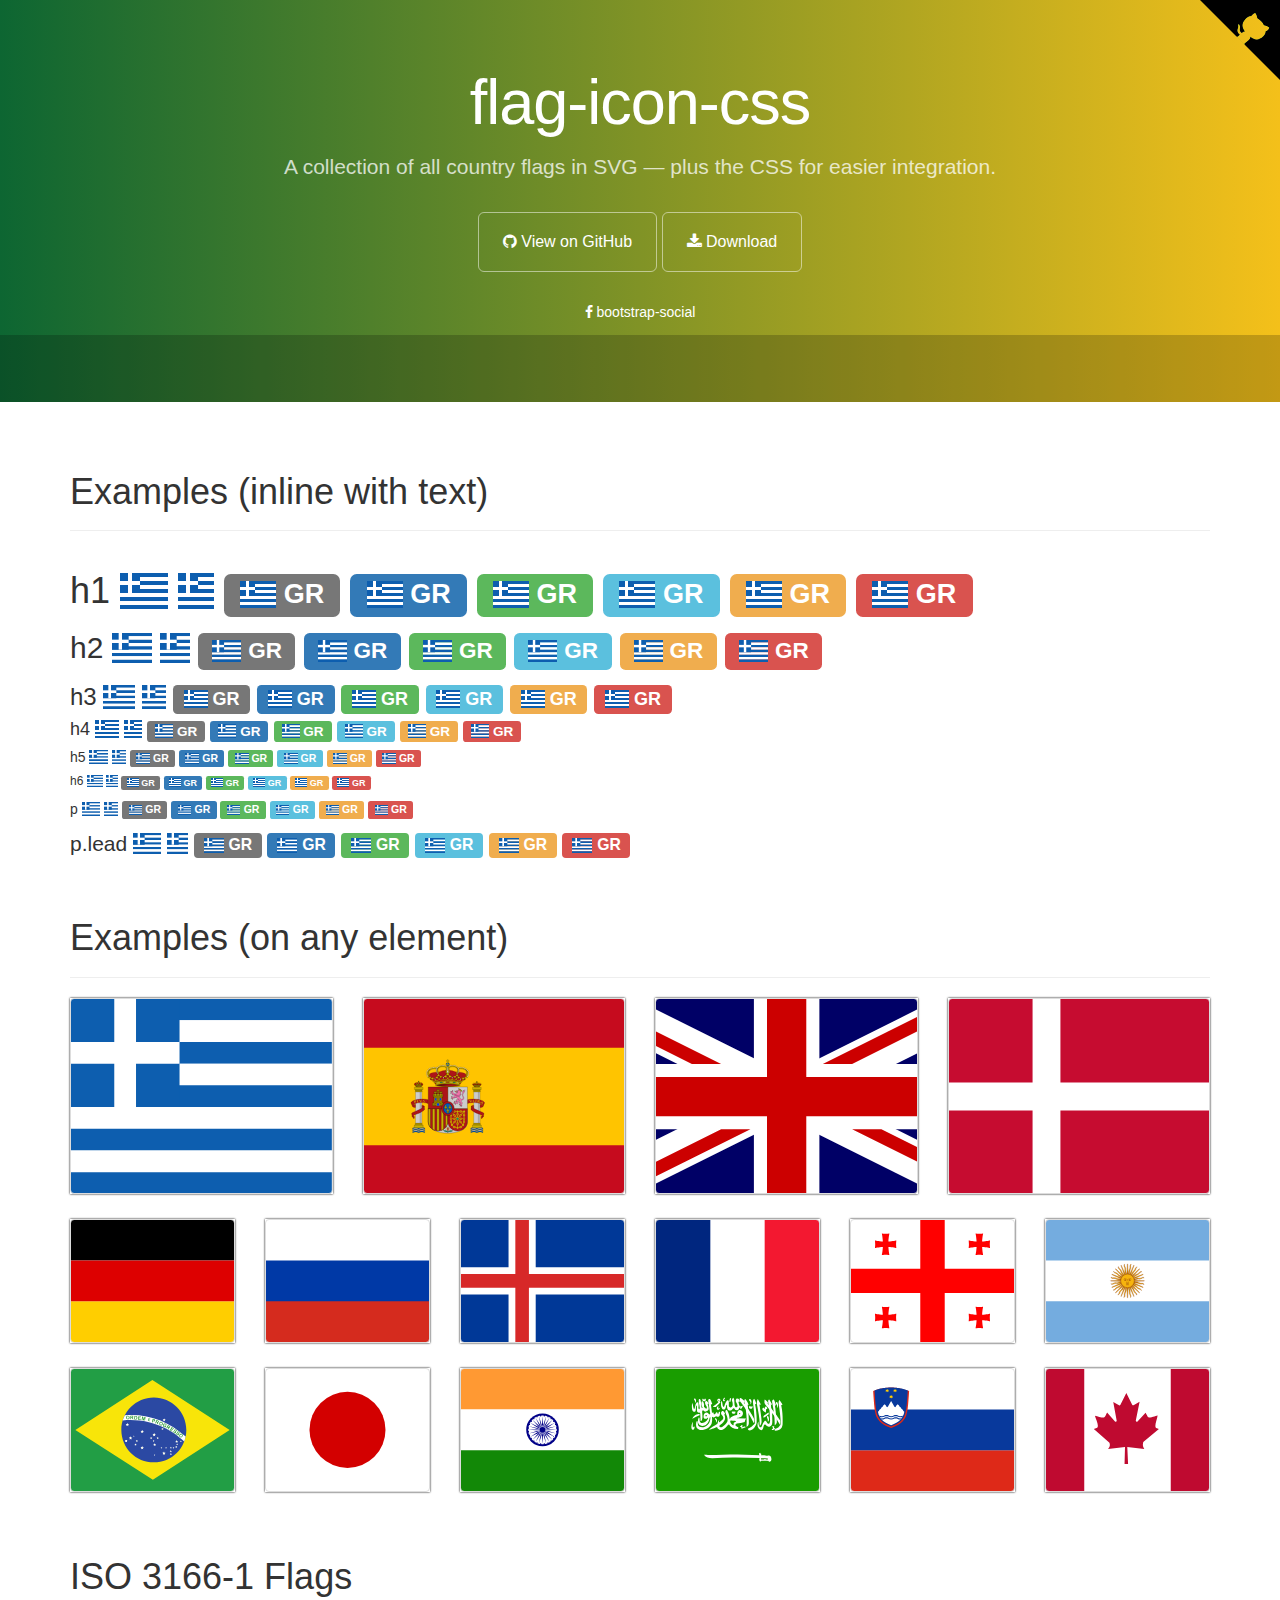
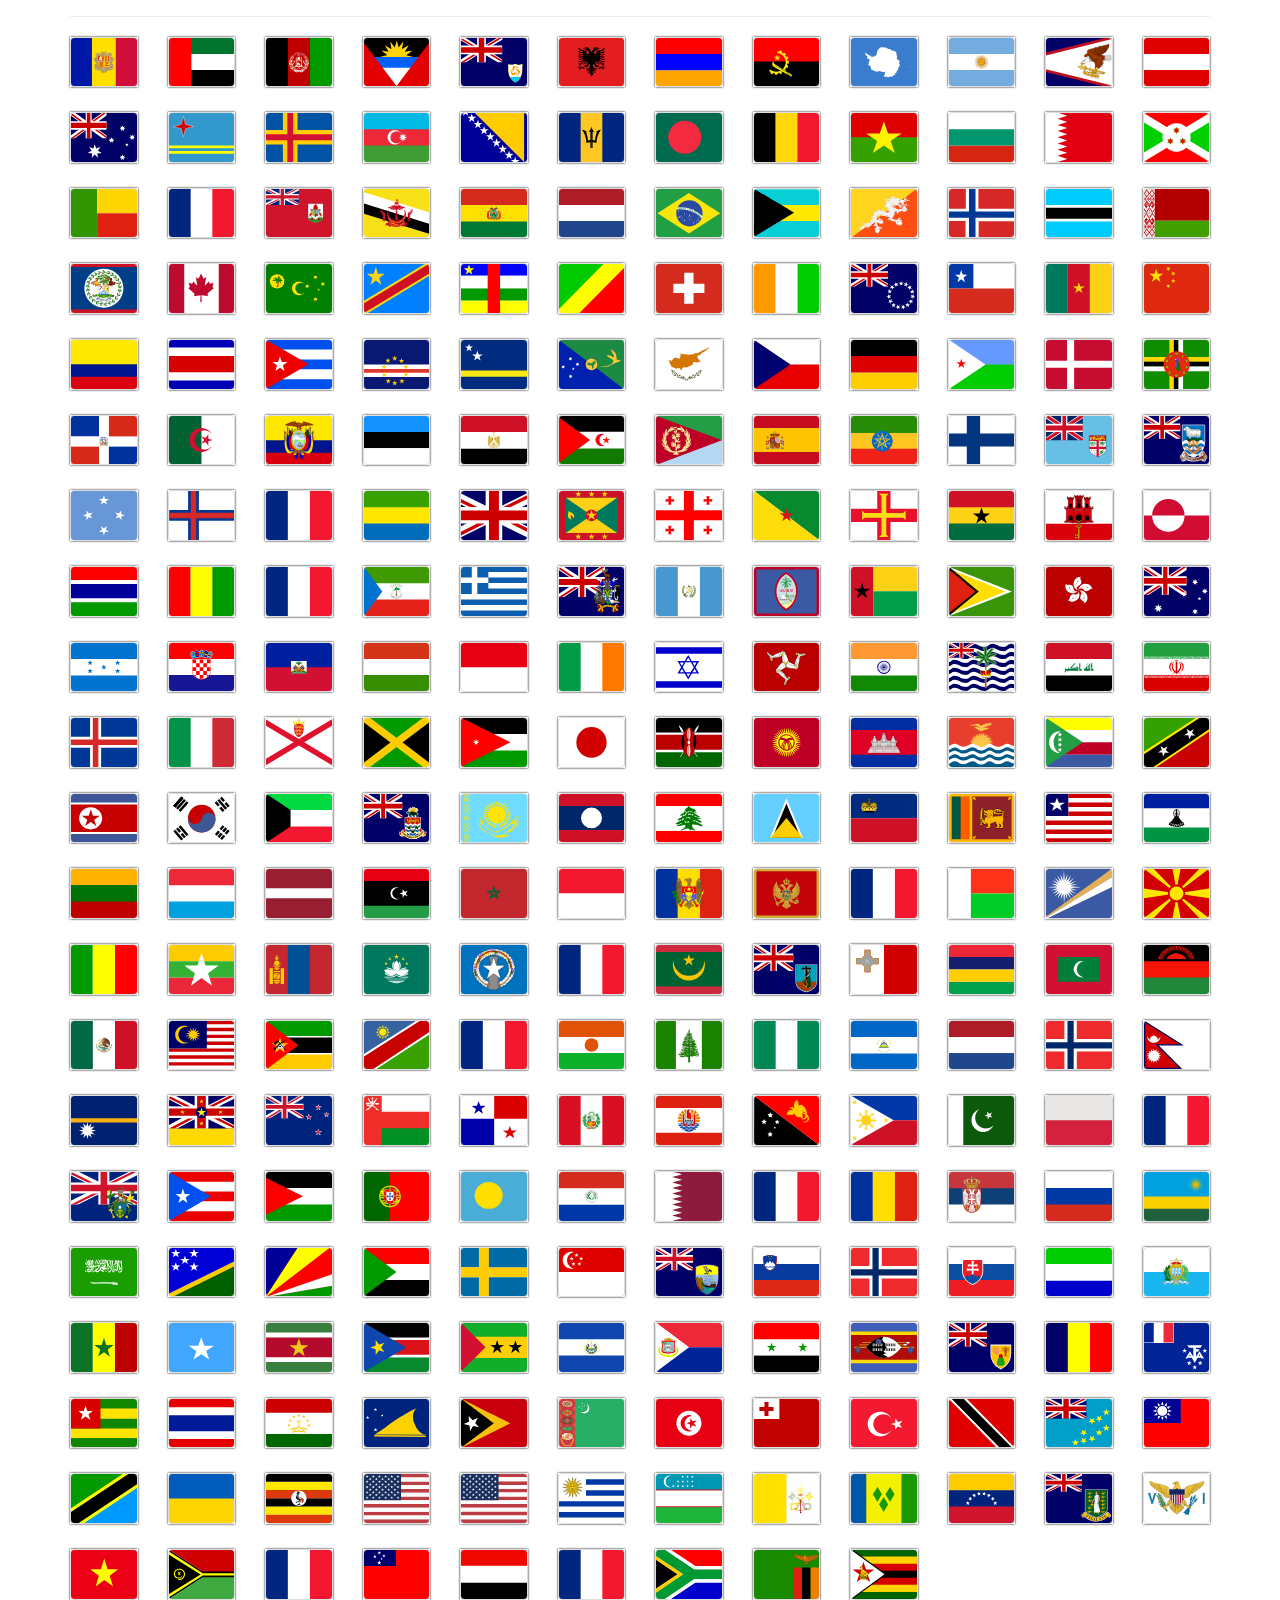
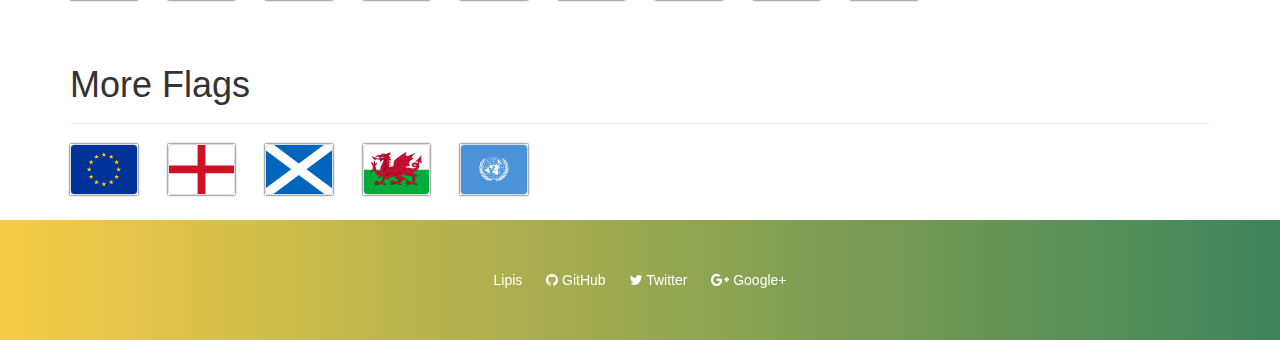
<file: src/assets/vendor/flag-icon-css/index.html>
<!DOCTYPE html>
<html lang="en">
  <head>
    <meta charset="utf-8">
    <meta name="viewport" content="width=device-width, initial-scale=1.0">
    <meta property="og:type" content="website" />
    <meta property="og:url" content="https://lipis.github.io/flag-icon-css/" />

    <title>SVG Country Flags | flag-icon-css</title>

    <link href="https://maxcdn.bootstrapcdn.com/bootstrap/3.3.6/css/bootstrap.min.css" rel="stylesheet" id="bootstrap">
    <link href="https://maxcdn.bootstrapcdn.com/font-awesome/4.5.0/css/font-awesome.min.css" rel="stylesheet">
    <link href="./assets/docs.css" rel="stylesheet">
    <link href="./css/flag-icon.css" rel="stylesheet">
  </head>

  <body>
    <div class="jumbotron">
      <div class="container">
        <h1>flag-icon-css</h1>
        <p>
          A collection of all country flags in SVG — plus the CSS for easier integration.
        </p>
        <a href="https://github.com/lipis/flag-icon-css" class="btn btn-outline btn-lg"><span class="fa fa-github"></span> View on GitHub</a>
        <a href="https://github.com/lipis/flag-icon-css/archive/master.zip" class="btn btn-outline btn-lg"><span class="fa fa-download"></span> Download</a>
        <ul class="jumbotron-links">
          <li><a href="https://lipis.github.io/bootstrap-social"><span class="fa fa-facebook"></span> bootstrap-social</a></li>
        </ul>
      </div>
      <div class="bottom">
        <iframe src="https://ghbtns.com/github-btn.html?user=lipis&amp;repo=flag-icon-css&amp;type=watch&amp;count=true" class="social-share"></iframe>
      </div>
    </div>
    <script>
      if (window.location.hostname.indexOf('github') > 0) {
        window.location.replace("http://flag-icon-css.lip.is/");
      }
    </script>
    <div class="container">
      <section id="examples">
        <div class="page-header">
          <h1>Examples (inline with text)</h1>
        </div>
        <div class="no-wrap">
          <h1>
            h1
            <span class="flag-icon flag-icon-gr"></span>
            <span class="flag-icon flag-icon-squared flag-icon-gr"></span>
            <span class="label label-default"><span class="flag-icon flag-icon-gr"></span> GR</span>
            <span class="label label-primary"><span class="flag-icon flag-icon-gr"></span> GR</span>
            <span class="label label-success"><span class="flag-icon flag-icon-gr"></span> GR</span>
            <span class="label label-info"><span class="flag-icon flag-icon-gr"></span> GR</span>
            <span class="label label-warning"><span class="flag-icon flag-icon-gr"></span> GR</span>
            <span class="label label-danger"><span class="flag-icon flag-icon-gr"></span> GR</span>
          </h1>
          <h2>
            h2
            <span class="flag-icon flag-icon-gr"></span>
            <span class="flag-icon flag-icon-squared flag-icon-gr"></span>
            <span class="label label-default"><span class="flag-icon flag-icon-gr"></span> GR</span>
            <span class="label label-primary"><span class="flag-icon flag-icon-gr"></span> GR</span>
            <span class="label label-success"><span class="flag-icon flag-icon-gr"></span> GR</span>
            <span class="label label-info"><span class="flag-icon flag-icon-gr"></span> GR</span>
            <span class="label label-warning"><span class="flag-icon flag-icon-gr"></span> GR</span>
            <span class="label label-danger"><span class="flag-icon flag-icon-gr"></span> GR</span>
          </h2>
          <h3>
            h3
            <span class="flag-icon flag-icon-gr"></span>
            <span class="flag-icon flag-icon-squared flag-icon-gr"></span>
            <span class="label label-default"><span class="flag-icon flag-icon-gr"></span> GR</span>
            <span class="label label-primary"><span class="flag-icon flag-icon-gr"></span> GR</span>
            <span class="label label-success"><span class="flag-icon flag-icon-gr"></span> GR</span>
            <span class="label label-info"><span class="flag-icon flag-icon-gr"></span> GR</span>
            <span class="label label-warning"><span class="flag-icon flag-icon-gr"></span> GR</span>
            <span class="label label-danger"><span class="flag-icon flag-icon-gr"></span> GR</span>
          </h3>
          <h4>
            h4
            <span class="flag-icon flag-icon-gr"></span>
            <span class="flag-icon flag-icon-squared flag-icon-gr"></span>
            <span class="label label-default"><span class="flag-icon flag-icon-gr"></span> GR</span>
            <span class="label label-primary"><span class="flag-icon flag-icon-gr"></span> GR</span>
            <span class="label label-success"><span class="flag-icon flag-icon-gr"></span> GR</span>
            <span class="label label-info"><span class="flag-icon flag-icon-gr"></span> GR</span>
            <span class="label label-warning"><span class="flag-icon flag-icon-gr"></span> GR</span>
            <span class="label label-danger"><span class="flag-icon flag-icon-gr"></span> GR</span>
          </h4>
          <h5>
            h5
            <span class="flag-icon flag-icon-gr"></span>
            <span class="flag-icon flag-icon-squared flag-icon-gr"></span>
            <span class="label label-default"><span class="flag-icon flag-icon-gr"></span> GR</span>
            <span class="label label-primary"><span class="flag-icon flag-icon-gr"></span> GR</span>
            <span class="label label-success"><span class="flag-icon flag-icon-gr"></span> GR</span>
            <span class="label label-info"><span class="flag-icon flag-icon-gr"></span> GR</span>
            <span class="label label-warning"><span class="flag-icon flag-icon-gr"></span> GR</span>
            <span class="label label-danger"><span class="flag-icon flag-icon-gr"></span> GR</span>
          </h5>
          <h6>
            h6
            <span class="flag-icon flag-icon-gr"></span>
            <span class="flag-icon flag-icon-squared flag-icon-gr"></span>
            <span class="label label-default"><span class="flag-icon flag-icon-gr"></span> GR</span>
            <span class="label label-primary"><span class="flag-icon flag-icon-gr"></span> GR</span>
            <span class="label label-success"><span class="flag-icon flag-icon-gr"></span> GR</span>
            <span class="label label-info"><span class="flag-icon flag-icon-gr"></span> GR</span>
            <span class="label label-warning"><span class="flag-icon flag-icon-gr"></span> GR</span>
            <span class="label label-danger"><span class="flag-icon flag-icon-gr"></span> GR</span>
          </h6>
          <p>
            p
            <span class="flag-icon flag-icon-gr"></span>
            <span class="flag-icon flag-icon-squared flag-icon-gr"></span>
            <span class="label label-default"><span class="flag-icon flag-icon-gr"></span> GR</span>
            <span class="label label-primary"><span class="flag-icon flag-icon-gr"></span> GR</span>
            <span class="label label-success"><span class="flag-icon flag-icon-gr"></span> GR</span>
            <span class="label label-info"><span class="flag-icon flag-icon-gr"></span> GR</span>
            <span class="label label-warning"><span class="flag-icon flag-icon-gr"></span> GR</span>
            <span class="label label-danger"><span class="flag-icon flag-icon-gr"></span> GR</span>
          </p>
          <p class="lead">
            p.lead
            <span class="flag-icon flag-icon-gr"></span>
            <span class="flag-icon flag-icon-squared flag-icon-gr"></span>
            <span class="label label-default"><span class="flag-icon flag-icon-gr"></span> GR</span>
            <span class="label label-primary"><span class="flag-icon flag-icon-gr"></span> GR</span>
            <span class="label label-success"><span class="flag-icon flag-icon-gr"></span> GR</span>
            <span class="label label-info"><span class="flag-icon flag-icon-gr"></span> GR</span>
            <span class="label label-warning"><span class="flag-icon flag-icon-gr"></span> GR</span>
            <span class="label label-danger"><span class="flag-icon flag-icon-gr"></span> GR</span>
          </p>
        </section>
      </section>
      <section id="more" class="d">
        <div class="page-header">
          <h1>Examples (on any element)</h1>
        </div>
        <div class="row">
          <div class="col-lg-3 col-md-4 col-sm-4 col-xs-6">
            <div class="flag-wrapper">
              <div class="img-thumbnail flag flag-icon-background flag-icon-gr"></div>
            </div>
          </div>
          <div class="col-lg-3 col-md-4 col-sm-4 col-xs-6">
            <div class="flag-wrapper">
              <div class="img-thumbnail flag flag-icon-background flag-icon-es"></div>
            </div>
          </div>
          <div class="col-lg-3 col-md-4 col-sm-4 col-xs-3">
            <div class="flag-wrapper">
              <div class="img-thumbnail flag flag-icon-background flag-icon-gb"></div>
            </div>
          </div>
          <div class="col-lg-3 col-sm-2 col-xs-3">
            <div class="flag-wrapper">
              <div class="img-thumbnail flag flag-icon-background flag-icon-dk"></div>
            </div>
          </div>
          <div class="col-sm-2 col-xs-3">
            <div class="flag-wrapper">
              <div class="img-thumbnail flag flag-icon-background flag-icon-de"></div>
            </div>
          </div>
          <div class="col-sm-2 col-xs-3">
            <div class="flag-wrapper">
              <div class="img-thumbnail flag flag-icon-background flag-icon-ru"></div>
            </div>
          </div>
          <div class="col-sm-2 col-xs-3">
            <div class="flag-wrapper">
              <div class="img-thumbnail flag flag-icon-background flag-icon-is"></div>
            </div>
          </div>
          <div class="col-sm-2 col-xs-3">
            <div class="flag-wrapper">
              <div class="img-thumbnail flag flag-icon-background flag-icon-fr"></div>
            </div>
          </div>
          <div class="col-sm-2 col-xs-3">
            <div class="flag-wrapper">
              <div class="img-thumbnail flag flag-icon-background flag-icon-ge"></div>
            </div>
          </div>
          <div class="col-sm-2 col-xs-3">
            <div class="flag-wrapper">
              <div class="img-thumbnail flag flag-icon-background flag-icon-ar"></div>
            </div>
          </div>
          <div class="col-sm-2 col-xs-3">
            <div class="flag-wrapper">
              <div class="img-thumbnail flag flag-icon-background flag-icon-br"></div>
            </div>
          </div>
          <div class="col-sm-2 col-xs-3">
            <div class="flag-wrapper">
              <div class="img-thumbnail flag flag-icon-background flag-icon-jp"></div>
            </div>
          </div>
          <div class="col-sm-2 col-xs-3 hidden-xs">
            <div class="flag-wrapper">
              <div class="img-thumbnail flag flag-icon-background flag-icon-in"></div>
            </div>
          </div>
          <div class="col-sm-2 col-xs-3">
            <div class="flag-wrapper">
              <div class="img-thumbnail flag flag-icon-background flag-icon-sa"></div>
            </div>
          </div>
          <div class="col-sm-2 col-xs-3">
            <div class="flag-wrapper">
              <div class="img-thumbnail flag flag-icon-background flag-icon-si"></div>
            </div>
          </div>
          <div class="col-sm-2 col-xs-3 visible-lg">
            <div class="flag-wrapper">
              <div class="img-thumbnail flag flag-icon-background flag-icon-ca"></div>
            </div>
          </div>
        </div>
      </section>
      <section class="all-flags">
        <div class="page-header">
          <h1>ISO 3166-1 Flags</h1>
        </div>
        <div class="row">
          <div class="col-md-1 col-sm-2 col-xs-3"><div class="flag-wrapper"><div class="img-thumbnail flag flag-icon-background flag-icon-ad" title="ad" id="ad"></div></div></div>
          <div class="col-md-1 col-sm-2 col-xs-3"><div class="flag-wrapper"><div class="img-thumbnail flag flag-icon-background flag-icon-ae" title="ae" id="ae"></div></div></div>
          <div class="col-md-1 col-sm-2 col-xs-3"><div class="flag-wrapper"><div class="img-thumbnail flag flag-icon-background flag-icon-af" title="af" id="af"></div></div></div>
          <div class="col-md-1 col-sm-2 col-xs-3"><div class="flag-wrapper"><div class="img-thumbnail flag flag-icon-background flag-icon-ag" title="ag" id="ag"></div></div></div>
          <div class="col-md-1 col-sm-2 col-xs-3"><div class="flag-wrapper"><div class="img-thumbnail flag flag-icon-background flag-icon-ai" title="ai" id="ai"></div></div></div>
          <div class="col-md-1 col-sm-2 col-xs-3"><div class="flag-wrapper"><div class="img-thumbnail flag flag-icon-background flag-icon-al" title="al" id="al"></div></div></div>
          <div class="col-md-1 col-sm-2 col-xs-3"><div class="flag-wrapper"><div class="img-thumbnail flag flag-icon-background flag-icon-am" title="am" id="am"></div></div></div>
          <div class="col-md-1 col-sm-2 col-xs-3"><div class="flag-wrapper"><div class="img-thumbnail flag flag-icon-background flag-icon-ao" title="ao" id="ao"></div></div></div>
          <div class="col-md-1 col-sm-2 col-xs-3"><div class="flag-wrapper"><div class="img-thumbnail flag flag-icon-background flag-icon-aq" title="aq" id="aq"></div></div></div>
          <div class="col-md-1 col-sm-2 col-xs-3"><div class="flag-wrapper"><div class="img-thumbnail flag flag-icon-background flag-icon-ar" title="ar" id="ar"></div></div></div>
          <div class="col-md-1 col-sm-2 col-xs-3"><div class="flag-wrapper"><div class="img-thumbnail flag flag-icon-background flag-icon-as" title="as" id="as"></div></div></div>
          <div class="col-md-1 col-sm-2 col-xs-3"><div class="flag-wrapper"><div class="img-thumbnail flag flag-icon-background flag-icon-at" title="at" id="at"></div></div></div>
          <div class="col-md-1 col-sm-2 col-xs-3"><div class="flag-wrapper"><div class="img-thumbnail flag flag-icon-background flag-icon-au" title="au" id="au"></div></div></div>
          <div class="col-md-1 col-sm-2 col-xs-3"><div class="flag-wrapper"><div class="img-thumbnail flag flag-icon-background flag-icon-aw" title="aw" id="aw"></div></div></div>
          <div class="col-md-1 col-sm-2 col-xs-3"><div class="flag-wrapper"><div class="img-thumbnail flag flag-icon-background flag-icon-ax" title="ax" id="ax"></div></div></div>
          <div class="col-md-1 col-sm-2 col-xs-3"><div class="flag-wrapper"><div class="img-thumbnail flag flag-icon-background flag-icon-az" title="az" id="az"></div></div></div>
          <div class="col-md-1 col-sm-2 col-xs-3"><div class="flag-wrapper"><div class="img-thumbnail flag flag-icon-background flag-icon-ba" title="ba" id="ba"></div></div></div>
          <div class="col-md-1 col-sm-2 col-xs-3"><div class="flag-wrapper"><div class="img-thumbnail flag flag-icon-background flag-icon-bb" title="bb" id="bb"></div></div></div>
          <div class="col-md-1 col-sm-2 col-xs-3"><div class="flag-wrapper"><div class="img-thumbnail flag flag-icon-background flag-icon-bd" title="bd" id="bd"></div></div></div>
          <div class="col-md-1 col-sm-2 col-xs-3"><div class="flag-wrapper"><div class="img-thumbnail flag flag-icon-background flag-icon-be" title="be" id="be"></div></div></div>
          <div class="col-md-1 col-sm-2 col-xs-3"><div class="flag-wrapper"><div class="img-thumbnail flag flag-icon-background flag-icon-bf" title="bf" id="bf"></div></div></div>
          <div class="col-md-1 col-sm-2 col-xs-3"><div class="flag-wrapper"><div class="img-thumbnail flag flag-icon-background flag-icon-bg" title="bg" id="bg"></div></div></div>
          <div class="col-md-1 col-sm-2 col-xs-3"><div class="flag-wrapper"><div class="img-thumbnail flag flag-icon-background flag-icon-bh" title="bh" id="bh"></div></div></div>
          <div class="col-md-1 col-sm-2 col-xs-3"><div class="flag-wrapper"><div class="img-thumbnail flag flag-icon-background flag-icon-bi" title="bi" id="bi"></div></div></div>
          <div class="col-md-1 col-sm-2 col-xs-3"><div class="flag-wrapper"><div class="img-thumbnail flag flag-icon-background flag-icon-bj" title="bj" id="bj"></div></div></div>
          <div class="col-md-1 col-sm-2 col-xs-3"><div class="flag-wrapper"><div class="img-thumbnail flag flag-icon-background flag-icon-bl" title="bl" id="bl"></div></div></div>
          <div class="col-md-1 col-sm-2 col-xs-3"><div class="flag-wrapper"><div class="img-thumbnail flag flag-icon-background flag-icon-bm" title="bm" id="bm"></div></div></div>
          <div class="col-md-1 col-sm-2 col-xs-3"><div class="flag-wrapper"><div class="img-thumbnail flag flag-icon-background flag-icon-bn" title="bn" id="bn"></div></div></div>
          <div class="col-md-1 col-sm-2 col-xs-3"><div class="flag-wrapper"><div class="img-thumbnail flag flag-icon-background flag-icon-bo" title="bo" id="bo"></div></div></div>
          <div class="col-md-1 col-sm-2 col-xs-3"><div class="flag-wrapper"><div class="img-thumbnail flag flag-icon-background flag-icon-bq" title="bq" id="bq"></div></div></div>
          <div class="col-md-1 col-sm-2 col-xs-3"><div class="flag-wrapper"><div class="img-thumbnail flag flag-icon-background flag-icon-br" title="br" id="br"></div></div></div>
          <div class="col-md-1 col-sm-2 col-xs-3"><div class="flag-wrapper"><div class="img-thumbnail flag flag-icon-background flag-icon-bs" title="bs" id="bs"></div></div></div>
          <div class="col-md-1 col-sm-2 col-xs-3"><div class="flag-wrapper"><div class="img-thumbnail flag flag-icon-background flag-icon-bt" title="bt" id="bt"></div></div></div>
          <div class="col-md-1 col-sm-2 col-xs-3"><div class="flag-wrapper"><div class="img-thumbnail flag flag-icon-background flag-icon-bv" title="bv" id="bv"></div></div></div>
          <div class="col-md-1 col-sm-2 col-xs-3"><div class="flag-wrapper"><div class="img-thumbnail flag flag-icon-background flag-icon-bw" title="bw" id="bw"></div></div></div>
          <div class="col-md-1 col-sm-2 col-xs-3"><div class="flag-wrapper"><div class="img-thumbnail flag flag-icon-background flag-icon-by" title="by" id="by"></div></div></div>
          <div class="col-md-1 col-sm-2 col-xs-3"><div class="flag-wrapper"><div class="img-thumbnail flag flag-icon-background flag-icon-bz" title="bz" id="bz"></div></div></div>
          <div class="col-md-1 col-sm-2 col-xs-3"><div class="flag-wrapper"><div class="img-thumbnail flag flag-icon-background flag-icon-ca" title="ca" id="ca"></div></div></div>
          <div class="col-md-1 col-sm-2 col-xs-3"><div class="flag-wrapper"><div class="img-thumbnail flag flag-icon-background flag-icon-cc" title="cc" id="cc"></div></div></div>
          <div class="col-md-1 col-sm-2 col-xs-3"><div class="flag-wrapper"><div class="img-thumbnail flag flag-icon-background flag-icon-cd" title="cd" id="cd"></div></div></div>
          <div class="col-md-1 col-sm-2 col-xs-3"><div class="flag-wrapper"><div class="img-thumbnail flag flag-icon-background flag-icon-cf" title="cf" id="cf"></div></div></div>
          <div class="col-md-1 col-sm-2 col-xs-3"><div class="flag-wrapper"><div class="img-thumbnail flag flag-icon-background flag-icon-cg" title="cg" id="cg"></div></div></div>
          <div class="col-md-1 col-sm-2 col-xs-3"><div class="flag-wrapper"><div class="img-thumbnail flag flag-icon-background flag-icon-ch" title="ch" id="ch"></div></div></div>
          <div class="col-md-1 col-sm-2 col-xs-3"><div class="flag-wrapper"><div class="img-thumbnail flag flag-icon-background flag-icon-ci" title="ci" id="ci"></div></div></div>
          <div class="col-md-1 col-sm-2 col-xs-3"><div class="flag-wrapper"><div class="img-thumbnail flag flag-icon-background flag-icon-ck" title="ck" id="ck"></div></div></div>
          <div class="col-md-1 col-sm-2 col-xs-3"><div class="flag-wrapper"><div class="img-thumbnail flag flag-icon-background flag-icon-cl" title="cl" id="cl"></div></div></div>
          <div class="col-md-1 col-sm-2 col-xs-3"><div class="flag-wrapper"><div class="img-thumbnail flag flag-icon-background flag-icon-cm" title="cm" id="cm"></div></div></div>
          <div class="col-md-1 col-sm-2 col-xs-3"><div class="flag-wrapper"><div class="img-thumbnail flag flag-icon-background flag-icon-cn" title="cn" id="cn"></div></div></div>
          <div class="col-md-1 col-sm-2 col-xs-3"><div class="flag-wrapper"><div class="img-thumbnail flag flag-icon-background flag-icon-co" title="co" id="co"></div></div></div>
          <div class="col-md-1 col-sm-2 col-xs-3"><div class="flag-wrapper"><div class="img-thumbnail flag flag-icon-background flag-icon-cr" title="cr" id="cr"></div></div></div>
          <div class="col-md-1 col-sm-2 col-xs-3"><div class="flag-wrapper"><div class="img-thumbnail flag flag-icon-background flag-icon-cu" title="cu" id="cu"></div></div></div>
          <div class="col-md-1 col-sm-2 col-xs-3"><div class="flag-wrapper"><div class="img-thumbnail flag flag-icon-background flag-icon-cv" title="cv" id="cv"></div></div></div>
          <div class="col-md-1 col-sm-2 col-xs-3"><div class="flag-wrapper"><div class="img-thumbnail flag flag-icon-background flag-icon-cw" title="cw" id="cw"></div></div></div>
          <div class="col-md-1 col-sm-2 col-xs-3"><div class="flag-wrapper"><div class="img-thumbnail flag flag-icon-background flag-icon-cx" title="cx" id="cx"></div></div></div>
          <div class="col-md-1 col-sm-2 col-xs-3"><div class="flag-wrapper"><div class="img-thumbnail flag flag-icon-background flag-icon-cy" title="cy" id="cy"></div></div></div>
          <div class="col-md-1 col-sm-2 col-xs-3"><div class="flag-wrapper"><div class="img-thumbnail flag flag-icon-background flag-icon-cz" title="cz" id="cz"></div></div></div>
          <div class="col-md-1 col-sm-2 col-xs-3"><div class="flag-wrapper"><div class="img-thumbnail flag flag-icon-background flag-icon-de" title="de" id="de"></div></div></div>
          <div class="col-md-1 col-sm-2 col-xs-3"><div class="flag-wrapper"><div class="img-thumbnail flag flag-icon-background flag-icon-dj" title="dj" id="dj"></div></div></div>
          <div class="col-md-1 col-sm-2 col-xs-3"><div class="flag-wrapper"><div class="img-thumbnail flag flag-icon-background flag-icon-dk" title="dk" id="dk"></div></div></div>
          <div class="col-md-1 col-sm-2 col-xs-3"><div class="flag-wrapper"><div class="img-thumbnail flag flag-icon-background flag-icon-dm" title="dm" id="dm"></div></div></div>
          <div class="col-md-1 col-sm-2 col-xs-3"><div class="flag-wrapper"><div class="img-thumbnail flag flag-icon-background flag-icon-do" title="do" id="do"></div></div></div>
          <div class="col-md-1 col-sm-2 col-xs-3"><div class="flag-wrapper"><div class="img-thumbnail flag flag-icon-background flag-icon-dz" title="dz" id="dz"></div></div></div>
          <div class="col-md-1 col-sm-2 col-xs-3"><div class="flag-wrapper"><div class="img-thumbnail flag flag-icon-background flag-icon-ec" title="ec" id="ec"></div></div></div>
          <div class="col-md-1 col-sm-2 col-xs-3"><div class="flag-wrapper"><div class="img-thumbnail flag flag-icon-background flag-icon-ee" title="ee" id="ee"></div></div></div>
          <div class="col-md-1 col-sm-2 col-xs-3"><div class="flag-wrapper"><div class="img-thumbnail flag flag-icon-background flag-icon-eg" title="eg" id="eg"></div></div></div>
          <div class="col-md-1 col-sm-2 col-xs-3"><div class="flag-wrapper"><div class="img-thumbnail flag flag-icon-background flag-icon-eh" title="eh" id="eh"></div></div></div>
          <div class="col-md-1 col-sm-2 col-xs-3"><div class="flag-wrapper"><div class="img-thumbnail flag flag-icon-background flag-icon-er" title="er" id="er"></div></div></div>
          <div class="col-md-1 col-sm-2 col-xs-3"><div class="flag-wrapper"><div class="img-thumbnail flag flag-icon-background flag-icon-es" title="es" id="es"></div></div></div>
          <div class="col-md-1 col-sm-2 col-xs-3"><div class="flag-wrapper"><div class="img-thumbnail flag flag-icon-background flag-icon-et" title="et" id="et"></div></div></div>
          <div class="col-md-1 col-sm-2 col-xs-3"><div class="flag-wrapper"><div class="img-thumbnail flag flag-icon-background flag-icon-fi" title="fi" id="fi"></div></div></div>
          <div class="col-md-1 col-sm-2 col-xs-3"><div class="flag-wrapper"><div class="img-thumbnail flag flag-icon-background flag-icon-fj" title="fj" id="fj"></div></div></div>
          <div class="col-md-1 col-sm-2 col-xs-3"><div class="flag-wrapper"><div class="img-thumbnail flag flag-icon-background flag-icon-fk" title="fk" id="fk"></div></div></div>
          <div class="col-md-1 col-sm-2 col-xs-3"><div class="flag-wrapper"><div class="img-thumbnail flag flag-icon-background flag-icon-fm" title="fm" id="fm"></div></div></div>
          <div class="col-md-1 col-sm-2 col-xs-3"><div class="flag-wrapper"><div class="img-thumbnail flag flag-icon-background flag-icon-fo" title="fo" id="fo"></div></div></div>
          <div class="col-md-1 col-sm-2 col-xs-3"><div class="flag-wrapper"><div class="img-thumbnail flag flag-icon-background flag-icon-fr" title="fr" id="fr"></div></div></div>
          <div class="col-md-1 col-sm-2 col-xs-3"><div class="flag-wrapper"><div class="img-thumbnail flag flag-icon-background flag-icon-ga" title="ga" id="ga"></div></div></div>
          <div class="col-md-1 col-sm-2 col-xs-3"><div class="flag-wrapper"><div class="img-thumbnail flag flag-icon-background flag-icon-gb" title="gb" id="gb"></div></div></div>
          <div class="col-md-1 col-sm-2 col-xs-3"><div class="flag-wrapper"><div class="img-thumbnail flag flag-icon-background flag-icon-gd" title="gd" id="gd"></div></div></div>
          <div class="col-md-1 col-sm-2 col-xs-3"><div class="flag-wrapper"><div class="img-thumbnail flag flag-icon-background flag-icon-ge" title="ge" id="ge"></div></div></div>
          <div class="col-md-1 col-sm-2 col-xs-3"><div class="flag-wrapper"><div class="img-thumbnail flag flag-icon-background flag-icon-gf" title="gf" id="gf"></div></div></div>
          <div class="col-md-1 col-sm-2 col-xs-3"><div class="flag-wrapper"><div class="img-thumbnail flag flag-icon-background flag-icon-gg" title="gg" id="gg"></div></div></div>
          <div class="col-md-1 col-sm-2 col-xs-3"><div class="flag-wrapper"><div class="img-thumbnail flag flag-icon-background flag-icon-gh" title="gh" id="gh"></div></div></div>
          <div class="col-md-1 col-sm-2 col-xs-3"><div class="flag-wrapper"><div class="img-thumbnail flag flag-icon-background flag-icon-gi" title="gi" id="gi"></div></div></div>
          <div class="col-md-1 col-sm-2 col-xs-3"><div class="flag-wrapper"><div class="img-thumbnail flag flag-icon-background flag-icon-gl" title="gl" id="gl"></div></div></div>
          <div class="col-md-1 col-sm-2 col-xs-3"><div class="flag-wrapper"><div class="img-thumbnail flag flag-icon-background flag-icon-gm" title="gm" id="gm"></div></div></div>
          <div class="col-md-1 col-sm-2 col-xs-3"><div class="flag-wrapper"><div class="img-thumbnail flag flag-icon-background flag-icon-gn" title="gn" id="gn"></div></div></div>
          <div class="col-md-1 col-sm-2 col-xs-3"><div class="flag-wrapper"><div class="img-thumbnail flag flag-icon-background flag-icon-gp" title="gp" id="gp"></div></div></div>
          <div class="col-md-1 col-sm-2 col-xs-3"><div class="flag-wrapper"><div class="img-thumbnail flag flag-icon-background flag-icon-gq" title="gq" id="gq"></div></div></div>
          <div class="col-md-1 col-sm-2 col-xs-3"><div class="flag-wrapper"><div class="img-thumbnail flag flag-icon-background flag-icon-gr" title="gr" id="gr"></div></div></div>
          <div class="col-md-1 col-sm-2 col-xs-3"><div class="flag-wrapper"><div class="img-thumbnail flag flag-icon-background flag-icon-gs" title="gs" id="gs"></div></div></div>
          <div class="col-md-1 col-sm-2 col-xs-3"><div class="flag-wrapper"><div class="img-thumbnail flag flag-icon-background flag-icon-gt" title="gt" id="gt"></div></div></div>
          <div class="col-md-1 col-sm-2 col-xs-3"><div class="flag-wrapper"><div class="img-thumbnail flag flag-icon-background flag-icon-gu" title="gu" id="gu"></div></div></div>
          <div class="col-md-1 col-sm-2 col-xs-3"><div class="flag-wrapper"><div class="img-thumbnail flag flag-icon-background flag-icon-gw" title="gw" id="gw"></div></div></div>
          <div class="col-md-1 col-sm-2 col-xs-3"><div class="flag-wrapper"><div class="img-thumbnail flag flag-icon-background flag-icon-gy" title="gy" id="gy"></div></div></div>
          <div class="col-md-1 col-sm-2 col-xs-3"><div class="flag-wrapper"><div class="img-thumbnail flag flag-icon-background flag-icon-hk" title="hk" id="hk"></div></div></div>
          <div class="col-md-1 col-sm-2 col-xs-3"><div class="flag-wrapper"><div class="img-thumbnail flag flag-icon-background flag-icon-hm" title="hm" id="hm"></div></div></div>
          <div class="col-md-1 col-sm-2 col-xs-3"><div class="flag-wrapper"><div class="img-thumbnail flag flag-icon-background flag-icon-hn" title="hn" id="hn"></div></div></div>
          <div class="col-md-1 col-sm-2 col-xs-3"><div class="flag-wrapper"><div class="img-thumbnail flag flag-icon-background flag-icon-hr" title="hr" id="hr"></div></div></div>
          <div class="col-md-1 col-sm-2 col-xs-3"><div class="flag-wrapper"><div class="img-thumbnail flag flag-icon-background flag-icon-ht" title="ht" id="ht"></div></div></div>
          <div class="col-md-1 col-sm-2 col-xs-3"><div class="flag-wrapper"><div class="img-thumbnail flag flag-icon-background flag-icon-hu" title="hu" id="hu"></div></div></div>
          <div class="col-md-1 col-sm-2 col-xs-3"><div class="flag-wrapper"><div class="img-thumbnail flag flag-icon-background flag-icon-id" title="id" id="id"></div></div></div>
          <div class="col-md-1 col-sm-2 col-xs-3"><div class="flag-wrapper"><div class="img-thumbnail flag flag-icon-background flag-icon-ie" title="ie" id="ie"></div></div></div>
          <div class="col-md-1 col-sm-2 col-xs-3"><div class="flag-wrapper"><div class="img-thumbnail flag flag-icon-background flag-icon-il" title="il" id="il"></div></div></div>
          <div class="col-md-1 col-sm-2 col-xs-3"><div class="flag-wrapper"><div class="img-thumbnail flag flag-icon-background flag-icon-im" title="im" id="im"></div></div></div>
          <div class="col-md-1 col-sm-2 col-xs-3"><div class="flag-wrapper"><div class="img-thumbnail flag flag-icon-background flag-icon-in" title="in" id="in"></div></div></div>
          <div class="col-md-1 col-sm-2 col-xs-3"><div class="flag-wrapper"><div class="img-thumbnail flag flag-icon-background flag-icon-io" title="io" id="io"></div></div></div>
          <div class="col-md-1 col-sm-2 col-xs-3"><div class="flag-wrapper"><div class="img-thumbnail flag flag-icon-background flag-icon-iq" title="iq" id="iq"></div></div></div>
          <div class="col-md-1 col-sm-2 col-xs-3"><div class="flag-wrapper"><div class="img-thumbnail flag flag-icon-background flag-icon-ir" title="ir" id="ir"></div></div></div>
          <div class="col-md-1 col-sm-2 col-xs-3"><div class="flag-wrapper"><div class="img-thumbnail flag flag-icon-background flag-icon-is" title="is" id="is"></div></div></div>
          <div class="col-md-1 col-sm-2 col-xs-3"><div class="flag-wrapper"><div class="img-thumbnail flag flag-icon-background flag-icon-it" title="it" id="it"></div></div></div>
          <div class="col-md-1 col-sm-2 col-xs-3"><div class="flag-wrapper"><div class="img-thumbnail flag flag-icon-background flag-icon-je" title="je" id="je"></div></div></div>
          <div class="col-md-1 col-sm-2 col-xs-3"><div class="flag-wrapper"><div class="img-thumbnail flag flag-icon-background flag-icon-jm" title="jm" id="jm"></div></div></div>
          <div class="col-md-1 col-sm-2 col-xs-3"><div class="flag-wrapper"><div class="img-thumbnail flag flag-icon-background flag-icon-jo" title="jo" id="jo"></div></div></div>
          <div class="col-md-1 col-sm-2 col-xs-3"><div class="flag-wrapper"><div class="img-thumbnail flag flag-icon-background flag-icon-jp" title="jp" id="jp"></div></div></div>
          <div class="col-md-1 col-sm-2 col-xs-3"><div class="flag-wrapper"><div class="img-thumbnail flag flag-icon-background flag-icon-ke" title="ke" id="ke"></div></div></div>
          <div class="col-md-1 col-sm-2 col-xs-3"><div class="flag-wrapper"><div class="img-thumbnail flag flag-icon-background flag-icon-kg" title="kg" id="kg"></div></div></div>
          <div class="col-md-1 col-sm-2 col-xs-3"><div class="flag-wrapper"><div class="img-thumbnail flag flag-icon-background flag-icon-kh" title="kh" id="kh"></div></div></div>
          <div class="col-md-1 col-sm-2 col-xs-3"><div class="flag-wrapper"><div class="img-thumbnail flag flag-icon-background flag-icon-ki" title="ki" id="ki"></div></div></div>
          <div class="col-md-1 col-sm-2 col-xs-3"><div class="flag-wrapper"><div class="img-thumbnail flag flag-icon-background flag-icon-km" title="km" id="km"></div></div></div>
          <div class="col-md-1 col-sm-2 col-xs-3"><div class="flag-wrapper"><div class="img-thumbnail flag flag-icon-background flag-icon-kn" title="kn" id="kn"></div></div></div>
          <div class="col-md-1 col-sm-2 col-xs-3"><div class="flag-wrapper"><div class="img-thumbnail flag flag-icon-background flag-icon-kp" title="kp" id="kp"></div></div></div>
          <div class="col-md-1 col-sm-2 col-xs-3"><div class="flag-wrapper"><div class="img-thumbnail flag flag-icon-background flag-icon-kr" title="kr" id="kr"></div></div></div>
          <div class="col-md-1 col-sm-2 col-xs-3"><div class="flag-wrapper"><div class="img-thumbnail flag flag-icon-background flag-icon-kw" title="kw" id="kw"></div></div></div>
          <div class="col-md-1 col-sm-2 col-xs-3"><div class="flag-wrapper"><div class="img-thumbnail flag flag-icon-background flag-icon-ky" title="ky" id="ky"></div></div></div>
          <div class="col-md-1 col-sm-2 col-xs-3"><div class="flag-wrapper"><div class="img-thumbnail flag flag-icon-background flag-icon-kz" title="kz" id="kz"></div></div></div>
          <div class="col-md-1 col-sm-2 col-xs-3"><div class="flag-wrapper"><div class="img-thumbnail flag flag-icon-background flag-icon-la" title="la" id="la"></div></div></div>
          <div class="col-md-1 col-sm-2 col-xs-3"><div class="flag-wrapper"><div class="img-thumbnail flag flag-icon-background flag-icon-lb" title="lb" id="lb"></div></div></div>
          <div class="col-md-1 col-sm-2 col-xs-3"><div class="flag-wrapper"><div class="img-thumbnail flag flag-icon-background flag-icon-lc" title="lc" id="lc"></div></div></div>
          <div class="col-md-1 col-sm-2 col-xs-3"><div class="flag-wrapper"><div class="img-thumbnail flag flag-icon-background flag-icon-li" title="li" id="li"></div></div></div>
          <div class="col-md-1 col-sm-2 col-xs-3"><div class="flag-wrapper"><div class="img-thumbnail flag flag-icon-background flag-icon-lk" title="lk" id="lk"></div></div></div>
          <div class="col-md-1 col-sm-2 col-xs-3"><div class="flag-wrapper"><div class="img-thumbnail flag flag-icon-background flag-icon-lr" title="lr" id="lr"></div></div></div>
          <div class="col-md-1 col-sm-2 col-xs-3"><div class="flag-wrapper"><div class="img-thumbnail flag flag-icon-background flag-icon-ls" title="ls" id="ls"></div></div></div>
          <div class="col-md-1 col-sm-2 col-xs-3"><div class="flag-wrapper"><div class="img-thumbnail flag flag-icon-background flag-icon-lt" title="lt" id="lt"></div></div></div>
          <div class="col-md-1 col-sm-2 col-xs-3"><div class="flag-wrapper"><div class="img-thumbnail flag flag-icon-background flag-icon-lu" title="lu" id="lu"></div></div></div>
          <div class="col-md-1 col-sm-2 col-xs-3"><div class="flag-wrapper"><div class="img-thumbnail flag flag-icon-background flag-icon-lv" title="lv" id="lv"></div></div></div>
          <div class="col-md-1 col-sm-2 col-xs-3"><div class="flag-wrapper"><div class="img-thumbnail flag flag-icon-background flag-icon-ly" title="ly" id="ly"></div></div></div>
          <div class="col-md-1 col-sm-2 col-xs-3"><div class="flag-wrapper"><div class="img-thumbnail flag flag-icon-background flag-icon-ma" title="ma" id="ma"></div></div></div>
          <div class="col-md-1 col-sm-2 col-xs-3"><div class="flag-wrapper"><div class="img-thumbnail flag flag-icon-background flag-icon-mc" title="mc" id="mc"></div></div></div>
          <div class="col-md-1 col-sm-2 col-xs-3"><div class="flag-wrapper"><div class="img-thumbnail flag flag-icon-background flag-icon-md" title="md" id="md"></div></div></div>
          <div class="col-md-1 col-sm-2 col-xs-3"><div class="flag-wrapper"><div class="img-thumbnail flag flag-icon-background flag-icon-me" title="me" id="me"></div></div></div>
          <div class="col-md-1 col-sm-2 col-xs-3"><div class="flag-wrapper"><div class="img-thumbnail flag flag-icon-background flag-icon-mf" title="mf" id="mf"></div></div></div>
          <div class="col-md-1 col-sm-2 col-xs-3"><div class="flag-wrapper"><div class="img-thumbnail flag flag-icon-background flag-icon-mg" title="mg" id="mg"></div></div></div>
          <div class="col-md-1 col-sm-2 col-xs-3"><div class="flag-wrapper"><div class="img-thumbnail flag flag-icon-background flag-icon-mh" title="mh" id="mh"></div></div></div>
          <div class="col-md-1 col-sm-2 col-xs-3"><div class="flag-wrapper"><div class="img-thumbnail flag flag-icon-background flag-icon-mk" title="mk" id="mk"></div></div></div>
          <div class="col-md-1 col-sm-2 col-xs-3"><div class="flag-wrapper"><div class="img-thumbnail flag flag-icon-background flag-icon-ml" title="ml" id="ml"></div></div></div>
          <div class="col-md-1 col-sm-2 col-xs-3"><div class="flag-wrapper"><div class="img-thumbnail flag flag-icon-background flag-icon-mm" title="mm" id="mm"></div></div></div>
          <div class="col-md-1 col-sm-2 col-xs-3"><div class="flag-wrapper"><div class="img-thumbnail flag flag-icon-background flag-icon-mn" title="mn" id="mn"></div></div></div>
          <div class="col-md-1 col-sm-2 col-xs-3"><div class="flag-wrapper"><div class="img-thumbnail flag flag-icon-background flag-icon-mo" title="mo" id="mo"></div></div></div>
          <div class="col-md-1 col-sm-2 col-xs-3"><div class="flag-wrapper"><div class="img-thumbnail flag flag-icon-background flag-icon-mp" title="mp" id="mp"></div></div></div>
          <div class="col-md-1 col-sm-2 col-xs-3"><div class="flag-wrapper"><div class="img-thumbnail flag flag-icon-background flag-icon-mq" title="mq" id="mq"></div></div></div>
          <div class="col-md-1 col-sm-2 col-xs-3"><div class="flag-wrapper"><div class="img-thumbnail flag flag-icon-background flag-icon-mr" title="mr" id="mr"></div></div></div>
          <div class="col-md-1 col-sm-2 col-xs-3"><div class="flag-wrapper"><div class="img-thumbnail flag flag-icon-background flag-icon-ms" title="ms" id="ms"></div></div></div>
          <div class="col-md-1 col-sm-2 col-xs-3"><div class="flag-wrapper"><div class="img-thumbnail flag flag-icon-background flag-icon-mt" title="mt" id="mt"></div></div></div>
          <div class="col-md-1 col-sm-2 col-xs-3"><div class="flag-wrapper"><div class="img-thumbnail flag flag-icon-background flag-icon-mu" title="mu" id="mu"></div></div></div>
          <div class="col-md-1 col-sm-2 col-xs-3"><div class="flag-wrapper"><div class="img-thumbnail flag flag-icon-background flag-icon-mv" title="mv" id="mv"></div></div></div>
          <div class="col-md-1 col-sm-2 col-xs-3"><div class="flag-wrapper"><div class="img-thumbnail flag flag-icon-background flag-icon-mw" title="mw" id="mw"></div></div></div>
          <div class="col-md-1 col-sm-2 col-xs-3"><div class="flag-wrapper"><div class="img-thumbnail flag flag-icon-background flag-icon-mx" title="mx" id="mx"></div></div></div>
          <div class="col-md-1 col-sm-2 col-xs-3"><div class="flag-wrapper"><div class="img-thumbnail flag flag-icon-background flag-icon-my" title="my" id="my"></div></div></div>
          <div class="col-md-1 col-sm-2 col-xs-3"><div class="flag-wrapper"><div class="img-thumbnail flag flag-icon-background flag-icon-mz" title="mz" id="mz"></div></div></div>
          <div class="col-md-1 col-sm-2 col-xs-3"><div class="flag-wrapper"><div class="img-thumbnail flag flag-icon-background flag-icon-na" title="na" id="na"></div></div></div>
          <div class="col-md-1 col-sm-2 col-xs-3"><div class="flag-wrapper"><div class="img-thumbnail flag flag-icon-background flag-icon-nc" title="nc" id="nc"></div></div></div>
          <div class="col-md-1 col-sm-2 col-xs-3"><div class="flag-wrapper"><div class="img-thumbnail flag flag-icon-background flag-icon-ne" title="ne" id="ne"></div></div></div>
          <div class="col-md-1 col-sm-2 col-xs-3"><div class="flag-wrapper"><div class="img-thumbnail flag flag-icon-background flag-icon-nf" title="nf" id="nf"></div></div></div>
          <div class="col-md-1 col-sm-2 col-xs-3"><div class="flag-wrapper"><div class="img-thumbnail flag flag-icon-background flag-icon-ng" title="ng" id="ng"></div></div></div>
          <div class="col-md-1 col-sm-2 col-xs-3"><div class="flag-wrapper"><div class="img-thumbnail flag flag-icon-background flag-icon-ni" title="ni" id="ni"></div></div></div>
          <div class="col-md-1 col-sm-2 col-xs-3"><div class="flag-wrapper"><div class="img-thumbnail flag flag-icon-background flag-icon-nl" title="nl" id="nl"></div></div></div>
          <div class="col-md-1 col-sm-2 col-xs-3"><div class="flag-wrapper"><div class="img-thumbnail flag flag-icon-background flag-icon-no" title="no" id="no"></div></div></div>
          <div class="col-md-1 col-sm-2 col-xs-3"><div class="flag-wrapper"><div class="img-thumbnail flag flag-icon-background flag-icon-np" title="np" id="np"></div></div></div>
          <div class="col-md-1 col-sm-2 col-xs-3"><div class="flag-wrapper"><div class="img-thumbnail flag flag-icon-background flag-icon-nr" title="nr" id="nr"></div></div></div>
          <div class="col-md-1 col-sm-2 col-xs-3"><div class="flag-wrapper"><div class="img-thumbnail flag flag-icon-background flag-icon-nu" title="nu" id="nu"></div></div></div>
          <div class="col-md-1 col-sm-2 col-xs-3"><div class="flag-wrapper"><div class="img-thumbnail flag flag-icon-background flag-icon-nz" title="nz" id="nz"></div></div></div>
          <div class="col-md-1 col-sm-2 col-xs-3"><div class="flag-wrapper"><div class="img-thumbnail flag flag-icon-background flag-icon-om" title="om" id="om"></div></div></div>
          <div class="col-md-1 col-sm-2 col-xs-3"><div class="flag-wrapper"><div class="img-thumbnail flag flag-icon-background flag-icon-pa" title="pa" id="pa"></div></div></div>
          <div class="col-md-1 col-sm-2 col-xs-3"><div class="flag-wrapper"><div class="img-thumbnail flag flag-icon-background flag-icon-pe" title="pe" id="pe"></div></div></div>
          <div class="col-md-1 col-sm-2 col-xs-3"><div class="flag-wrapper"><div class="img-thumbnail flag flag-icon-background flag-icon-pf" title="pf" id="pf"></div></div></div>
          <div class="col-md-1 col-sm-2 col-xs-3"><div class="flag-wrapper"><div class="img-thumbnail flag flag-icon-background flag-icon-pg" title="pg" id="pg"></div></div></div>
          <div class="col-md-1 col-sm-2 col-xs-3"><div class="flag-wrapper"><div class="img-thumbnail flag flag-icon-background flag-icon-ph" title="ph" id="ph"></div></div></div>
          <div class="col-md-1 col-sm-2 col-xs-3"><div class="flag-wrapper"><div class="img-thumbnail flag flag-icon-background flag-icon-pk" title="pk" id="pk"></div></div></div>
          <div class="col-md-1 col-sm-2 col-xs-3"><div class="flag-wrapper"><div class="img-thumbnail flag flag-icon-background flag-icon-pl" title="pl" id="pl"></div></div></div>
          <div class="col-md-1 col-sm-2 col-xs-3"><div class="flag-wrapper"><div class="img-thumbnail flag flag-icon-background flag-icon-pm" title="pm" id="pm"></div></div></div>
          <div class="col-md-1 col-sm-2 col-xs-3"><div class="flag-wrapper"><div class="img-thumbnail flag flag-icon-background flag-icon-pn" title="pn" id="pn"></div></div></div>
          <div class="col-md-1 col-sm-2 col-xs-3"><div class="flag-wrapper"><div class="img-thumbnail flag flag-icon-background flag-icon-pr" title="pr" id="pr"></div></div></div>
          <div class="col-md-1 col-sm-2 col-xs-3"><div class="flag-wrapper"><div class="img-thumbnail flag flag-icon-background flag-icon-ps" title="ps" id="ps"></div></div></div>
          <div class="col-md-1 col-sm-2 col-xs-3"><div class="flag-wrapper"><div class="img-thumbnail flag flag-icon-background flag-icon-pt" title="pt" id="pt"></div></div></div>
          <div class="col-md-1 col-sm-2 col-xs-3"><div class="flag-wrapper"><div class="img-thumbnail flag flag-icon-background flag-icon-pw" title="pw" id="pw"></div></div></div>
          <div class="col-md-1 col-sm-2 col-xs-3"><div class="flag-wrapper"><div class="img-thumbnail flag flag-icon-background flag-icon-py" title="py" id="py"></div></div></div>
          <div class="col-md-1 col-sm-2 col-xs-3"><div class="flag-wrapper"><div class="img-thumbnail flag flag-icon-background flag-icon-qa" title="qa" id="qa"></div></div></div>
          <div class="col-md-1 col-sm-2 col-xs-3"><div class="flag-wrapper"><div class="img-thumbnail flag flag-icon-background flag-icon-re" title="re" id="re"></div></div></div>
          <div class="col-md-1 col-sm-2 col-xs-3"><div class="flag-wrapper"><div class="img-thumbnail flag flag-icon-background flag-icon-ro" title="ro" id="ro"></div></div></div>
          <div class="col-md-1 col-sm-2 col-xs-3"><div class="flag-wrapper"><div class="img-thumbnail flag flag-icon-background flag-icon-rs" title="rs" id="rs"></div></div></div>
          <div class="col-md-1 col-sm-2 col-xs-3"><div class="flag-wrapper"><div class="img-thumbnail flag flag-icon-background flag-icon-ru" title="ru" id="ru"></div></div></div>
          <div class="col-md-1 col-sm-2 col-xs-3"><div class="flag-wrapper"><div class="img-thumbnail flag flag-icon-background flag-icon-rw" title="rw" id="rw"></div></div></div>
          <div class="col-md-1 col-sm-2 col-xs-3"><div class="flag-wrapper"><div class="img-thumbnail flag flag-icon-background flag-icon-sa" title="sa" id="sa"></div></div></div>
          <div class="col-md-1 col-sm-2 col-xs-3"><div class="flag-wrapper"><div class="img-thumbnail flag flag-icon-background flag-icon-sb" title="sb" id="sb"></div></div></div>
          <div class="col-md-1 col-sm-2 col-xs-3"><div class="flag-wrapper"><div class="img-thumbnail flag flag-icon-background flag-icon-sc" title="sc" id="sc"></div></div></div>
          <div class="col-md-1 col-sm-2 col-xs-3"><div class="flag-wrapper"><div class="img-thumbnail flag flag-icon-background flag-icon-sd" title="sd" id="sd"></div></div></div>
          <div class="col-md-1 col-sm-2 col-xs-3"><div class="flag-wrapper"><div class="img-thumbnail flag flag-icon-background flag-icon-se" title="se" id="se"></div></div></div>
          <div class="col-md-1 col-sm-2 col-xs-3"><div class="flag-wrapper"><div class="img-thumbnail flag flag-icon-background flag-icon-sg" title="sg" id="sg"></div></div></div>
          <div class="col-md-1 col-sm-2 col-xs-3"><div class="flag-wrapper"><div class="img-thumbnail flag flag-icon-background flag-icon-sh" title="sh" id="sh"></div></div></div>
          <div class="col-md-1 col-sm-2 col-xs-3"><div class="flag-wrapper"><div class="img-thumbnail flag flag-icon-background flag-icon-si" title="si" id="si"></div></div></div>
          <div class="col-md-1 col-sm-2 col-xs-3"><div class="flag-wrapper"><div class="img-thumbnail flag flag-icon-background flag-icon-sj" title="sj" id="sj"></div></div></div>
          <div class="col-md-1 col-sm-2 col-xs-3"><div class="flag-wrapper"><div class="img-thumbnail flag flag-icon-background flag-icon-sk" title="sk" id="sk"></div></div></div>
          <div class="col-md-1 col-sm-2 col-xs-3"><div class="flag-wrapper"><div class="img-thumbnail flag flag-icon-background flag-icon-sl" title="sl" id="sl"></div></div></div>
          <div class="col-md-1 col-sm-2 col-xs-3"><div class="flag-wrapper"><div class="img-thumbnail flag flag-icon-background flag-icon-sm" title="sm" id="sm"></div></div></div>
          <div class="col-md-1 col-sm-2 col-xs-3"><div class="flag-wrapper"><div class="img-thumbnail flag flag-icon-background flag-icon-sn" title="sn" id="sn"></div></div></div>
          <div class="col-md-1 col-sm-2 col-xs-3"><div class="flag-wrapper"><div class="img-thumbnail flag flag-icon-background flag-icon-so" title="so" id="so"></div></div></div>
          <div class="col-md-1 col-sm-2 col-xs-3"><div class="flag-wrapper"><div class="img-thumbnail flag flag-icon-background flag-icon-sr" title="sr" id="sr"></div></div></div>
          <div class="col-md-1 col-sm-2 col-xs-3"><div class="flag-wrapper"><div class="img-thumbnail flag flag-icon-background flag-icon-ss" title="ss" id="ss"></div></div></div>
          <div class="col-md-1 col-sm-2 col-xs-3"><div class="flag-wrapper"><div class="img-thumbnail flag flag-icon-background flag-icon-st" title="st" id="st"></div></div></div>
          <div class="col-md-1 col-sm-2 col-xs-3"><div class="flag-wrapper"><div class="img-thumbnail flag flag-icon-background flag-icon-sv" title="sv" id="sv"></div></div></div>
          <div class="col-md-1 col-sm-2 col-xs-3"><div class="flag-wrapper"><div class="img-thumbnail flag flag-icon-background flag-icon-sx" title="sx" id="sx"></div></div></div>
          <div class="col-md-1 col-sm-2 col-xs-3"><div class="flag-wrapper"><div class="img-thumbnail flag flag-icon-background flag-icon-sy" title="sy" id="sy"></div></div></div>
          <div class="col-md-1 col-sm-2 col-xs-3"><div class="flag-wrapper"><div class="img-thumbnail flag flag-icon-background flag-icon-sz" title="sz" id="sz"></div></div></div>
          <div class="col-md-1 col-sm-2 col-xs-3"><div class="flag-wrapper"><div class="img-thumbnail flag flag-icon-background flag-icon-tc" title="tc" id="tc"></div></div></div>
          <div class="col-md-1 col-sm-2 col-xs-3"><div class="flag-wrapper"><div class="img-thumbnail flag flag-icon-background flag-icon-td" title="td" id="td"></div></div></div>
          <div class="col-md-1 col-sm-2 col-xs-3"><div class="flag-wrapper"><div class="img-thumbnail flag flag-icon-background flag-icon-tf" title="tf" id="tf"></div></div></div>
          <div class="col-md-1 col-sm-2 col-xs-3"><div class="flag-wrapper"><div class="img-thumbnail flag flag-icon-background flag-icon-tg" title="tg" id="tg"></div></div></div>
          <div class="col-md-1 col-sm-2 col-xs-3"><div class="flag-wrapper"><div class="img-thumbnail flag flag-icon-background flag-icon-th" title="th" id="th"></div></div></div>
          <div class="col-md-1 col-sm-2 col-xs-3"><div class="flag-wrapper"><div class="img-thumbnail flag flag-icon-background flag-icon-tj" title="tj" id="tj"></div></div></div>
          <div class="col-md-1 col-sm-2 col-xs-3"><div class="flag-wrapper"><div class="img-thumbnail flag flag-icon-background flag-icon-tk" title="tk" id="tk"></div></div></div>
          <div class="col-md-1 col-sm-2 col-xs-3"><div class="flag-wrapper"><div class="img-thumbnail flag flag-icon-background flag-icon-tl" title="tl" id="tl"></div></div></div>
          <div class="col-md-1 col-sm-2 col-xs-3"><div class="flag-wrapper"><div class="img-thumbnail flag flag-icon-background flag-icon-tm" title="tm" id="tm"></div></div></div>
          <div class="col-md-1 col-sm-2 col-xs-3"><div class="flag-wrapper"><div class="img-thumbnail flag flag-icon-background flag-icon-tn" title="tn" id="tn"></div></div></div>
          <div class="col-md-1 col-sm-2 col-xs-3"><div class="flag-wrapper"><div class="img-thumbnail flag flag-icon-background flag-icon-to" title="to" id="to"></div></div></div>
          <div class="col-md-1 col-sm-2 col-xs-3"><div class="flag-wrapper"><div class="img-thumbnail flag flag-icon-background flag-icon-tr" title="tr" id="tr"></div></div></div>
          <div class="col-md-1 col-sm-2 col-xs-3"><div class="flag-wrapper"><div class="img-thumbnail flag flag-icon-background flag-icon-tt" title="tt" id="tt"></div></div></div>
          <div class="col-md-1 col-sm-2 col-xs-3"><div class="flag-wrapper"><div class="img-thumbnail flag flag-icon-background flag-icon-tv" title="tv" id="tv"></div></div></div>
          <div class="col-md-1 col-sm-2 col-xs-3"><div class="flag-wrapper"><div class="img-thumbnail flag flag-icon-background flag-icon-tw" title="tw" id="tw"></div></div></div>
          <div class="col-md-1 col-sm-2 col-xs-3"><div class="flag-wrapper"><div class="img-thumbnail flag flag-icon-background flag-icon-tz" title="tz" id="tz"></div></div></div>
          <div class="col-md-1 col-sm-2 col-xs-3"><div class="flag-wrapper"><div class="img-thumbnail flag flag-icon-background flag-icon-ua" title="ua" id="ua"></div></div></div>
          <div class="col-md-1 col-sm-2 col-xs-3"><div class="flag-wrapper"><div class="img-thumbnail flag flag-icon-background flag-icon-ug" title="ug" id="ug"></div></div></div>
          <div class="col-md-1 col-sm-2 col-xs-3"><div class="flag-wrapper"><div class="img-thumbnail flag flag-icon-background flag-icon-um" title="um" id="um"></div></div></div>
          <div class="col-md-1 col-sm-2 col-xs-3"><div class="flag-wrapper"><div class="img-thumbnail flag flag-icon-background flag-icon-us" title="us" id="us"></div></div></div>
          <div class="col-md-1 col-sm-2 col-xs-3"><div class="flag-wrapper"><div class="img-thumbnail flag flag-icon-background flag-icon-uy" title="uy" id="uy"></div></div></div>
          <div class="col-md-1 col-sm-2 col-xs-3"><div class="flag-wrapper"><div class="img-thumbnail flag flag-icon-background flag-icon-uz" title="uz" id="uz"></div></div></div>
          <div class="col-md-1 col-sm-2 col-xs-3"><div class="flag-wrapper"><div class="img-thumbnail flag flag-icon-background flag-icon-va" title="va" id="va"></div></div></div>
          <div class="col-md-1 col-sm-2 col-xs-3"><div class="flag-wrapper"><div class="img-thumbnail flag flag-icon-background flag-icon-vc" title="vc" id="vc"></div></div></div>
          <div class="col-md-1 col-sm-2 col-xs-3"><div class="flag-wrapper"><div class="img-thumbnail flag flag-icon-background flag-icon-ve" title="ve" id="ve"></div></div></div>
          <div class="col-md-1 col-sm-2 col-xs-3"><div class="flag-wrapper"><div class="img-thumbnail flag flag-icon-background flag-icon-vg" title="vg" id="vg"></div></div></div>
          <div class="col-md-1 col-sm-2 col-xs-3"><div class="flag-wrapper"><div class="img-thumbnail flag flag-icon-background flag-icon-vi" title="vi" id="vi"></div></div></div>
          <div class="col-md-1 col-sm-2 col-xs-3"><div class="flag-wrapper"><div class="img-thumbnail flag flag-icon-background flag-icon-vn" title="vn" id="vn"></div></div></div>
          <div class="col-md-1 col-sm-2 col-xs-3"><div class="flag-wrapper"><div class="img-thumbnail flag flag-icon-background flag-icon-vu" title="vu" id="vu"></div></div></div>
          <div class="col-md-1 col-sm-2 col-xs-3"><div class="flag-wrapper"><div class="img-thumbnail flag flag-icon-background flag-icon-wf" title="wf" id="wf"></div></div></div>
          <div class="col-md-1 col-sm-2 col-xs-3"><div class="flag-wrapper"><div class="img-thumbnail flag flag-icon-background flag-icon-ws" title="ws" id="ws"></div></div></div>
          <div class="col-md-1 col-sm-2 col-xs-3"><div class="flag-wrapper"><div class="img-thumbnail flag flag-icon-background flag-icon-ye" title="ye" id="ye"></div></div></div>
          <div class="col-md-1 col-sm-2 col-xs-3"><div class="flag-wrapper"><div class="img-thumbnail flag flag-icon-background flag-icon-yt" title="yt" id="yt"></div></div></div>
          <div class="col-md-1 col-sm-2 col-xs-3"><div class="flag-wrapper"><div class="img-thumbnail flag flag-icon-background flag-icon-za" title="za" id="za"></div></div></div>
          <div class="col-md-1 col-sm-2 col-xs-3"><div class="flag-wrapper"><div class="img-thumbnail flag flag-icon-background flag-icon-zm" title="zm" id="zm"></div></div></div>
          <div class="col-md-1 col-sm-2 col-xs-3"><div class="flag-wrapper"><div class="img-thumbnail flag flag-icon-background flag-icon-zw" title="zw" id="zw"></div></div></div>
        </div>
      </section>
      <section class="all-flags">
        <div class="page-header">
          <h1>More Flags</h1>
        </div>
        <div class="row">
          <div class="col-md-1 col-sm-2 col-xs-3"><div class="flag-wrapper"><div class="img-thumbnail flag flag-icon-background flag-icon-eu" title="eu" id="eu"></div></div></div>
          <div class="col-md-1 col-sm-2 col-xs-3"><div class="flag-wrapper"><div class="img-thumbnail flag flag-icon-background flag-icon-gb-eng" title="gb-eng" id="gb-eng"></div></div></div>
          <div class="col-md-1 col-sm-2 col-xs-3"><div class="flag-wrapper"><div class="img-thumbnail flag flag-icon-background flag-icon-gb-sct" title="gb-sct" id="gb-sct"></div></div></div>
          <div class="col-md-1 col-sm-2 col-xs-3"><div class="flag-wrapper"><div class="img-thumbnail flag flag-icon-background flag-icon-gb-wls" title="gb-wls" id="gb-wls"></div></div></div>
          <div class="col-md-1 col-sm-2 col-xs-3"><div class="flag-wrapper"><div class="img-thumbnail flag flag-icon-background flag-icon-un" title="un" id="un"></div></div></div>
        </div>
      </section>
    </div>

    <footer>
      <ul class="links">
        <li><a href="https://lip.is">Lipis</a></li>
        <li><a href="https://github.com/lipis"><span class="fa fa-github"></span> GitHub</a></li>
        <li><a href="https://twitter.com/lipis"><span class="fa fa-twitter"></span> Twitter</a></li>
        <li><a href="https://google.com/+PanayiotisLipiridis"><span class="fa fa-google-plus"></span> Google+</a></li>
      </ul>
    </footer>
    <a href="https://github.com/lipis/flag-icon-css" title="Fork me on GitHub" class="github-corner"><svg width="80" height="80" viewbox="0 0 250 250"><title>Fork me on GitHub</title><path d="M0 0h250v250"></path><path d="M127.4 110c-14.6-9.2-9.4-19.5-9.4-19.5 3-7 1.5-11 1.5-11-1-6.2 3-2 3-2 4 4.7 2 11 2 11-2.2 10.4 5 14.8 9 16.2" fill="currentColor" style="transform-origin:130px 110px" class="octo-arm"></path><path d="M113.2 114.3s3.6 1.6 4.7.6l15-13.7c3-2.4 6-3 8.2-2.7-8-11.2-14-25 3-41 4.7-4.4 10.6-6.4 16.2-6.4.6-1.6 3.6-7.3 11.8-10.7 0 0 4.5 2.7 6.8 16.5 4.3 2.7 8.3 6 12 9.8 3.3 3.5 6.7 8 8.6 12.3 14 3 16.8 8 16.8 8-3.4 8-9.4 11-11.4 11 0 5.8-2.3 11-7.5 15.5-16.4 16-30 9-40 .2 0 3-1 7-5.2 11l-13.3 11c-1 1 .5 5.3.8 5z" fill="currentColor" class="octo-body"></path></svg><style> .github-corner svg{position:absolute;right:0;top:0;mix-blend-mode:darken;color:#ffffff;fill:#000000;}.github-corner:hover .octo-arm{animation:octocat-wave .56s;}@keyframes octocat-wave{0%, 100%{transform:rotate(0);}20%, 60%{transform:rotate(-20deg);}40%, 80%{transform:rotate(10deg);}}</style></a>
    <script src="https://ajax.googleapis.com/ajax/libs/jquery/2.1.4/jquery.min.js"></script>
    <script src="./assets/docs.js"></script>
  </body>
</html>
</file>
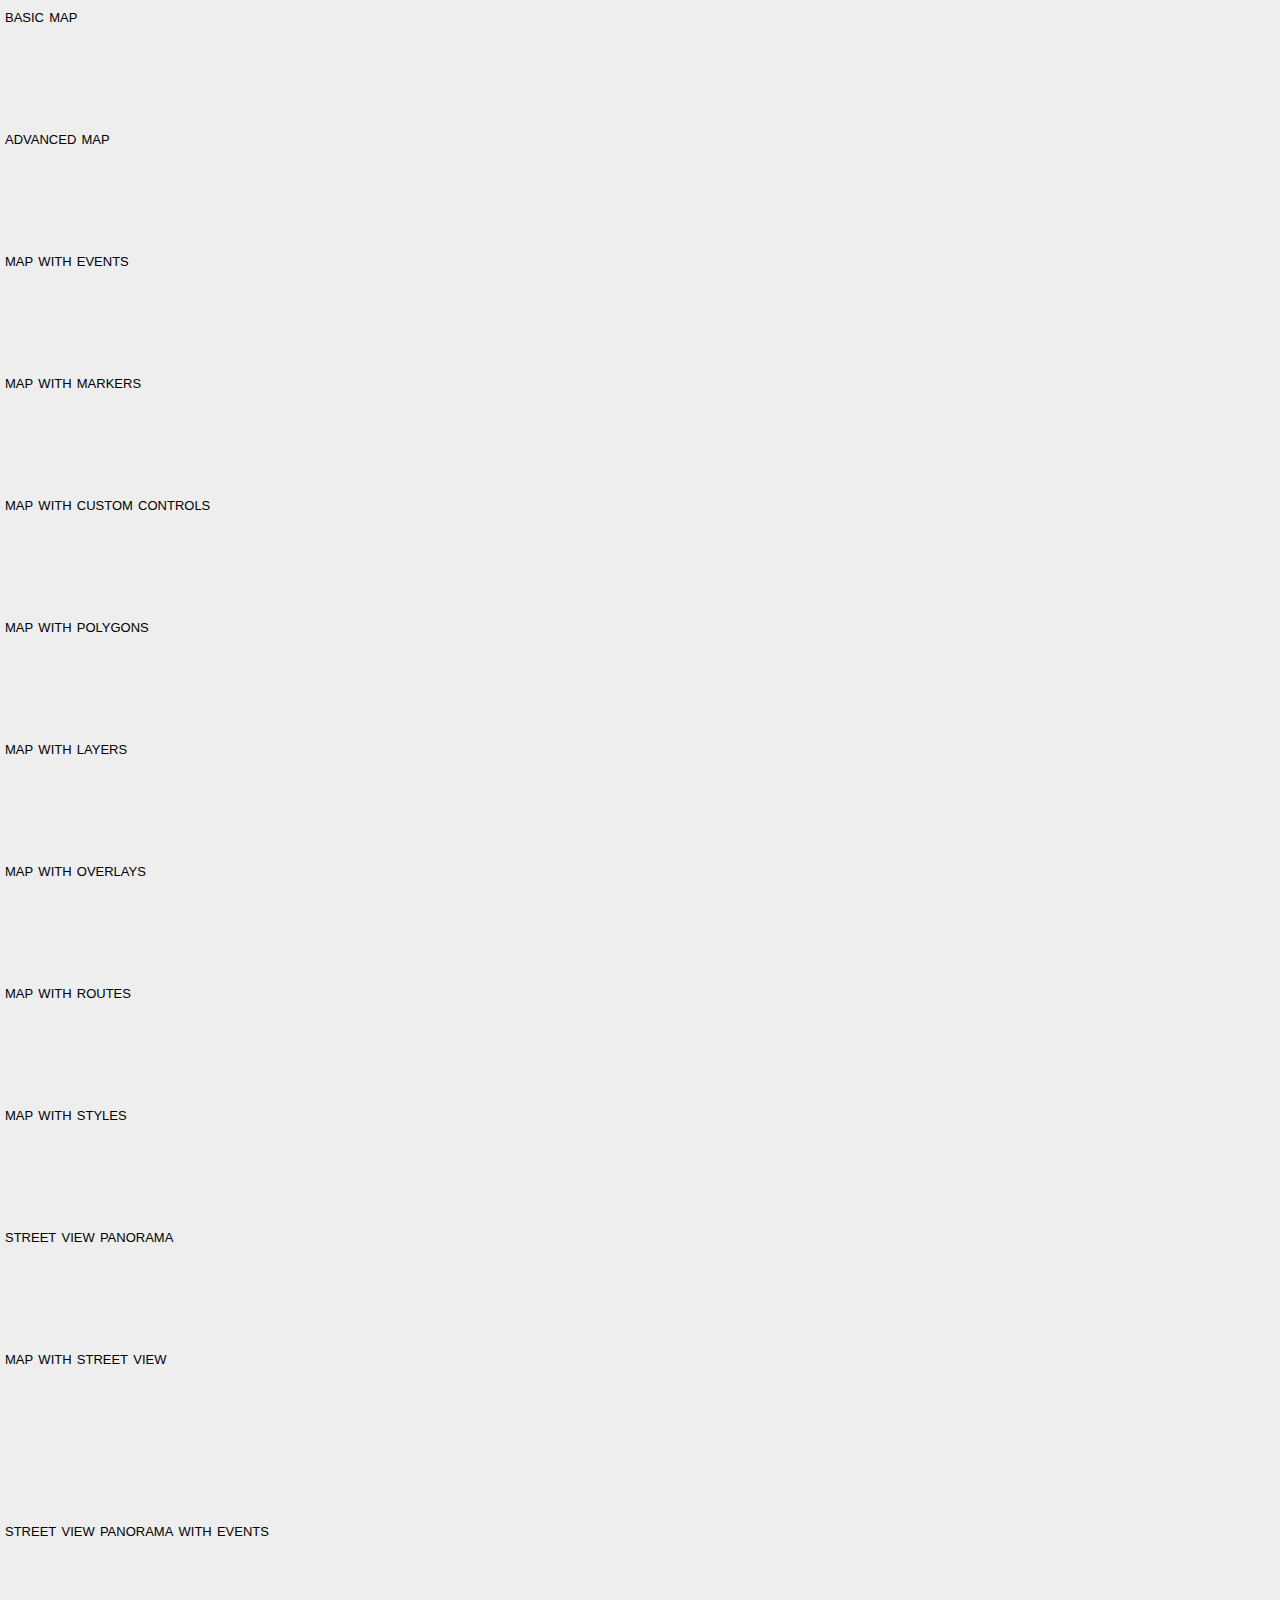
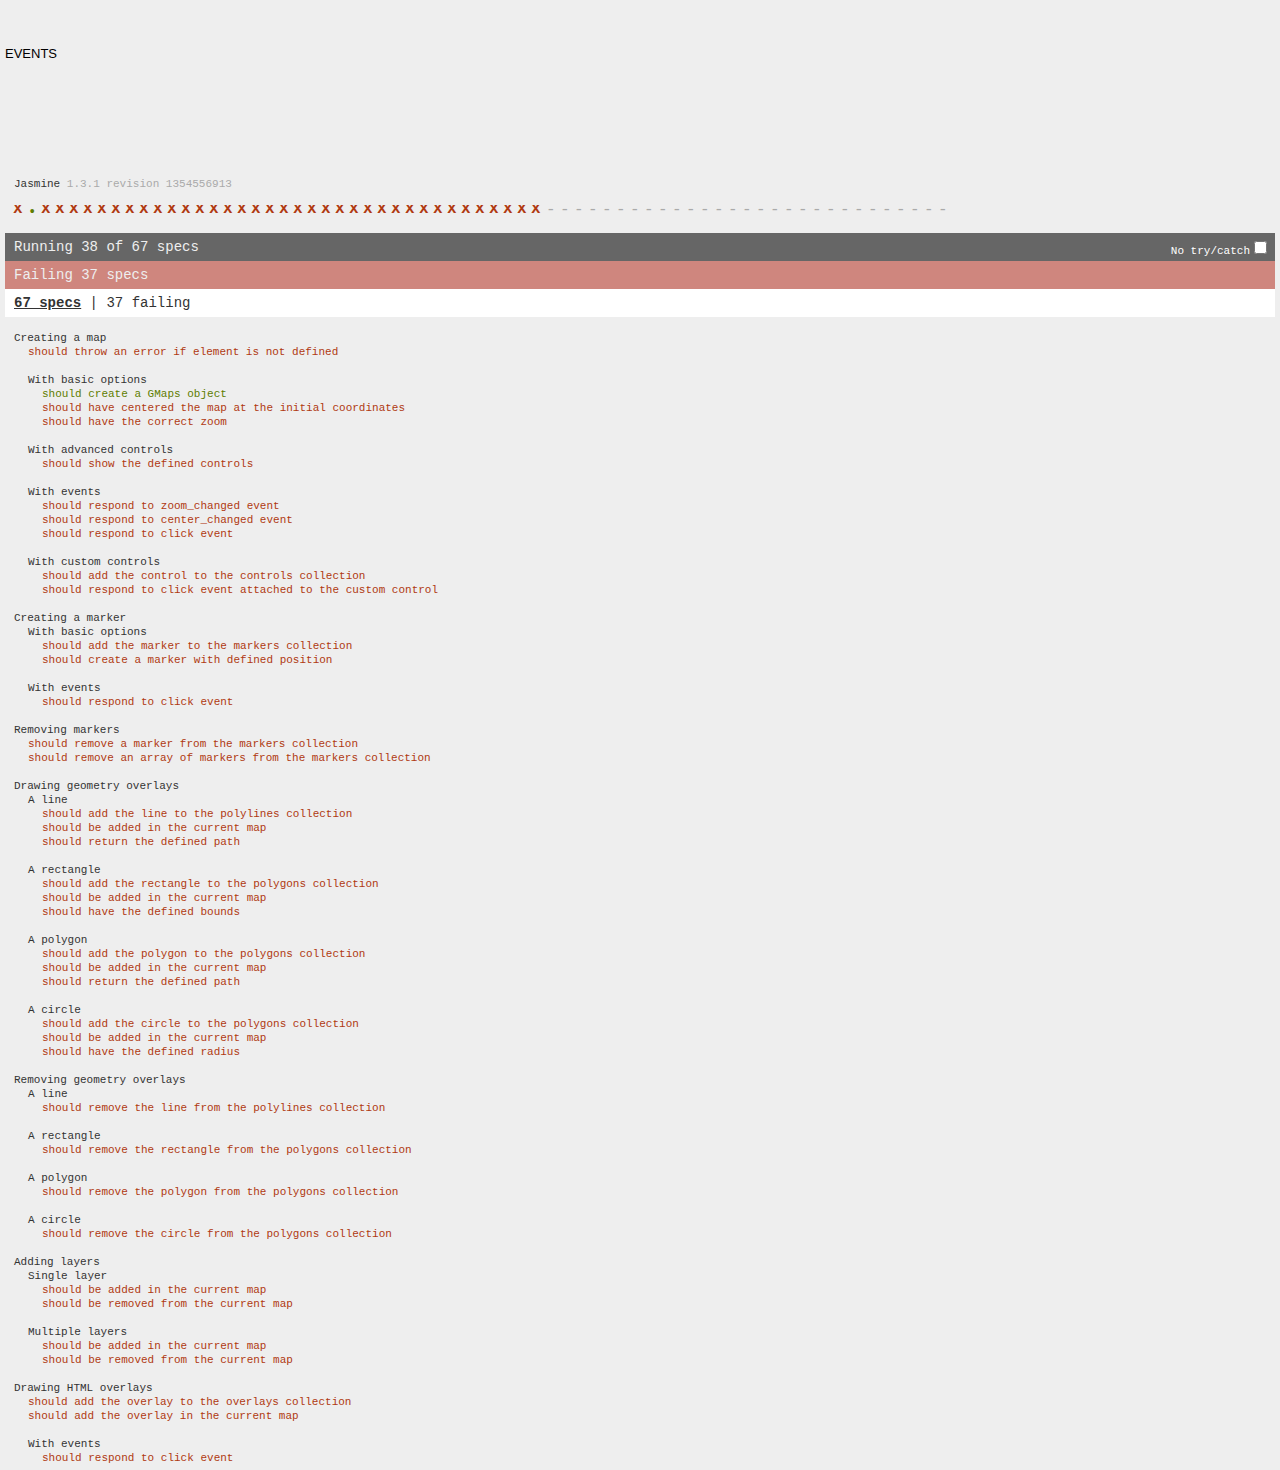
<file: src/assets/vendor/gmaps/test/index.html>
<!DOCTYPE html>
<html>
<head>
  <title>gmaps.js test</title>
  <link rel="stylesheet" type="text/css" href="lib/jasmine.css" />
  <link rel="stylesheet" href="style.css" />
  <script type="text/javascript" src="lib/jasmine.js"></script>
  <script type="text/javascript" src="lib/jasmine-html.js"></script>

  <script type="text/javascript" src="http://maps.google.com/maps/api/js?sensor=true"></script>
  <script type="text/javascript" src="../gmaps.js"></script>

  <script type="text/javascript" src="spec/MapSpec.js"></script>
  <script type="text/javascript" src="spec/MarkerSpec.js"></script>
  <script type="text/javascript" src="spec/GeometrySpec.js"></script>
  <script type="text/javascript" src="spec/LayerSpec.js"></script>
  <script type="text/javascript" src="spec/OverlaySpec.js"></script>
  <script type="text/javascript" src="spec/RouteSpec.js"></script>
  <script type="text/javascript" src="spec/StyleSpec.js"></script>
  <script type="text/javascript" src="spec/StreetViewSpec.js"></script>
  <script type="text/javascript" src="spec/EventSpec.js"></script>
  <script type="text/javascript" src="spec/ControlSpec.js"></script>

  <script type="text/javascript">
    (function() {
      var jasmineEnv = jasmine.getEnv();
      jasmineEnv.updateInterval = 1000;

      var htmlReporter = new jasmine.HtmlReporter();

      jasmineEnv.addReporter(htmlReporter);

      jasmineEnv.specFilter = function(spec) {
        return htmlReporter.specFilter(spec);
      };

      var currentWindowOnload = window.onload;

      window.onload = function() {
        if (currentWindowOnload) {
          currentWindowOnload();
        }

        execJasmine();
      };

      function execJasmine() {
        jasmineEnv.execute();
      }

    })();
  </script>
</head>
<body>
  <h3>Basic map</h3>
  <div class="map" id="basic-map"></div>
  <h3>Advanced map</h3>
  <div class="map" id="advanced-map"></div>
  <h3>Map with events</h3>
  <div class="map" id="map-with-events"></div>
  <h3>Map with markers</h3>
  <div class="map" id="map-with-markers"></div>
  <h3>Map with custom controls</h3>
  <div class="map" id="map-with-custom-controls"></div>
  <h3>Map with polygons</h3>
  <div class="map" id="map-with-polygons"></div>
  <h3>Map with layers</h3>
  <div class="map" id="map-with-layers"></div>
  <h3>Map with overlays</h3>
  <div class="map" id="map-with-overlays"></div>
  <h3>Map with routes</h3>
  <div class="map" id="map-with-routes"></div>
  <h3>Map with styles</h3>
  <div class="map" id="map-with-styles"></div>
  <h3>Street View Panorama</h3>
  <div class="panorama" id="streetview-standalone-panorama"></div>
  <h3>Map with Street View</h3>
  <div class="with-columns">
    <div class="map" id="map-with-streetview"></div>
    <div class="panorama" id="streetview-panorama"></div>
  </div>
  <h3>Street View Panorama with events</h3>
  <div class="panorama" id="streetview-with-events"></div>
  <h3>Events</h3>
  <div class="map" id="events"></div>
</body>
</html>
</file>
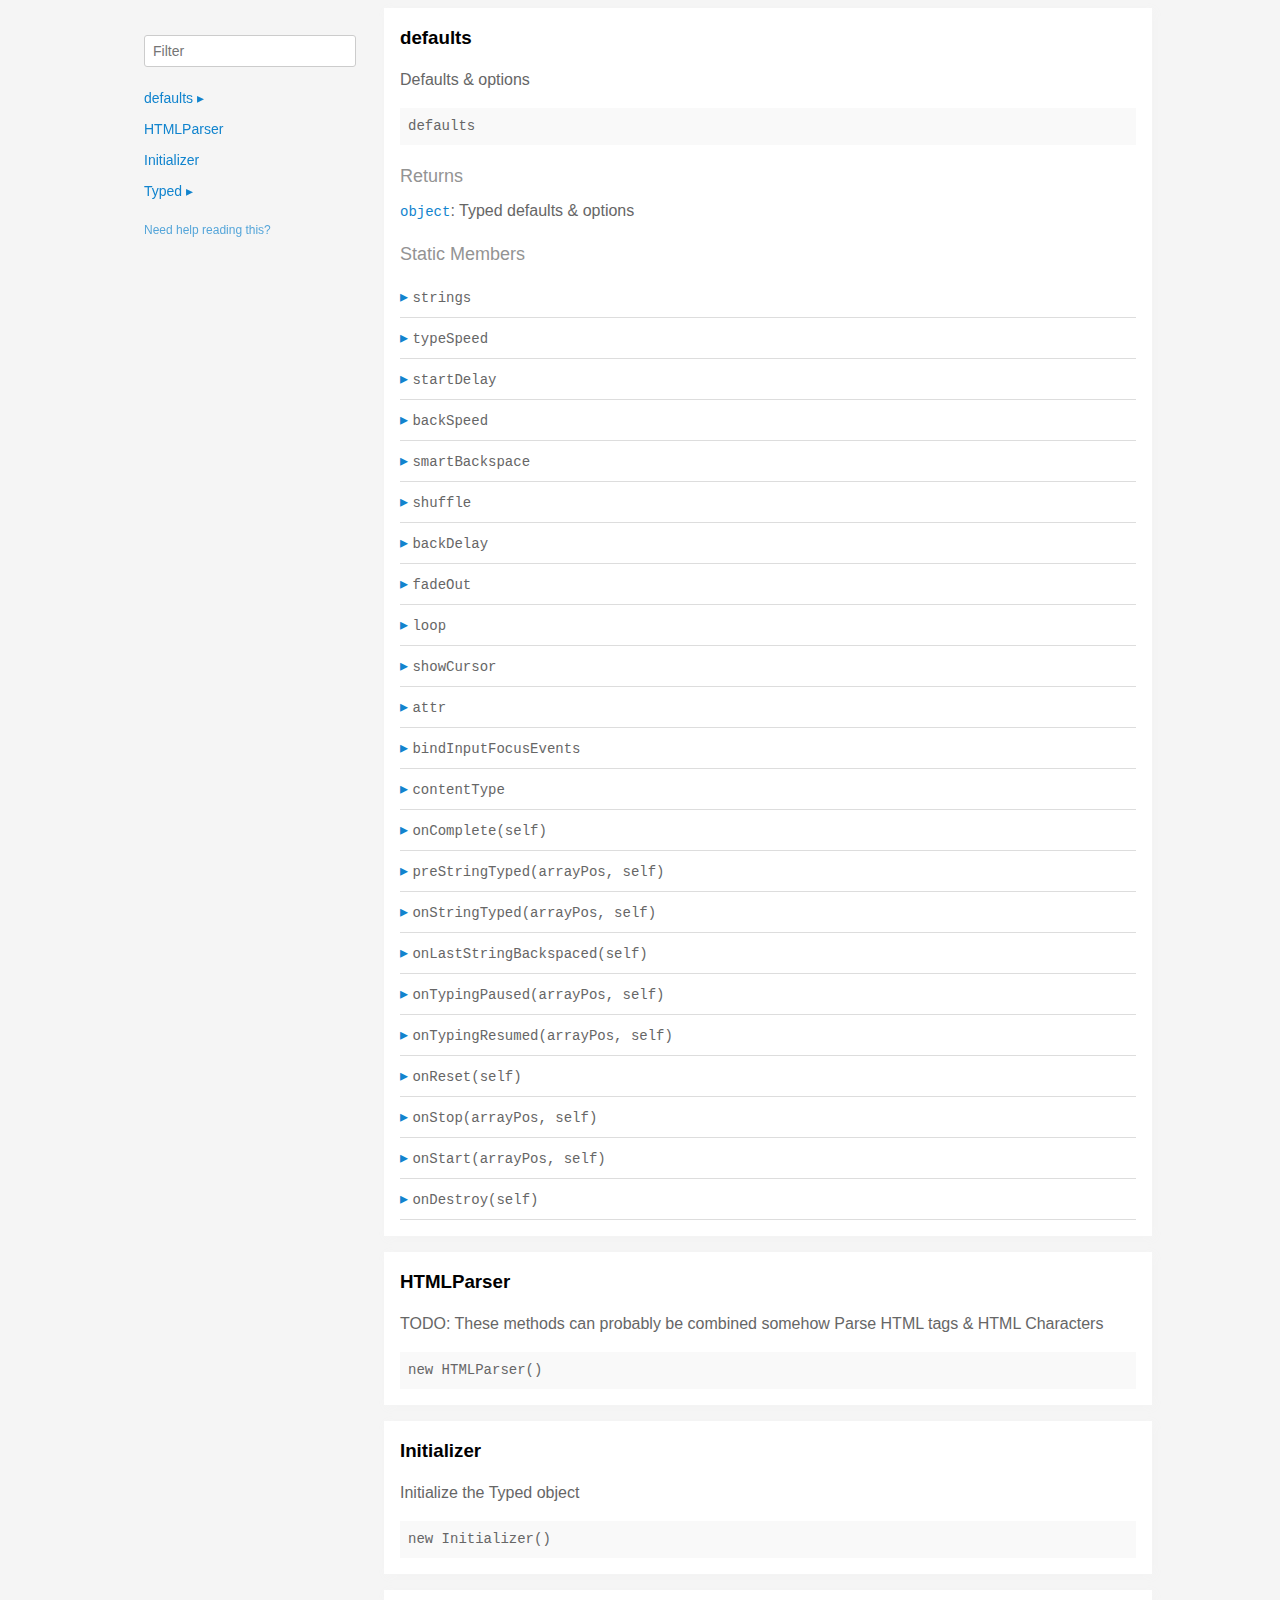
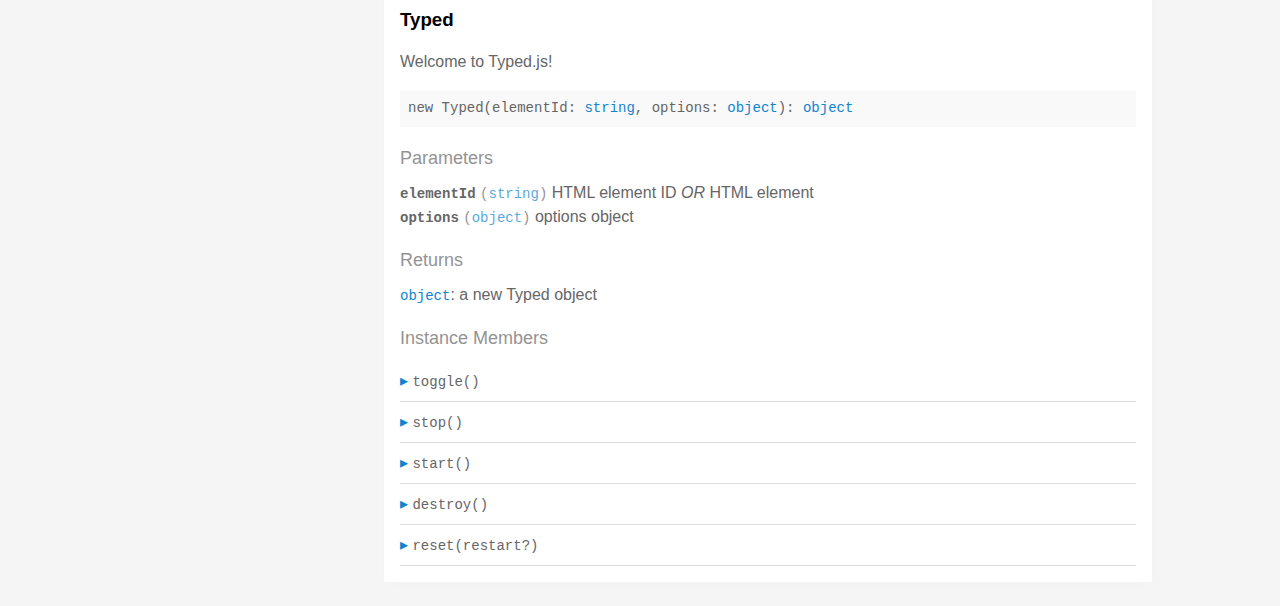
<file: src/assets/vendor/typed.js/docs/index.html>
<!doctype html>
<html>
<head>
  <meta charset='utf-8' />
  <title>  | Documentation</title>
  <meta name='viewport' content='width=device-width,initial-scale=1'>
  <link href='assets/bass.css' type='text/css' rel='stylesheet' />
  <link href='assets/style.css' type='text/css' rel='stylesheet' />
  <link href='assets/github.css' type='text/css' rel='stylesheet' />
</head>
<body class='documentation'>
  <div class='max-width-4 mx-auto'>
    <div class='clearfix md-mxn2'>
      <div class='fixed xs-hide fix-3 overflow-auto max-height-100'>
        <div class='py1 px2'>
          <h3 class='mb0 no-anchor'></h3>
          <div class='mb1'><code></code></div>
          <input
            placeholder='Filter'
            id='filter-input'
            class='col12 block input'
            type='text' />
          <div id='toc'>
            <ul class='list-reset h5 py1-ul'>
              
                
                <li><a
                  href='#defaults'
                  class=" toggle-sibling">
                  defaults
                  <span class='icon'>▸</span>
                </a>
                
                <div class='toggle-target display-none'>
                  
                  <ul class='list-reset py1-ul pl1'>
                    <li class='h5'><span>Static members</span></li>
                    
                      <li><a
                        href='#defaults.strings'
                        class='regular pre-open'>
                        .strings
                      </a></li>
                    
                      <li><a
                        href='#defaults.typeSpeed'
                        class='regular pre-open'>
                        .typeSpeed
                      </a></li>
                    
                      <li><a
                        href='#defaults.startDelay'
                        class='regular pre-open'>
                        .startDelay
                      </a></li>
                    
                      <li><a
                        href='#defaults.backSpeed'
                        class='regular pre-open'>
                        .backSpeed
                      </a></li>
                    
                      <li><a
                        href='#defaults.smartBackspace'
                        class='regular pre-open'>
                        .smartBackspace
                      </a></li>
                    
                      <li><a
                        href='#defaults.shuffle'
                        class='regular pre-open'>
                        .shuffle
                      </a></li>
                    
                      <li><a
                        href='#defaults.backDelay'
                        class='regular pre-open'>
                        .backDelay
                      </a></li>
                    
                      <li><a
                        href='#defaults.fadeOut'
                        class='regular pre-open'>
                        .fadeOut
                      </a></li>
                    
                      <li><a
                        href='#defaults.loop'
                        class='regular pre-open'>
                        .loop
                      </a></li>
                    
                      <li><a
                        href='#defaults.showCursor'
                        class='regular pre-open'>
                        .showCursor
                      </a></li>
                    
                      <li><a
                        href='#defaults.attr'
                        class='regular pre-open'>
                        .attr
                      </a></li>
                    
                      <li><a
                        href='#defaults.bindInputFocusEvents'
                        class='regular pre-open'>
                        .bindInputFocusEvents
                      </a></li>
                    
                      <li><a
                        href='#defaults.contentType'
                        class='regular pre-open'>
                        .contentType
                      </a></li>
                    
                      <li><a
                        href='#defaults.onComplete'
                        class='regular pre-open'>
                        .onComplete
                      </a></li>
                    
                      <li><a
                        href='#defaults.preStringTyped'
                        class='regular pre-open'>
                        .preStringTyped
                      </a></li>
                    
                      <li><a
                        href='#defaults.onStringTyped'
                        class='regular pre-open'>
                        .onStringTyped
                      </a></li>
                    
                      <li><a
                        href='#defaults.onLastStringBackspaced'
                        class='regular pre-open'>
                        .onLastStringBackspaced
                      </a></li>
                    
                      <li><a
                        href='#defaults.onTypingPaused'
                        class='regular pre-open'>
                        .onTypingPaused
                      </a></li>
                    
                      <li><a
                        href='#defaults.onTypingResumed'
                        class='regular pre-open'>
                        .onTypingResumed
                      </a></li>
                    
                      <li><a
                        href='#defaults.onReset'
                        class='regular pre-open'>
                        .onReset
                      </a></li>
                    
                      <li><a
                        href='#defaults.onStop'
                        class='regular pre-open'>
                        .onStop
                      </a></li>
                    
                      <li><a
                        href='#defaults.onStart'
                        class='regular pre-open'>
                        .onStart
                      </a></li>
                    
                      <li><a
                        href='#defaults.onDestroy'
                        class='regular pre-open'>
                        .onDestroy
                      </a></li>
                    
                    </ul>
                  
                  
                  
                </div>
                
                </li>
              
                
                <li><a
                  href='#htmlparser'
                  class="">
                  HTMLParser
                  
                </a>
                
                </li>
              
                
                <li><a
                  href='#initializer'
                  class="">
                  Initializer
                  
                </a>
                
                </li>
              
                
                <li><a
                  href='#typed'
                  class=" toggle-sibling">
                  Typed
                  <span class='icon'>▸</span>
                </a>
                
                <div class='toggle-target display-none'>
                  
                  
                    <ul class='list-reset py1-ul pl1'>
                      <li class='h5'><span>Instance members</span></li>
                      
                      <li><a
                        href='#Typed#toggle'
                        class='regular pre-open'>
                        #toggle
                      </a></li>
                      
                      <li><a
                        href='#Typed#stop'
                        class='regular pre-open'>
                        #stop
                      </a></li>
                      
                      <li><a
                        href='#Typed#start'
                        class='regular pre-open'>
                        #start
                      </a></li>
                      
                      <li><a
                        href='#Typed#destroy'
                        class='regular pre-open'>
                        #destroy
                      </a></li>
                      
                      <li><a
                        href='#Typed#reset'
                        class='regular pre-open'>
                        #reset
                      </a></li>
                      
                    </ul>
                  
                  
                </div>
                
                </li>
              
            </ul>
          </div>
          <div class='mt1 h6 quiet'>
            <a href='http://documentation.js.org/reading-documentation.html'>Need help reading this?</a>
          </div>
        </div>
      </div>
      <div class='fix-margin-3'>
        
          
            <section class='p2 mb2 clearfix bg-white minishadow'>

  
  <div class='clearfix'>
    
    <h3 class='fl m0' id='defaults'>
      defaults
    </h3>
    
    
  </div>
  

  <p>Defaults &#x26; options</p>


  <div class='pre p1 fill-light mt0'>defaults</div>
  
  

  
  
  
  
  

  

  

  
    
      <div class='py1 quiet mt1 prose-big'>Returns</div>
      <code><a href="https://developer.mozilla.org/en-US/docs/Web/JavaScript/Reference/Global_Objects/Object">object</a></code>:
        Typed defaults &#x26; options

      
    
  

  

  

  
    <div class='py1 quiet mt1 prose-big'>Static Members</div>
    <div class="clearfix">
  
    <div class='border-bottom' id='defaults.strings'>
      <div class="clearfix small pointer toggle-sibling">
        <div class="py1 contain">
            <a class='icon pin-right py1 dark-link caret-right'>▸</a>
            <span class='code strong strong truncate'>strings</span>
        </div>
      </div>
      <div class="clearfix display-none toggle-target">
        <section class='p2 mb2 clearfix bg-white minishadow'>

  

  

  <div class='pre p1 fill-light mt0'>strings</div>
  
  

  
  
  
  
  

  

  
    <div class='py1 quiet mt1 prose-big'>Properties</div>
    <div>
      
        <div class='space-bottom0'>
          <span class='code bold'>strings</span> <code class='quiet'>(<a href="https://developer.mozilla.org/en-US/docs/Web/JavaScript/Reference/Global_Objects/Array">array</a>)</code>
          : strings to be typed

          
        </div>
      
        <div class='space-bottom0'>
          <span class='code bold'>stringsElement</span> <code class='quiet'>(<a href="https://developer.mozilla.org/en-US/docs/Web/JavaScript/Reference/Global_Objects/String">string</a>)</code>
          : ID of element containing string children

          
        </div>
      
    </div>
  

  

  

  

  

  

  
</section>

      </div>
    </div>
  
    <div class='border-bottom' id='defaults.typeSpeed'>
      <div class="clearfix small pointer toggle-sibling">
        <div class="py1 contain">
            <a class='icon pin-right py1 dark-link caret-right'>▸</a>
            <span class='code strong strong truncate'>typeSpeed</span>
        </div>
      </div>
      <div class="clearfix display-none toggle-target">
        <section class='p2 mb2 clearfix bg-white minishadow'>

  

  

  <div class='pre p1 fill-light mt0'>typeSpeed</div>
  
  

  
  
  
  
  

  

  
    <div class='py1 quiet mt1 prose-big'>Properties</div>
    <div>
      
        <div class='space-bottom0'>
          <span class='code bold'>typeSpeed</span> <code class='quiet'>(<a href="https://developer.mozilla.org/en-US/docs/Web/JavaScript/Reference/Global_Objects/Number">number</a>)</code>
          : type speed in milliseconds

          
        </div>
      
    </div>
  

  

  

  

  

  

  
</section>

      </div>
    </div>
  
    <div class='border-bottom' id='defaults.startDelay'>
      <div class="clearfix small pointer toggle-sibling">
        <div class="py1 contain">
            <a class='icon pin-right py1 dark-link caret-right'>▸</a>
            <span class='code strong strong truncate'>startDelay</span>
        </div>
      </div>
      <div class="clearfix display-none toggle-target">
        <section class='p2 mb2 clearfix bg-white minishadow'>

  

  

  <div class='pre p1 fill-light mt0'>startDelay</div>
  
  

  
  
  
  
  

  

  
    <div class='py1 quiet mt1 prose-big'>Properties</div>
    <div>
      
        <div class='space-bottom0'>
          <span class='code bold'>startDelay</span> <code class='quiet'>(<a href="https://developer.mozilla.org/en-US/docs/Web/JavaScript/Reference/Global_Objects/Number">number</a>)</code>
          : time before typing starts in milliseconds

          
        </div>
      
    </div>
  

  

  

  

  

  

  
</section>

      </div>
    </div>
  
    <div class='border-bottom' id='defaults.backSpeed'>
      <div class="clearfix small pointer toggle-sibling">
        <div class="py1 contain">
            <a class='icon pin-right py1 dark-link caret-right'>▸</a>
            <span class='code strong strong truncate'>backSpeed</span>
        </div>
      </div>
      <div class="clearfix display-none toggle-target">
        <section class='p2 mb2 clearfix bg-white minishadow'>

  

  

  <div class='pre p1 fill-light mt0'>backSpeed</div>
  
  

  
  
  
  
  

  

  
    <div class='py1 quiet mt1 prose-big'>Properties</div>
    <div>
      
        <div class='space-bottom0'>
          <span class='code bold'>backSpeed</span> <code class='quiet'>(<a href="https://developer.mozilla.org/en-US/docs/Web/JavaScript/Reference/Global_Objects/Number">number</a>)</code>
          : backspacing speed in milliseconds

          
        </div>
      
    </div>
  

  

  

  

  

  

  
</section>

      </div>
    </div>
  
    <div class='border-bottom' id='defaults.smartBackspace'>
      <div class="clearfix small pointer toggle-sibling">
        <div class="py1 contain">
            <a class='icon pin-right py1 dark-link caret-right'>▸</a>
            <span class='code strong strong truncate'>smartBackspace</span>
        </div>
      </div>
      <div class="clearfix display-none toggle-target">
        <section class='p2 mb2 clearfix bg-white minishadow'>

  

  

  <div class='pre p1 fill-light mt0'>smartBackspace</div>
  
  

  
  
  
  
  

  

  
    <div class='py1 quiet mt1 prose-big'>Properties</div>
    <div>
      
        <div class='space-bottom0'>
          <span class='code bold'>smartBackspace</span> <code class='quiet'>(<a href="https://developer.mozilla.org/en-US/docs/Web/JavaScript/Reference/Global_Objects/Boolean">boolean</a>)</code>
          : only backspace what doesn't match the previous string

          
        </div>
      
    </div>
  

  

  

  

  

  

  
</section>

      </div>
    </div>
  
    <div class='border-bottom' id='defaults.shuffle'>
      <div class="clearfix small pointer toggle-sibling">
        <div class="py1 contain">
            <a class='icon pin-right py1 dark-link caret-right'>▸</a>
            <span class='code strong strong truncate'>shuffle</span>
        </div>
      </div>
      <div class="clearfix display-none toggle-target">
        <section class='p2 mb2 clearfix bg-white minishadow'>

  

  

  <div class='pre p1 fill-light mt0'>shuffle</div>
  
  

  
  
  
  
  

  

  
    <div class='py1 quiet mt1 prose-big'>Properties</div>
    <div>
      
        <div class='space-bottom0'>
          <span class='code bold'>shuffle</span> <code class='quiet'>(<a href="https://developer.mozilla.org/en-US/docs/Web/JavaScript/Reference/Global_Objects/Boolean">boolean</a>)</code>
          : shuffle the strings

          
        </div>
      
    </div>
  

  

  

  

  

  

  
</section>

      </div>
    </div>
  
    <div class='border-bottom' id='defaults.backDelay'>
      <div class="clearfix small pointer toggle-sibling">
        <div class="py1 contain">
            <a class='icon pin-right py1 dark-link caret-right'>▸</a>
            <span class='code strong strong truncate'>backDelay</span>
        </div>
      </div>
      <div class="clearfix display-none toggle-target">
        <section class='p2 mb2 clearfix bg-white minishadow'>

  

  

  <div class='pre p1 fill-light mt0'>backDelay</div>
  
  

  
  
  
  
  

  

  
    <div class='py1 quiet mt1 prose-big'>Properties</div>
    <div>
      
        <div class='space-bottom0'>
          <span class='code bold'>backDelay</span> <code class='quiet'>(<a href="https://developer.mozilla.org/en-US/docs/Web/JavaScript/Reference/Global_Objects/Number">number</a>)</code>
          : time before backspacing in milliseconds

          
        </div>
      
    </div>
  

  

  

  

  

  

  
</section>

      </div>
    </div>
  
    <div class='border-bottom' id='defaults.fadeOut'>
      <div class="clearfix small pointer toggle-sibling">
        <div class="py1 contain">
            <a class='icon pin-right py1 dark-link caret-right'>▸</a>
            <span class='code strong strong truncate'>fadeOut</span>
        </div>
      </div>
      <div class="clearfix display-none toggle-target">
        <section class='p2 mb2 clearfix bg-white minishadow'>

  

  

  <div class='pre p1 fill-light mt0'>fadeOut</div>
  
  

  
  
  
  
  

  

  
    <div class='py1 quiet mt1 prose-big'>Properties</div>
    <div>
      
        <div class='space-bottom0'>
          <span class='code bold'>fadeOut</span> <code class='quiet'>(<a href="https://developer.mozilla.org/en-US/docs/Web/JavaScript/Reference/Global_Objects/Boolean">boolean</a>)</code>
          : Fade out instead of backspace

          
        </div>
      
        <div class='space-bottom0'>
          <span class='code bold'>fadeOutClass</span> <code class='quiet'>(<a href="https://developer.mozilla.org/en-US/docs/Web/JavaScript/Reference/Global_Objects/String">string</a>)</code>
          : css class for fade animation

          
        </div>
      
        <div class='space-bottom0'>
          <span class='code bold'>fadeOutDelay</span> <code class='quiet'>(<a href="https://developer.mozilla.org/en-US/docs/Web/JavaScript/Reference/Global_Objects/Boolean">boolean</a>)</code>
          : Fade out delay in milliseconds

          
        </div>
      
    </div>
  

  

  

  

  

  

  
</section>

      </div>
    </div>
  
    <div class='border-bottom' id='defaults.loop'>
      <div class="clearfix small pointer toggle-sibling">
        <div class="py1 contain">
            <a class='icon pin-right py1 dark-link caret-right'>▸</a>
            <span class='code strong strong truncate'>loop</span>
        </div>
      </div>
      <div class="clearfix display-none toggle-target">
        <section class='p2 mb2 clearfix bg-white minishadow'>

  

  

  <div class='pre p1 fill-light mt0'>loop</div>
  
  

  
  
  
  
  

  

  
    <div class='py1 quiet mt1 prose-big'>Properties</div>
    <div>
      
        <div class='space-bottom0'>
          <span class='code bold'>loop</span> <code class='quiet'>(<a href="https://developer.mozilla.org/en-US/docs/Web/JavaScript/Reference/Global_Objects/Boolean">boolean</a>)</code>
          : loop strings

          
        </div>
      
        <div class='space-bottom0'>
          <span class='code bold'>loopCount</span> <code class='quiet'>(<a href="https://developer.mozilla.org/en-US/docs/Web/JavaScript/Reference/Global_Objects/Number">number</a>)</code>
          : amount of loops

          
        </div>
      
    </div>
  

  

  

  

  

  

  
</section>

      </div>
    </div>
  
    <div class='border-bottom' id='defaults.showCursor'>
      <div class="clearfix small pointer toggle-sibling">
        <div class="py1 contain">
            <a class='icon pin-right py1 dark-link caret-right'>▸</a>
            <span class='code strong strong truncate'>showCursor</span>
        </div>
      </div>
      <div class="clearfix display-none toggle-target">
        <section class='p2 mb2 clearfix bg-white minishadow'>

  

  

  <div class='pre p1 fill-light mt0'>showCursor</div>
  
  

  
  
  
  
  

  

  
    <div class='py1 quiet mt1 prose-big'>Properties</div>
    <div>
      
        <div class='space-bottom0'>
          <span class='code bold'>showCursor</span> <code class='quiet'>(<a href="https://developer.mozilla.org/en-US/docs/Web/JavaScript/Reference/Global_Objects/Boolean">boolean</a>)</code>
          : show cursor

          
        </div>
      
        <div class='space-bottom0'>
          <span class='code bold'>cursorChar</span> <code class='quiet'>(<a href="https://developer.mozilla.org/en-US/docs/Web/JavaScript/Reference/Global_Objects/String">string</a>)</code>
          : character for cursor

          
        </div>
      
        <div class='space-bottom0'>
          <span class='code bold'>autoInsertCss</span> <code class='quiet'>(<a href="https://developer.mozilla.org/en-US/docs/Web/JavaScript/Reference/Global_Objects/Boolean">boolean</a>)</code>
          : insert CSS for cursor and fadeOut into HTML 
<head>

          
        </div>
      
    </div>
  

  

  

  

  

  

  
</section>

      </div>
    </div>
  
    <div class='border-bottom' id='defaults.attr'>
      <div class="clearfix small pointer toggle-sibling">
        <div class="py1 contain">
            <a class='icon pin-right py1 dark-link caret-right'>▸</a>
            <span class='code strong strong truncate'>attr</span>
        </div>
      </div>
      <div class="clearfix display-none toggle-target">
        <section class='p2 mb2 clearfix bg-white minishadow'>

  

  

  <div class='pre p1 fill-light mt0'>attr</div>
  
  

  
  
  
  
  

  

  
    <div class='py1 quiet mt1 prose-big'>Properties</div>
    <div>
      
        <div class='space-bottom0'>
          <span class='code bold'>attr</span> <code class='quiet'>(<a href="https://developer.mozilla.org/en-US/docs/Web/JavaScript/Reference/Global_Objects/String">string</a>)</code>
          : attribute for typing
Ex: input placeholder, value, or just HTML text

          
        </div>
      
    </div>
  

  

  

  

  

  

  
</section>

      </div>
    </div>
  
    <div class='border-bottom' id='defaults.bindInputFocusEvents'>
      <div class="clearfix small pointer toggle-sibling">
        <div class="py1 contain">
            <a class='icon pin-right py1 dark-link caret-right'>▸</a>
            <span class='code strong strong truncate'>bindInputFocusEvents</span>
        </div>
      </div>
      <div class="clearfix display-none toggle-target">
        <section class='p2 mb2 clearfix bg-white minishadow'>

  

  

  <div class='pre p1 fill-light mt0'>bindInputFocusEvents</div>
  
  

  
  
  
  
  

  

  
    <div class='py1 quiet mt1 prose-big'>Properties</div>
    <div>
      
        <div class='space-bottom0'>
          <span class='code bold'>bindInputFocusEvents</span> <code class='quiet'>(<a href="https://developer.mozilla.org/en-US/docs/Web/JavaScript/Reference/Global_Objects/Boolean">boolean</a>)</code>
          : bind to focus and blur if el is text input

          
        </div>
      
    </div>
  

  

  

  

  

  

  
</section>

      </div>
    </div>
  
    <div class='border-bottom' id='defaults.contentType'>
      <div class="clearfix small pointer toggle-sibling">
        <div class="py1 contain">
            <a class='icon pin-right py1 dark-link caret-right'>▸</a>
            <span class='code strong strong truncate'>contentType</span>
        </div>
      </div>
      <div class="clearfix display-none toggle-target">
        <section class='p2 mb2 clearfix bg-white minishadow'>

  

  

  <div class='pre p1 fill-light mt0'>contentType</div>
  
  

  
  
  
  
  

  

  
    <div class='py1 quiet mt1 prose-big'>Properties</div>
    <div>
      
        <div class='space-bottom0'>
          <span class='code bold'>contentType</span> <code class='quiet'>(<a href="https://developer.mozilla.org/en-US/docs/Web/JavaScript/Reference/Global_Objects/String">string</a>)</code>
          : 'html' or 'null' for plaintext

          
        </div>
      
    </div>
  

  

  

  

  

  

  
</section>

      </div>
    </div>
  
    <div class='border-bottom' id='defaults.onComplete'>
      <div class="clearfix small pointer toggle-sibling">
        <div class="py1 contain">
            <a class='icon pin-right py1 dark-link caret-right'>▸</a>
            <span class='code strong strong truncate'>onComplete(self)</span>
        </div>
      </div>
      <div class="clearfix display-none toggle-target">
        <section class='p2 mb2 clearfix bg-white minishadow'>

  

  <p>All typing is complete</p>


  <div class='pre p1 fill-light mt0'>onComplete(self: <a href="#typed">Typed</a>)</div>
  
  

  
  
  
  
  

  
    <div class='py1 quiet mt1 prose-big'>Parameters</div>
    <div class='prose'>
      
        <div class='space-bottom0'>
          <div>
            <span class='code bold'>self</span> <code class='quiet'>(<a href="#typed">Typed</a>)</code>
	    
          </div>
          
        </div>
      
    </div>
  

  

  

  

  

  

  

  
</section>

      </div>
    </div>
  
    <div class='border-bottom' id='defaults.preStringTyped'>
      <div class="clearfix small pointer toggle-sibling">
        <div class="py1 contain">
            <a class='icon pin-right py1 dark-link caret-right'>▸</a>
            <span class='code strong strong truncate'>preStringTyped(arrayPos, self)</span>
        </div>
      </div>
      <div class="clearfix display-none toggle-target">
        <section class='p2 mb2 clearfix bg-white minishadow'>

  

  <p>Before each string is typed</p>


  <div class='pre p1 fill-light mt0'>preStringTyped(arrayPos: <a href="https://developer.mozilla.org/en-US/docs/Web/JavaScript/Reference/Global_Objects/Number">number</a>, self: <a href="#typed">Typed</a>)</div>
  
  

  
  
  
  
  

  
    <div class='py1 quiet mt1 prose-big'>Parameters</div>
    <div class='prose'>
      
        <div class='space-bottom0'>
          <div>
            <span class='code bold'>arrayPos</span> <code class='quiet'>(<a href="https://developer.mozilla.org/en-US/docs/Web/JavaScript/Reference/Global_Objects/Number">number</a>)</code>
	    
          </div>
          
        </div>
      
        <div class='space-bottom0'>
          <div>
            <span class='code bold'>self</span> <code class='quiet'>(<a href="#typed">Typed</a>)</code>
	    
          </div>
          
        </div>
      
    </div>
  

  

  

  

  

  

  

  
</section>

      </div>
    </div>
  
    <div class='border-bottom' id='defaults.onStringTyped'>
      <div class="clearfix small pointer toggle-sibling">
        <div class="py1 contain">
            <a class='icon pin-right py1 dark-link caret-right'>▸</a>
            <span class='code strong strong truncate'>onStringTyped(arrayPos, self)</span>
        </div>
      </div>
      <div class="clearfix display-none toggle-target">
        <section class='p2 mb2 clearfix bg-white minishadow'>

  

  <p>After each string is typed</p>


  <div class='pre p1 fill-light mt0'>onStringTyped(arrayPos: <a href="https://developer.mozilla.org/en-US/docs/Web/JavaScript/Reference/Global_Objects/Number">number</a>, self: <a href="#typed">Typed</a>)</div>
  
  

  
  
  
  
  

  
    <div class='py1 quiet mt1 prose-big'>Parameters</div>
    <div class='prose'>
      
        <div class='space-bottom0'>
          <div>
            <span class='code bold'>arrayPos</span> <code class='quiet'>(<a href="https://developer.mozilla.org/en-US/docs/Web/JavaScript/Reference/Global_Objects/Number">number</a>)</code>
	    
          </div>
          
        </div>
      
        <div class='space-bottom0'>
          <div>
            <span class='code bold'>self</span> <code class='quiet'>(<a href="#typed">Typed</a>)</code>
	    
          </div>
          
        </div>
      
    </div>
  

  

  

  

  

  

  

  
</section>

      </div>
    </div>
  
    <div class='border-bottom' id='defaults.onLastStringBackspaced'>
      <div class="clearfix small pointer toggle-sibling">
        <div class="py1 contain">
            <a class='icon pin-right py1 dark-link caret-right'>▸</a>
            <span class='code strong strong truncate'>onLastStringBackspaced(self)</span>
        </div>
      </div>
      <div class="clearfix display-none toggle-target">
        <section class='p2 mb2 clearfix bg-white minishadow'>

  

  <p>During looping, after last string is typed</p>


  <div class='pre p1 fill-light mt0'>onLastStringBackspaced(self: <a href="#typed">Typed</a>)</div>
  
  

  
  
  
  
  

  
    <div class='py1 quiet mt1 prose-big'>Parameters</div>
    <div class='prose'>
      
        <div class='space-bottom0'>
          <div>
            <span class='code bold'>self</span> <code class='quiet'>(<a href="#typed">Typed</a>)</code>
	    
          </div>
          
        </div>
      
    </div>
  

  

  

  

  

  

  

  
</section>

      </div>
    </div>
  
    <div class='border-bottom' id='defaults.onTypingPaused'>
      <div class="clearfix small pointer toggle-sibling">
        <div class="py1 contain">
            <a class='icon pin-right py1 dark-link caret-right'>▸</a>
            <span class='code strong strong truncate'>onTypingPaused(arrayPos, self)</span>
        </div>
      </div>
      <div class="clearfix display-none toggle-target">
        <section class='p2 mb2 clearfix bg-white minishadow'>

  

  <p>Typing has been stopped</p>


  <div class='pre p1 fill-light mt0'>onTypingPaused(arrayPos: <a href="https://developer.mozilla.org/en-US/docs/Web/JavaScript/Reference/Global_Objects/Number">number</a>, self: <a href="#typed">Typed</a>)</div>
  
  

  
  
  
  
  

  
    <div class='py1 quiet mt1 prose-big'>Parameters</div>
    <div class='prose'>
      
        <div class='space-bottom0'>
          <div>
            <span class='code bold'>arrayPos</span> <code class='quiet'>(<a href="https://developer.mozilla.org/en-US/docs/Web/JavaScript/Reference/Global_Objects/Number">number</a>)</code>
	    
          </div>
          
        </div>
      
        <div class='space-bottom0'>
          <div>
            <span class='code bold'>self</span> <code class='quiet'>(<a href="#typed">Typed</a>)</code>
	    
          </div>
          
        </div>
      
    </div>
  

  

  

  

  

  

  

  
</section>

      </div>
    </div>
  
    <div class='border-bottom' id='defaults.onTypingResumed'>
      <div class="clearfix small pointer toggle-sibling">
        <div class="py1 contain">
            <a class='icon pin-right py1 dark-link caret-right'>▸</a>
            <span class='code strong strong truncate'>onTypingResumed(arrayPos, self)</span>
        </div>
      </div>
      <div class="clearfix display-none toggle-target">
        <section class='p2 mb2 clearfix bg-white minishadow'>

  

  <p>Typing has been started after being stopped</p>


  <div class='pre p1 fill-light mt0'>onTypingResumed(arrayPos: <a href="https://developer.mozilla.org/en-US/docs/Web/JavaScript/Reference/Global_Objects/Number">number</a>, self: <a href="#typed">Typed</a>)</div>
  
  

  
  
  
  
  

  
    <div class='py1 quiet mt1 prose-big'>Parameters</div>
    <div class='prose'>
      
        <div class='space-bottom0'>
          <div>
            <span class='code bold'>arrayPos</span> <code class='quiet'>(<a href="https://developer.mozilla.org/en-US/docs/Web/JavaScript/Reference/Global_Objects/Number">number</a>)</code>
	    
          </div>
          
        </div>
      
        <div class='space-bottom0'>
          <div>
            <span class='code bold'>self</span> <code class='quiet'>(<a href="#typed">Typed</a>)</code>
	    
          </div>
          
        </div>
      
    </div>
  

  

  

  

  

  

  

  
</section>

      </div>
    </div>
  
    <div class='border-bottom' id='defaults.onReset'>
      <div class="clearfix small pointer toggle-sibling">
        <div class="py1 contain">
            <a class='icon pin-right py1 dark-link caret-right'>▸</a>
            <span class='code strong strong truncate'>onReset(self)</span>
        </div>
      </div>
      <div class="clearfix display-none toggle-target">
        <section class='p2 mb2 clearfix bg-white minishadow'>

  

  <p>After reset</p>


  <div class='pre p1 fill-light mt0'>onReset(self: <a href="#typed">Typed</a>)</div>
  
  

  
  
  
  
  

  
    <div class='py1 quiet mt1 prose-big'>Parameters</div>
    <div class='prose'>
      
        <div class='space-bottom0'>
          <div>
            <span class='code bold'>self</span> <code class='quiet'>(<a href="#typed">Typed</a>)</code>
	    
          </div>
          
        </div>
      
    </div>
  

  

  

  

  

  

  

  
</section>

      </div>
    </div>
  
    <div class='border-bottom' id='defaults.onStop'>
      <div class="clearfix small pointer toggle-sibling">
        <div class="py1 contain">
            <a class='icon pin-right py1 dark-link caret-right'>▸</a>
            <span class='code strong strong truncate'>onStop(arrayPos, self)</span>
        </div>
      </div>
      <div class="clearfix display-none toggle-target">
        <section class='p2 mb2 clearfix bg-white minishadow'>

  

  <p>After stop</p>


  <div class='pre p1 fill-light mt0'>onStop(arrayPos: <a href="https://developer.mozilla.org/en-US/docs/Web/JavaScript/Reference/Global_Objects/Number">number</a>, self: <a href="#typed">Typed</a>)</div>
  
  

  
  
  
  
  

  
    <div class='py1 quiet mt1 prose-big'>Parameters</div>
    <div class='prose'>
      
        <div class='space-bottom0'>
          <div>
            <span class='code bold'>arrayPos</span> <code class='quiet'>(<a href="https://developer.mozilla.org/en-US/docs/Web/JavaScript/Reference/Global_Objects/Number">number</a>)</code>
	    
          </div>
          
        </div>
      
        <div class='space-bottom0'>
          <div>
            <span class='code bold'>self</span> <code class='quiet'>(<a href="#typed">Typed</a>)</code>
	    
          </div>
          
        </div>
      
    </div>
  

  

  

  

  

  

  

  
</section>

      </div>
    </div>
  
    <div class='border-bottom' id='defaults.onStart'>
      <div class="clearfix small pointer toggle-sibling">
        <div class="py1 contain">
            <a class='icon pin-right py1 dark-link caret-right'>▸</a>
            <span class='code strong strong truncate'>onStart(arrayPos, self)</span>
        </div>
      </div>
      <div class="clearfix display-none toggle-target">
        <section class='p2 mb2 clearfix bg-white minishadow'>

  

  <p>After start</p>


  <div class='pre p1 fill-light mt0'>onStart(arrayPos: <a href="https://developer.mozilla.org/en-US/docs/Web/JavaScript/Reference/Global_Objects/Number">number</a>, self: <a href="#typed">Typed</a>)</div>
  
  

  
  
  
  
  

  
    <div class='py1 quiet mt1 prose-big'>Parameters</div>
    <div class='prose'>
      
        <div class='space-bottom0'>
          <div>
            <span class='code bold'>arrayPos</span> <code class='quiet'>(<a href="https://developer.mozilla.org/en-US/docs/Web/JavaScript/Reference/Global_Objects/Number">number</a>)</code>
	    
          </div>
          
        </div>
      
        <div class='space-bottom0'>
          <div>
            <span class='code bold'>self</span> <code class='quiet'>(<a href="#typed">Typed</a>)</code>
	    
          </div>
          
        </div>
      
    </div>
  

  

  

  

  

  

  

  
</section>

      </div>
    </div>
  
    <div class='border-bottom' id='defaults.onDestroy'>
      <div class="clearfix small pointer toggle-sibling">
        <div class="py1 contain">
            <a class='icon pin-right py1 dark-link caret-right'>▸</a>
            <span class='code strong strong truncate'>onDestroy(self)</span>
        </div>
      </div>
      <div class="clearfix display-none toggle-target">
        <section class='p2 mb2 clearfix bg-white minishadow'>

  

  <p>After destroy</p>


  <div class='pre p1 fill-light mt0'>onDestroy(self: <a href="#typed">Typed</a>)</div>
  
  

  
  
  
  
  

  
    <div class='py1 quiet mt1 prose-big'>Parameters</div>
    <div class='prose'>
      
        <div class='space-bottom0'>
          <div>
            <span class='code bold'>self</span> <code class='quiet'>(<a href="#typed">Typed</a>)</code>
	    
          </div>
          
        </div>
      
    </div>
  

  

  

  

  

  

  

  
</section>

      </div>
    </div>
  
</div>

  

  

  
</section>

          
        
          
            <section class='p2 mb2 clearfix bg-white minishadow'>

  
  <div class='clearfix'>
    
    <h3 class='fl m0' id='htmlparser'>
      HTMLParser
    </h3>
    
    
  </div>
  

  <p>TODO: These methods can probably be combined somehow
Parse HTML tags &#x26; HTML Characters</p>


  <div class='pre p1 fill-light mt0'>new HTMLParser()</div>
  
  

  
  
  
  
  

  

  

  

  

  

  

  

  
</section>

          
        
          
            <section class='p2 mb2 clearfix bg-white minishadow'>

  
  <div class='clearfix'>
    
    <h3 class='fl m0' id='initializer'>
      Initializer
    </h3>
    
    
  </div>
  

  <p>Initialize the Typed object</p>


  <div class='pre p1 fill-light mt0'>new Initializer()</div>
  
  

  
  
  
  
  

  

  

  

  

  

  

  

  
</section>

          
        
          
            <section class='p2 mb2 clearfix bg-white minishadow'>

  
  <div class='clearfix'>
    
    <h3 class='fl m0' id='typed'>
      Typed
    </h3>
    
    
  </div>
  

  <p>Welcome to Typed.js!</p>


  <div class='pre p1 fill-light mt0'>new Typed(elementId: <a href="https://developer.mozilla.org/en-US/docs/Web/JavaScript/Reference/Global_Objects/String">string</a>, options: <a href="https://developer.mozilla.org/en-US/docs/Web/JavaScript/Reference/Global_Objects/Object">object</a>): <a href="https://developer.mozilla.org/en-US/docs/Web/JavaScript/Reference/Global_Objects/Object">object</a></div>
  
  

  
  
  
  
  

  
    <div class='py1 quiet mt1 prose-big'>Parameters</div>
    <div class='prose'>
      
        <div class='space-bottom0'>
          <div>
            <span class='code bold'>elementId</span> <code class='quiet'>(<a href="https://developer.mozilla.org/en-US/docs/Web/JavaScript/Reference/Global_Objects/String">string</a>)</code>
	    HTML element ID 
<em>OR</em>
 HTML element

          </div>
          
        </div>
      
        <div class='space-bottom0'>
          <div>
            <span class='code bold'>options</span> <code class='quiet'>(<a href="https://developer.mozilla.org/en-US/docs/Web/JavaScript/Reference/Global_Objects/Object">object</a>)</code>
	    options object

          </div>
          
        </div>
      
    </div>
  

  

  
    
      <div class='py1 quiet mt1 prose-big'>Returns</div>
      <code><a href="https://developer.mozilla.org/en-US/docs/Web/JavaScript/Reference/Global_Objects/Object">object</a></code>:
        a new Typed object

      
    
  

  

  

  

  
    <div class='py1 quiet mt1 prose-big'>Instance Members</div>
    <div class="clearfix">
  
    <div class='border-bottom' id='Typed#toggle'>
      <div class="clearfix small pointer toggle-sibling">
        <div class="py1 contain">
            <a class='icon pin-right py1 dark-link caret-right'>▸</a>
            <span class='code strong strong truncate'>toggle()</span>
        </div>
      </div>
      <div class="clearfix display-none toggle-target">
        <section class='p2 mb2 clearfix bg-white minishadow'>

  

  <p>Toggle start() and stop() of the Typed instance</p>


  <div class='pre p1 fill-light mt0'>toggle()</div>
  
  

  
  
  
  
  

  

  

  

  

  

  

  

  
</section>

      </div>
    </div>
  
    <div class='border-bottom' id='Typed#stop'>
      <div class="clearfix small pointer toggle-sibling">
        <div class="py1 contain">
            <a class='icon pin-right py1 dark-link caret-right'>▸</a>
            <span class='code strong strong truncate'>stop()</span>
        </div>
      </div>
      <div class="clearfix display-none toggle-target">
        <section class='p2 mb2 clearfix bg-white minishadow'>

  

  <p>Stop typing / backspacing and enable cursor blinking</p>


  <div class='pre p1 fill-light mt0'>stop()</div>
  
  

  
  
  
  
  

  

  

  

  

  

  

  

  
</section>

      </div>
    </div>
  
    <div class='border-bottom' id='Typed#start'>
      <div class="clearfix small pointer toggle-sibling">
        <div class="py1 contain">
            <a class='icon pin-right py1 dark-link caret-right'>▸</a>
            <span class='code strong strong truncate'>start()</span>
        </div>
      </div>
      <div class="clearfix display-none toggle-target">
        <section class='p2 mb2 clearfix bg-white minishadow'>

  

  <p>Start typing / backspacing after being stopped</p>


  <div class='pre p1 fill-light mt0'>start()</div>
  
  

  
  
  
  
  

  

  

  

  

  

  

  

  
</section>

      </div>
    </div>
  
    <div class='border-bottom' id='Typed#destroy'>
      <div class="clearfix small pointer toggle-sibling">
        <div class="py1 contain">
            <a class='icon pin-right py1 dark-link caret-right'>▸</a>
            <span class='code strong strong truncate'>destroy()</span>
        </div>
      </div>
      <div class="clearfix display-none toggle-target">
        <section class='p2 mb2 clearfix bg-white minishadow'>

  

  <p>Destroy this instance of Typed</p>


  <div class='pre p1 fill-light mt0'>destroy()</div>
  
  

  
  
  
  
  

  

  

  

  

  

  

  

  
</section>

      </div>
    </div>
  
    <div class='border-bottom' id='Typed#reset'>
      <div class="clearfix small pointer toggle-sibling">
        <div class="py1 contain">
            <a class='icon pin-right py1 dark-link caret-right'>▸</a>
            <span class='code strong strong truncate'>reset(restart?)</span>
        </div>
      </div>
      <div class="clearfix display-none toggle-target">
        <section class='p2 mb2 clearfix bg-white minishadow'>

  

  <p>Reset Typed and optionally restarts</p>


  <div class='pre p1 fill-light mt0'>reset(restart: <a href="https://developer.mozilla.org/en-US/docs/Web/JavaScript/Reference/Global_Objects/Boolean">boolean</a>?= nser)</div>
  
  

  
  
  
  
  

  
    <div class='py1 quiet mt1 prose-big'>Parameters</div>
    <div class='prose'>
      
        <div class='space-bottom0'>
          <div>
            <span class='code bold'>restart</span> <code class='quiet'>(<a href="https://developer.mozilla.org/en-US/docs/Web/JavaScript/Reference/Global_Objects/Boolean">boolean</a>?= nser)</code>
	    
          </div>
          
        </div>
      
    </div>
  

  

  

  

  

  

  

  
</section>

      </div>
    </div>
  
</div>

  

  
</section>

          
        
      </div>
    </div>
  </div>
  <script src='assets/anchor.js'></script>
  <script src='assets/site.js'></script>
</body>
</html>
</file>
<file: src/assets/vendor/flag-icon-css/assets/docs.css>
body {
  font-weight: 300;
  -webkit-font-smoothing: antialiased;
}
h1,
h2,
h3,
h4,
h5,
h6 {
  font-weight: 300;
}
.flag-wrapper {
  width: 100%;
  display: inline-block;
  position: relative;
  box-shadow: 0 0 2px black;
  overflow: hidden;
  margin-bottom: 20px;
}
.flag-wrapper:after {
  padding-top: 75%;
  /* ratio */
  display: block;
  content: '';
}
.flag-wrapper .flag {
  position: absolute;
  top: 0;
  bottom: 0;
  right: 0;
  left: 0;
  width: 100%;
  height: 100%;
  background-size: cover;
}
.no-wrap {
  white-space: nowrap;
  margin-bottom: 8px;
  overflow: hidden;
}
.all-flags .flag-icon-background {
  cursor: pointer;
}
.jumbotron {
  position: relative;
  font-size: 16px;
  color: #fff;
  color: rgba(255, 255, 255, 0.75);
  text-align: center;
  border-radius: 0;
  padding-bottom: 80px;
  background: linear-gradient(to right, #0d6632, #f4c01a);
}
.jumbotron h1 {
  margin-bottom: 15px;
  font-weight: 300;
  letter-spacing: -1px;
  color: #fff;
}
.jumbotron iframe {
  width: 100px!important;
  height: 20px!important;
  border: none;
  overflow: hidden;
  margin: 2px;
}
.jumbotron p a,
.jumbotron .jumbotron-links a {
  font-weight: 500;
  color: #fff;
}
.jumbotron .jumbotron-links {
  margin-top: 15px;
  margin-bottom: 0;
  padding-left: 0;
  list-style: none;
  font-size: 14px;
}
.jumbotron .jumbotron-links li {
  display: inline;
}
.jumbotron .jumbotron-links li + li {
  margin-left: 20px;
}
.jumbotron .bottom {
  position: absolute;
  bottom: 0;
  left: 0;
  right: 0;
  padding: 18px;
  background-color: rgba(0, 0, 0, 0.2);
}
.btn-outline {
  margin-top: 15px;
  margin-bottom: 15px;
  padding: 18px 24px;
  font-size: inherit;
  font-weight: 500;
  color: #fff;
  /* redeclare to override the `.jumbotron a` */
  background-color: transparent;
  border-color: #fff;
  border-color: rgba(255, 255, 255, 0.5);
  transition: all 0.1s ease-in-out;
}
.btn-outline:hover,
.btn-outline:active {
  color: #0d6632;
  background-color: #fff;
  border-color: #fff;
}
.how-to {
  padding: 20px;
}
.how-to h2 {
  text-align: center;
}
.how-to li {
  font-size: 21px;
  line-height: 1.7;
  margin-top: 20px;
}
.how-to li p {
  font-size: 16px;
  color: #555;
}
.how-to code {
  font-size: 85%;
  word-wrap: break-word;
  white-space: normal;
}
footer {
  text-align: center;
  opacity: .8;
  padding: 50px;
  background: linear-gradient(to right, #f4c01a, #0d6632);
}
footer a {
  color: #fff;
}
footer a:hover {
  color: #fff;
}
.links {
  margin: 0;
  list-style: none;
  padding-left: 0;
}
.links li {
  display: inline;
  padding: 0 10px;
}
</file>
<file: src/assets/vendor/flag-icon-css/css/flag-icon.css>
.flag-icon-background {
  background-size: contain;
  background-position: 50%;
  background-repeat: no-repeat;
}
.flag-icon {
  background-size: contain;
  background-position: 50%;
  background-repeat: no-repeat;
  position: relative;
  display: inline-block;
  width: 1.33333333em;
  line-height: 1em;
}
.flag-icon:before {
  content: "\00a0";
}
.flag-icon.flag-icon-squared {
  width: 1em;
}
.flag-icon-ad {
  background-image: url(../flags/4x3/ad.svg);
}
.flag-icon-ad.flag-icon-squared {
  background-image: url(../flags/1x1/ad.svg);
}
.flag-icon-ae {
  background-image: url(../flags/4x3/ae.svg);
}
.flag-icon-ae.flag-icon-squared {
  background-image: url(../flags/1x1/ae.svg);
}
.flag-icon-af {
  background-image: url(../flags/4x3/af.svg);
}
.flag-icon-af.flag-icon-squared {
  background-image: url(../flags/1x1/af.svg);
}
.flag-icon-ag {
  background-image: url(../flags/4x3/ag.svg);
}
.flag-icon-ag.flag-icon-squared {
  background-image: url(../flags/1x1/ag.svg);
}
.flag-icon-ai {
  background-image: url(../flags/4x3/ai.svg);
}
.flag-icon-ai.flag-icon-squared {
  background-image: url(../flags/1x1/ai.svg);
}
.flag-icon-al {
  background-image: url(../flags/4x3/al.svg);
}
.flag-icon-al.flag-icon-squared {
  background-image: url(../flags/1x1/al.svg);
}
.flag-icon-am {
  background-image: url(../flags/4x3/am.svg);
}
.flag-icon-am.flag-icon-squared {
  background-image: url(../flags/1x1/am.svg);
}
.flag-icon-ao {
  background-image: url(../flags/4x3/ao.svg);
}
.flag-icon-ao.flag-icon-squared {
  background-image: url(../flags/1x1/ao.svg);
}
.flag-icon-aq {
  background-image: url(../flags/4x3/aq.svg);
}
.flag-icon-aq.flag-icon-squared {
  background-image: url(../flags/1x1/aq.svg);
}
.flag-icon-ar {
  background-image: url(../flags/4x3/ar.svg);
}
.flag-icon-ar.flag-icon-squared {
  background-image: url(../flags/1x1/ar.svg);
}
.flag-icon-as {
  background-image: url(../flags/4x3/as.svg);
}
.flag-icon-as.flag-icon-squared {
  background-image: url(../flags/1x1/as.svg);
}
.flag-icon-at {
  background-image: url(../flags/4x3/at.svg);
}
.flag-icon-at.flag-icon-squared {
  background-image: url(../flags/1x1/at.svg);
}
.flag-icon-au {
  background-image: url(../flags/4x3/au.svg);
}
.flag-icon-au.flag-icon-squared {
  background-image: url(../flags/1x1/au.svg);
}
.flag-icon-aw {
  background-image: url(../flags/4x3/aw.svg);
}
.flag-icon-aw.flag-icon-squared {
  background-image: url(../flags/1x1/aw.svg);
}
.flag-icon-ax {
  background-image: url(../flags/4x3/ax.svg);
}
.flag-icon-ax.flag-icon-squared {
  background-image: url(../flags/1x1/ax.svg);
}
.flag-icon-az {
  background-image: url(../flags/4x3/az.svg);
}
.flag-icon-az.flag-icon-squared {
  background-image: url(../flags/1x1/az.svg);
}
.flag-icon-ba {
  background-image: url(../flags/4x3/ba.svg);
}
.flag-icon-ba.flag-icon-squared {
  background-image: url(../flags/1x1/ba.svg);
}
.flag-icon-bb {
  background-image: url(../flags/4x3/bb.svg);
}
.flag-icon-bb.flag-icon-squared {
  background-image: url(../flags/1x1/bb.svg);
}
.flag-icon-bd {
  background-image: url(../flags/4x3/bd.svg);
}
.flag-icon-bd.flag-icon-squared {
  background-image: url(../flags/1x1/bd.svg);
}
.flag-icon-be {
  background-image: url(../flags/4x3/be.svg);
}
.flag-icon-be.flag-icon-squared {
  background-image: url(../flags/1x1/be.svg);
}
.flag-icon-bf {
  background-image: url(../flags/4x3/bf.svg);
}
.flag-icon-bf.flag-icon-squared {
  background-image: url(../flags/1x1/bf.svg);
}
.flag-icon-bg {
  background-image: url(../flags/4x3/bg.svg);
}
.flag-icon-bg.flag-icon-squared {
  background-image: url(../flags/1x1/bg.svg);
}
.flag-icon-bh {
  background-image: url(../flags/4x3/bh.svg);
}
.flag-icon-bh.flag-icon-squared {
  background-image: url(../flags/1x1/bh.svg);
}
.flag-icon-bi {
  background-image: url(../flags/4x3/bi.svg);
}
.flag-icon-bi.flag-icon-squared {
  background-image: url(../flags/1x1/bi.svg);
}
.flag-icon-bj {
  background-image: url(../flags/4x3/bj.svg);
}
.flag-icon-bj.flag-icon-squared {
  background-image: url(../flags/1x1/bj.svg);
}
.flag-icon-bl {
  background-image: url(../flags/4x3/bl.svg);
}
.flag-icon-bl.flag-icon-squared {
  background-image: url(../flags/1x1/bl.svg);
}
.flag-icon-bm {
  background-image: url(../flags/4x3/bm.svg);
}
.flag-icon-bm.flag-icon-squared {
  background-image: url(../flags/1x1/bm.svg);
}
.flag-icon-bn {
  background-image: url(../flags/4x3/bn.svg);
}
.flag-icon-bn.flag-icon-squared {
  background-image: url(../flags/1x1/bn.svg);
}
.flag-icon-bo {
  background-image: url(../flags/4x3/bo.svg);
}
.flag-icon-bo.flag-icon-squared {
  background-image: url(../flags/1x1/bo.svg);
}
.flag-icon-bq {
  background-image: url(../flags/4x3/bq.svg);
}
.flag-icon-bq.flag-icon-squared {
  background-image: url(../flags/1x1/bq.svg);
}
.flag-icon-br {
  background-image: url(../flags/4x3/br.svg);
}
.flag-icon-br.flag-icon-squared {
  background-image: url(../flags/1x1/br.svg);
}
.flag-icon-bs {
  background-image: url(../flags/4x3/bs.svg);
}
.flag-icon-bs.flag-icon-squared {
  background-image: url(../flags/1x1/bs.svg);
}
.flag-icon-bt {
  background-image: url(../flags/4x3/bt.svg);
}
.flag-icon-bt.flag-icon-squared {
  background-image: url(../flags/1x1/bt.svg);
}
.flag-icon-bv {
  background-image: url(../flags/4x3/bv.svg);
}
.flag-icon-bv.flag-icon-squared {
  background-image: url(../flags/1x1/bv.svg);
}
.flag-icon-bw {
  background-image: url(../flags/4x3/bw.svg);
}
.flag-icon-bw.flag-icon-squared {
  background-image: url(../flags/1x1/bw.svg);
}
.flag-icon-by {
  background-image: url(../flags/4x3/by.svg);
}
.flag-icon-by.flag-icon-squared {
  background-image: url(../flags/1x1/by.svg);
}
.flag-icon-bz {
  background-image: url(../flags/4x3/bz.svg);
}
.flag-icon-bz.flag-icon-squared {
  background-image: url(../flags/1x1/bz.svg);
}
.flag-icon-ca {
  background-image: url(../flags/4x3/ca.svg);
}
.flag-icon-ca.flag-icon-squared {
  background-image: url(../flags/1x1/ca.svg);
}
.flag-icon-cc {
  background-image: url(../flags/4x3/cc.svg);
}
.flag-icon-cc.flag-icon-squared {
  background-image: url(../flags/1x1/cc.svg);
}
.flag-icon-cd {
  background-image: url(../flags/4x3/cd.svg);
}
.flag-icon-cd.flag-icon-squared {
  background-image: url(../flags/1x1/cd.svg);
}
.flag-icon-cf {
  background-image: url(../flags/4x3/cf.svg);
}
.flag-icon-cf.flag-icon-squared {
  background-image: url(../flags/1x1/cf.svg);
}
.flag-icon-cg {
  background-image: url(../flags/4x3/cg.svg);
}
.flag-icon-cg.flag-icon-squared {
  background-image: url(../flags/1x1/cg.svg);
}
.flag-icon-ch {
  background-image: url(../flags/4x3/ch.svg);
}
.flag-icon-ch.flag-icon-squared {
  background-image: url(../flags/1x1/ch.svg);
}
.flag-icon-ci {
  background-image: url(../flags/4x3/ci.svg);
}
.flag-icon-ci.flag-icon-squared {
  background-image: url(../flags/1x1/ci.svg);
}
.flag-icon-ck {
  background-image: url(../flags/4x3/ck.svg);
}
.flag-icon-ck.flag-icon-squared {
  background-image: url(../flags/1x1/ck.svg);
}
.flag-icon-cl {
  background-image: url(../flags/4x3/cl.svg);
}
.flag-icon-cl.flag-icon-squared {
  background-image: url(../flags/1x1/cl.svg);
}
.flag-icon-cm {
  background-image: url(../flags/4x3/cm.svg);
}
.flag-icon-cm.flag-icon-squared {
  background-image: url(../flags/1x1/cm.svg);
}
.flag-icon-cn {
  background-image: url(../flags/4x3/cn.svg);
}
.flag-icon-cn.flag-icon-squared {
  background-image: url(../flags/1x1/cn.svg);
}
.flag-icon-co {
  background-image: url(../flags/4x3/co.svg);
}
.flag-icon-co.flag-icon-squared {
  background-image: url(../flags/1x1/co.svg);
}
.flag-icon-cr {
  background-image: url(../flags/4x3/cr.svg);
}
.flag-icon-cr.flag-icon-squared {
  background-image: url(../flags/1x1/cr.svg);
}
.flag-icon-cu {
  background-image: url(../flags/4x3/cu.svg);
}
.flag-icon-cu.flag-icon-squared {
  background-image: url(../flags/1x1/cu.svg);
}
.flag-icon-cv {
  background-image: url(../flags/4x3/cv.svg);
}
.flag-icon-cv.flag-icon-squared {
  background-image: url(../flags/1x1/cv.svg);
}
.flag-icon-cw {
  background-image: url(../flags/4x3/cw.svg);
}
.flag-icon-cw.flag-icon-squared {
  background-image: url(../flags/1x1/cw.svg);
}
.flag-icon-cx {
  background-image: url(../flags/4x3/cx.svg);
}
.flag-icon-cx.flag-icon-squared {
  background-image: url(../flags/1x1/cx.svg);
}
.flag-icon-cy {
  background-image: url(../flags/4x3/cy.svg);
}
.flag-icon-cy.flag-icon-squared {
  background-image: url(../flags/1x1/cy.svg);
}
.flag-icon-cz {
  background-image: url(../flags/4x3/cz.svg);
}
.flag-icon-cz.flag-icon-squared {
  background-image: url(../flags/1x1/cz.svg);
}
.flag-icon-de {
  background-image: url(../flags/4x3/de.svg);
}
.flag-icon-de.flag-icon-squared {
  background-image: url(../flags/1x1/de.svg);
}
.flag-icon-dj {
  background-image: url(../flags/4x3/dj.svg);
}
.flag-icon-dj.flag-icon-squared {
  background-image: url(../flags/1x1/dj.svg);
}
.flag-icon-dk {
  background-image: url(../flags/4x3/dk.svg);
}
.flag-icon-dk.flag-icon-squared {
  background-image: url(../flags/1x1/dk.svg);
}
.flag-icon-dm {
  background-image: url(../flags/4x3/dm.svg);
}
.flag-icon-dm.flag-icon-squared {
  background-image: url(../flags/1x1/dm.svg);
}
.flag-icon-do {
  background-image: url(../flags/4x3/do.svg);
}
.flag-icon-do.flag-icon-squared {
  background-image: url(../flags/1x1/do.svg);
}
.flag-icon-dz {
  background-image: url(../flags/4x3/dz.svg);
}
.flag-icon-dz.flag-icon-squared {
  background-image: url(../flags/1x1/dz.svg);
}
.flag-icon-ec {
  background-image: url(../flags/4x3/ec.svg);
}
.flag-icon-ec.flag-icon-squared {
  background-image: url(../flags/1x1/ec.svg);
}
.flag-icon-ee {
  background-image: url(../flags/4x3/ee.svg);
}
.flag-icon-ee.flag-icon-squared {
  background-image: url(../flags/1x1/ee.svg);
}
.flag-icon-eg {
  background-image: url(../flags/4x3/eg.svg);
}
.flag-icon-eg.flag-icon-squared {
  background-image: url(../flags/1x1/eg.svg);
}
.flag-icon-eh {
  background-image: url(../flags/4x3/eh.svg);
}
.flag-icon-eh.flag-icon-squared {
  background-image: url(../flags/1x1/eh.svg);
}
.flag-icon-er {
  background-image: url(../flags/4x3/er.svg);
}
.flag-icon-er.flag-icon-squared {
  background-image: url(../flags/1x1/er.svg);
}
.flag-icon-es {
  background-image: url(../flags/4x3/es.svg);
}
.flag-icon-es.flag-icon-squared {
  background-image: url(../flags/1x1/es.svg);
}
.flag-icon-et {
  background-image: url(../flags/4x3/et.svg);
}
.flag-icon-et.flag-icon-squared {
  background-image: url(../flags/1x1/et.svg);
}
.flag-icon-fi {
  background-image: url(../flags/4x3/fi.svg);
}
.flag-icon-fi.flag-icon-squared {
  background-image: url(../flags/1x1/fi.svg);
}
.flag-icon-fj {
  background-image: url(../flags/4x3/fj.svg);
}
.flag-icon-fj.flag-icon-squared {
  background-image: url(../flags/1x1/fj.svg);
}
.flag-icon-fk {
  background-image: url(../flags/4x3/fk.svg);
}
.flag-icon-fk.flag-icon-squared {
  background-image: url(../flags/1x1/fk.svg);
}
.flag-icon-fm {
  background-image: url(../flags/4x3/fm.svg);
}
.flag-icon-fm.flag-icon-squared {
  background-image: url(../flags/1x1/fm.svg);
}
.flag-icon-fo {
  background-image: url(../flags/4x3/fo.svg);
}
.flag-icon-fo.flag-icon-squared {
  background-image: url(../flags/1x1/fo.svg);
}
.flag-icon-fr {
  background-image: url(../flags/4x3/fr.svg);
}
.flag-icon-fr.flag-icon-squared {
  background-image: url(../flags/1x1/fr.svg);
}
.flag-icon-ga {
  background-image: url(../flags/4x3/ga.svg);
}
.flag-icon-ga.flag-icon-squared {
  background-image: url(../flags/1x1/ga.svg);
}
.flag-icon-gb {
  background-image: url(../flags/4x3/gb.svg);
}
.flag-icon-gb.flag-icon-squared {
  background-image: url(../flags/1x1/gb.svg);
}
.flag-icon-gd {
  background-image: url(../flags/4x3/gd.svg);
}
.flag-icon-gd.flag-icon-squared {
  background-image: url(../flags/1x1/gd.svg);
}
.flag-icon-ge {
  background-image: url(../flags/4x3/ge.svg);
}
.flag-icon-ge.flag-icon-squared {
  background-image: url(../flags/1x1/ge.svg);
}
.flag-icon-gf {
  background-image: url(../flags/4x3/gf.svg);
}
.flag-icon-gf.flag-icon-squared {
  background-image: url(../flags/1x1/gf.svg);
}
.flag-icon-gg {
  background-image: url(../flags/4x3/gg.svg);
}
.flag-icon-gg.flag-icon-squared {
  background-image: url(../flags/1x1/gg.svg);
}
.flag-icon-gh {
  background-image: url(../flags/4x3/gh.svg);
}
.flag-icon-gh.flag-icon-squared {
  background-image: url(../flags/1x1/gh.svg);
}
.flag-icon-gi {
  background-image: url(../flags/4x3/gi.svg);
}
.flag-icon-gi.flag-icon-squared {
  background-image: url(../flags/1x1/gi.svg);
}
.flag-icon-gl {
  background-image: url(../flags/4x3/gl.svg);
}
.flag-icon-gl.flag-icon-squared {
  background-image: url(../flags/1x1/gl.svg);
}
.flag-icon-gm {
  background-image: url(../flags/4x3/gm.svg);
}
.flag-icon-gm.flag-icon-squared {
  background-image: url(../flags/1x1/gm.svg);
}
.flag-icon-gn {
  background-image: url(../flags/4x3/gn.svg);
}
.flag-icon-gn.flag-icon-squared {
  background-image: url(../flags/1x1/gn.svg);
}
.flag-icon-gp {
  background-image: url(../flags/4x3/gp.svg);
}
.flag-icon-gp.flag-icon-squared {
  background-image: url(../flags/1x1/gp.svg);
}
.flag-icon-gq {
  background-image: url(../flags/4x3/gq.svg);
}
.flag-icon-gq.flag-icon-squared {
  background-image: url(../flags/1x1/gq.svg);
}
.flag-icon-gr {
  background-image: url(../flags/4x3/gr.svg);
}
.flag-icon-gr.flag-icon-squared {
  background-image: url(../flags/1x1/gr.svg);
}
.flag-icon-gs {
  background-image: url(../flags/4x3/gs.svg);
}
.flag-icon-gs.flag-icon-squared {
  background-image: url(../flags/1x1/gs.svg);
}
.flag-icon-gt {
  background-image: url(../flags/4x3/gt.svg);
}
.flag-icon-gt.flag-icon-squared {
  background-image: url(../flags/1x1/gt.svg);
}
.flag-icon-gu {
  background-image: url(../flags/4x3/gu.svg);
}
.flag-icon-gu.flag-icon-squared {
  background-image: url(../flags/1x1/gu.svg);
}
.flag-icon-gw {
  background-image: url(../flags/4x3/gw.svg);
}
.flag-icon-gw.flag-icon-squared {
  background-image: url(../flags/1x1/gw.svg);
}
.flag-icon-gy {
  background-image: url(../flags/4x3/gy.svg);
}
.flag-icon-gy.flag-icon-squared {
  background-image: url(../flags/1x1/gy.svg);
}
.flag-icon-hk {
  background-image: url(../flags/4x3/hk.svg);
}
.flag-icon-hk.flag-icon-squared {
  background-image: url(../flags/1x1/hk.svg);
}
.flag-icon-hm {
  background-image: url(../flags/4x3/hm.svg);
}
.flag-icon-hm.flag-icon-squared {
  background-image: url(../flags/1x1/hm.svg);
}
.flag-icon-hn {
  background-image: url(../flags/4x3/hn.svg);
}
.flag-icon-hn.flag-icon-squared {
  background-image: url(../flags/1x1/hn.svg);
}
.flag-icon-hr {
  background-image: url(../flags/4x3/hr.svg);
}
.flag-icon-hr.flag-icon-squared {
  background-image: url(../flags/1x1/hr.svg);
}
.flag-icon-ht {
  background-image: url(../flags/4x3/ht.svg);
}
.flag-icon-ht.flag-icon-squared {
  background-image: url(../flags/1x1/ht.svg);
}
.flag-icon-hu {
  background-image: url(../flags/4x3/hu.svg);
}
.flag-icon-hu.flag-icon-squared {
  background-image: url(../flags/1x1/hu.svg);
}
.flag-icon-id {
  background-image: url(../flags/4x3/id.svg);
}
.flag-icon-id.flag-icon-squared {
  background-image: url(../flags/1x1/id.svg);
}
.flag-icon-ie {
  background-image: url(../flags/4x3/ie.svg);
}
.flag-icon-ie.flag-icon-squared {
  background-image: url(../flags/1x1/ie.svg);
}
.flag-icon-il {
  background-image: url(../flags/4x3/il.svg);
}
.flag-icon-il.flag-icon-squared {
  background-image: url(../flags/1x1/il.svg);
}
.flag-icon-im {
  background-image: url(../flags/4x3/im.svg);
}
.flag-icon-im.flag-icon-squared {
  background-image: url(../flags/1x1/im.svg);
}
.flag-icon-in {
  background-image: url(../flags/4x3/in.svg);
}
.flag-icon-in.flag-icon-squared {
  background-image: url(../flags/1x1/in.svg);
}
.flag-icon-io {
  background-image: url(../flags/4x3/io.svg);
}
.flag-icon-io.flag-icon-squared {
  background-image: url(../flags/1x1/io.svg);
}
.flag-icon-iq {
  background-image: url(../flags/4x3/iq.svg);
}
.flag-icon-iq.flag-icon-squared {
  background-image: url(../flags/1x1/iq.svg);
}
.flag-icon-ir {
  background-image: url(../flags/4x3/ir.svg);
}
.flag-icon-ir.flag-icon-squared {
  background-image: url(../flags/1x1/ir.svg);
}
.flag-icon-is {
  background-image: url(../flags/4x3/is.svg);
}
.flag-icon-is.flag-icon-squared {
  background-image: url(../flags/1x1/is.svg);
}
.flag-icon-it {
  background-image: url(../flags/4x3/it.svg);
}
.flag-icon-it.flag-icon-squared {
  background-image: url(../flags/1x1/it.svg);
}
.flag-icon-je {
  background-image: url(../flags/4x3/je.svg);
}
.flag-icon-je.flag-icon-squared {
  background-image: url(../flags/1x1/je.svg);
}
.flag-icon-jm {
  background-image: url(../flags/4x3/jm.svg);
}
.flag-icon-jm.flag-icon-squared {
  background-image: url(../flags/1x1/jm.svg);
}
.flag-icon-jo {
  background-image: url(../flags/4x3/jo.svg);
}
.flag-icon-jo.flag-icon-squared {
  background-image: url(../flags/1x1/jo.svg);
}
.flag-icon-jp {
  background-image: url(../flags/4x3/jp.svg);
}
.flag-icon-jp.flag-icon-squared {
  background-image: url(../flags/1x1/jp.svg);
}
.flag-icon-ke {
  background-image: url(../flags/4x3/ke.svg);
}
.flag-icon-ke.flag-icon-squared {
  background-image: url(../flags/1x1/ke.svg);
}
.flag-icon-kg {
  background-image: url(../flags/4x3/kg.svg);
}
.flag-icon-kg.flag-icon-squared {
  background-image: url(../flags/1x1/kg.svg);
}
.flag-icon-kh {
  background-image: url(../flags/4x3/kh.svg);
}
.flag-icon-kh.flag-icon-squared {
  background-image: url(../flags/1x1/kh.svg);
}
.flag-icon-ki {
  background-image: url(../flags/4x3/ki.svg);
}
.flag-icon-ki.flag-icon-squared {
  background-image: url(../flags/1x1/ki.svg);
}
.flag-icon-km {
  background-image: url(../flags/4x3/km.svg);
}
.flag-icon-km.flag-icon-squared {
  background-image: url(../flags/1x1/km.svg);
}
.flag-icon-kn {
  background-image: url(../flags/4x3/kn.svg);
}
.flag-icon-kn.flag-icon-squared {
  background-image: url(../flags/1x1/kn.svg);
}
.flag-icon-kp {
  background-image: url(../flags/4x3/kp.svg);
}
.flag-icon-kp.flag-icon-squared {
  background-image: url(../flags/1x1/kp.svg);
}
.flag-icon-kr {
  background-image: url(../flags/4x3/kr.svg);
}
.flag-icon-kr.flag-icon-squared {
  background-image: url(../flags/1x1/kr.svg);
}
.flag-icon-kw {
  background-image: url(../flags/4x3/kw.svg);
}
.flag-icon-kw.flag-icon-squared {
  background-image: url(../flags/1x1/kw.svg);
}
.flag-icon-ky {
  background-image: url(../flags/4x3/ky.svg);
}
.flag-icon-ky.flag-icon-squared {
  background-image: url(../flags/1x1/ky.svg);
}
.flag-icon-kz {
  background-image: url(../flags/4x3/kz.svg);
}
.flag-icon-kz.flag-icon-squared {
  background-image: url(../flags/1x1/kz.svg);
}
.flag-icon-la {
  background-image: url(../flags/4x3/la.svg);
}
.flag-icon-la.flag-icon-squared {
  background-image: url(../flags/1x1/la.svg);
}
.flag-icon-lb {
  background-image: url(../flags/4x3/lb.svg);
}
.flag-icon-lb.flag-icon-squared {
  background-image: url(../flags/1x1/lb.svg);
}
.flag-icon-lc {
  background-image: url(../flags/4x3/lc.svg);
}
.flag-icon-lc.flag-icon-squared {
  background-image: url(../flags/1x1/lc.svg);
}
.flag-icon-li {
  background-image: url(../flags/4x3/li.svg);
}
.flag-icon-li.flag-icon-squared {
  background-image: url(../flags/1x1/li.svg);
}
.flag-icon-lk {
  background-image: url(../flags/4x3/lk.svg);
}
.flag-icon-lk.flag-icon-squared {
  background-image: url(../flags/1x1/lk.svg);
}
.flag-icon-lr {
  background-image: url(../flags/4x3/lr.svg);
}
.flag-icon-lr.flag-icon-squared {
  background-image: url(../flags/1x1/lr.svg);
}
.flag-icon-ls {
  background-image: url(../flags/4x3/ls.svg);
}
.flag-icon-ls.flag-icon-squared {
  background-image: url(../flags/1x1/ls.svg);
}
.flag-icon-lt {
  background-image: url(../flags/4x3/lt.svg);
}
.flag-icon-lt.flag-icon-squared {
  background-image: url(../flags/1x1/lt.svg);
}
.flag-icon-lu {
  background-image: url(../flags/4x3/lu.svg);
}
.flag-icon-lu.flag-icon-squared {
  background-image: url(../flags/1x1/lu.svg);
}
.flag-icon-lv {
  background-image: url(../flags/4x3/lv.svg);
}
.flag-icon-lv.flag-icon-squared {
  background-image: url(../flags/1x1/lv.svg);
}
.flag-icon-ly {
  background-image: url(../flags/4x3/ly.svg);
}
.flag-icon-ly.flag-icon-squared {
  background-image: url(../flags/1x1/ly.svg);
}
.flag-icon-ma {
  background-image: url(../flags/4x3/ma.svg);
}
.flag-icon-ma.flag-icon-squared {
  background-image: url(../flags/1x1/ma.svg);
}
.flag-icon-mc {
  background-image: url(../flags/4x3/mc.svg);
}
.flag-icon-mc.flag-icon-squared {
  background-image: url(../flags/1x1/mc.svg);
}
.flag-icon-md {
  background-image: url(../flags/4x3/md.svg);
}
.flag-icon-md.flag-icon-squared {
  background-image: url(../flags/1x1/md.svg);
}
.flag-icon-me {
  background-image: url(../flags/4x3/me.svg);
}
.flag-icon-me.flag-icon-squared {
  background-image: url(../flags/1x1/me.svg);
}
.flag-icon-mf {
  background-image: url(../flags/4x3/mf.svg);
}
.flag-icon-mf.flag-icon-squared {
  background-image: url(../flags/1x1/mf.svg);
}
.flag-icon-mg {
  background-image: url(../flags/4x3/mg.svg);
}
.flag-icon-mg.flag-icon-squared {
  background-image: url(../flags/1x1/mg.svg);
}
.flag-icon-mh {
  background-image: url(../flags/4x3/mh.svg);
}
.flag-icon-mh.flag-icon-squared {
  background-image: url(../flags/1x1/mh.svg);
}
.flag-icon-mk {
  background-image: url(../flags/4x3/mk.svg);
}
.flag-icon-mk.flag-icon-squared {
  background-image: url(../flags/1x1/mk.svg);
}
.flag-icon-ml {
  background-image: url(../flags/4x3/ml.svg);
}
.flag-icon-ml.flag-icon-squared {
  background-image: url(../flags/1x1/ml.svg);
}
.flag-icon-mm {
  background-image: url(../flags/4x3/mm.svg);
}
.flag-icon-mm.flag-icon-squared {
  background-image: url(../flags/1x1/mm.svg);
}
.flag-icon-mn {
  background-image: url(../flags/4x3/mn.svg);
}
.flag-icon-mn.flag-icon-squared {
  background-image: url(../flags/1x1/mn.svg);
}
.flag-icon-mo {
  background-image: url(../flags/4x3/mo.svg);
}
.flag-icon-mo.flag-icon-squared {
  background-image: url(../flags/1x1/mo.svg);
}
.flag-icon-mp {
  background-image: url(../flags/4x3/mp.svg);
}
.flag-icon-mp.flag-icon-squared {
  background-image: url(../flags/1x1/mp.svg);
}
.flag-icon-mq {
  background-image: url(../flags/4x3/mq.svg);
}
.flag-icon-mq.flag-icon-squared {
  background-image: url(../flags/1x1/mq.svg);
}
.flag-icon-mr {
  background-image: url(../flags/4x3/mr.svg);
}
.flag-icon-mr.flag-icon-squared {
  background-image: url(../flags/1x1/mr.svg);
}
.flag-icon-ms {
  background-image: url(../flags/4x3/ms.svg);
}
.flag-icon-ms.flag-icon-squared {
  background-image: url(../flags/1x1/ms.svg);
}
.flag-icon-mt {
  background-image: url(../flags/4x3/mt.svg);
}
.flag-icon-mt.flag-icon-squared {
  background-image: url(../flags/1x1/mt.svg);
}
.flag-icon-mu {
  background-image: url(../flags/4x3/mu.svg);
}
.flag-icon-mu.flag-icon-squared {
  background-image: url(../flags/1x1/mu.svg);
}
.flag-icon-mv {
  background-image: url(../flags/4x3/mv.svg);
}
.flag-icon-mv.flag-icon-squared {
  background-image: url(../flags/1x1/mv.svg);
}
.flag-icon-mw {
  background-image: url(../flags/4x3/mw.svg);
}
.flag-icon-mw.flag-icon-squared {
  background-image: url(../flags/1x1/mw.svg);
}
.flag-icon-mx {
  background-image: url(../flags/4x3/mx.svg);
}
.flag-icon-mx.flag-icon-squared {
  background-image: url(../flags/1x1/mx.svg);
}
.flag-icon-my {
  background-image: url(../flags/4x3/my.svg);
}
.flag-icon-my.flag-icon-squared {
  background-image: url(../flags/1x1/my.svg);
}
.flag-icon-mz {
  background-image: url(../flags/4x3/mz.svg);
}
.flag-icon-mz.flag-icon-squared {
  background-image: url(../flags/1x1/mz.svg);
}
.flag-icon-na {
  background-image: url(../flags/4x3/na.svg);
}
.flag-icon-na.flag-icon-squared {
  background-image: url(../flags/1x1/na.svg);
}
.flag-icon-nc {
  background-image: url(../flags/4x3/nc.svg);
}
.flag-icon-nc.flag-icon-squared {
  background-image: url(../flags/1x1/nc.svg);
}
.flag-icon-ne {
  background-image: url(../flags/4x3/ne.svg);
}
.flag-icon-ne.flag-icon-squared {
  background-image: url(../flags/1x1/ne.svg);
}
.flag-icon-nf {
  background-image: url(../flags/4x3/nf.svg);
}
.flag-icon-nf.flag-icon-squared {
  background-image: url(../flags/1x1/nf.svg);
}
.flag-icon-ng {
  background-image: url(../flags/4x3/ng.svg);
}
.flag-icon-ng.flag-icon-squared {
  background-image: url(../flags/1x1/ng.svg);
}
.flag-icon-ni {
  background-image: url(../flags/4x3/ni.svg);
}
.flag-icon-ni.flag-icon-squared {
  background-image: url(../flags/1x1/ni.svg);
}
.flag-icon-nl {
  background-image: url(../flags/4x3/nl.svg);
}
.flag-icon-nl.flag-icon-squared {
  background-image: url(../flags/1x1/nl.svg);
}
.flag-icon-no {
  background-image: url(../flags/4x3/no.svg);
}
.flag-icon-no.flag-icon-squared {
  background-image: url(../flags/1x1/no.svg);
}
.flag-icon-np {
  background-image: url(../flags/4x3/np.svg);
}
.flag-icon-np.flag-icon-squared {
  background-image: url(../flags/1x1/np.svg);
}
.flag-icon-nr {
  background-image: url(../flags/4x3/nr.svg);
}
.flag-icon-nr.flag-icon-squared {
  background-image: url(../flags/1x1/nr.svg);
}
.flag-icon-nu {
  background-image: url(../flags/4x3/nu.svg);
}
.flag-icon-nu.flag-icon-squared {
  background-image: url(../flags/1x1/nu.svg);
}
.flag-icon-nz {
  background-image: url(../flags/4x3/nz.svg);
}
.flag-icon-nz.flag-icon-squared {
  background-image: url(../flags/1x1/nz.svg);
}
.flag-icon-om {
  background-image: url(../flags/4x3/om.svg);
}
.flag-icon-om.flag-icon-squared {
  background-image: url(../flags/1x1/om.svg);
}
.flag-icon-pa {
  background-image: url(../flags/4x3/pa.svg);
}
.flag-icon-pa.flag-icon-squared {
  background-image: url(../flags/1x1/pa.svg);
}
.flag-icon-pe {
  background-image: url(../flags/4x3/pe.svg);
}
.flag-icon-pe.flag-icon-squared {
  background-image: url(../flags/1x1/pe.svg);
}
.flag-icon-pf {
  background-image: url(../flags/4x3/pf.svg);
}
.flag-icon-pf.flag-icon-squared {
  background-image: url(../flags/1x1/pf.svg);
}
.flag-icon-pg {
  background-image: url(../flags/4x3/pg.svg);
}
.flag-icon-pg.flag-icon-squared {
  background-image: url(../flags/1x1/pg.svg);
}
.flag-icon-ph {
  background-image: url(../flags/4x3/ph.svg);
}
.flag-icon-ph.flag-icon-squared {
  background-image: url(../flags/1x1/ph.svg);
}
.flag-icon-pk {
  background-image: url(../flags/4x3/pk.svg);
}
.flag-icon-pk.flag-icon-squared {
  background-image: url(../flags/1x1/pk.svg);
}
.flag-icon-pl {
  background-image: url(../flags/4x3/pl.svg);
}
.flag-icon-pl.flag-icon-squared {
  background-image: url(../flags/1x1/pl.svg);
}
.flag-icon-pm {
  background-image: url(../flags/4x3/pm.svg);
}
.flag-icon-pm.flag-icon-squared {
  background-image: url(../flags/1x1/pm.svg);
}
.flag-icon-pn {
  background-image: url(../flags/4x3/pn.svg);
}
.flag-icon-pn.flag-icon-squared {
  background-image: url(../flags/1x1/pn.svg);
}
.flag-icon-pr {
  background-image: url(../flags/4x3/pr.svg);
}
.flag-icon-pr.flag-icon-squared {
  background-image: url(../flags/1x1/pr.svg);
}
.flag-icon-ps {
  background-image: url(../flags/4x3/ps.svg);
}
.flag-icon-ps.flag-icon-squared {
  background-image: url(../flags/1x1/ps.svg);
}
.flag-icon-pt {
  background-image: url(../flags/4x3/pt.svg);
}
.flag-icon-pt.flag-icon-squared {
  background-image: url(../flags/1x1/pt.svg);
}
.flag-icon-pw {
  background-image: url(../flags/4x3/pw.svg);
}
.flag-icon-pw.flag-icon-squared {
  background-image: url(../flags/1x1/pw.svg);
}
.flag-icon-py {
  background-image: url(../flags/4x3/py.svg);
}
.flag-icon-py.flag-icon-squared {
  background-image: url(../flags/1x1/py.svg);
}
.flag-icon-qa {
  background-image: url(../flags/4x3/qa.svg);
}
.flag-icon-qa.flag-icon-squared {
  background-image: url(../flags/1x1/qa.svg);
}
.flag-icon-re {
  background-image: url(../flags/4x3/re.svg);
}
.flag-icon-re.flag-icon-squared {
  background-image: url(../flags/1x1/re.svg);
}
.flag-icon-ro {
  background-image: url(../flags/4x3/ro.svg);
}
.flag-icon-ro.flag-icon-squared {
  background-image: url(../flags/1x1/ro.svg);
}
.flag-icon-rs {
  background-image: url(../flags/4x3/rs.svg);
}
.flag-icon-rs.flag-icon-squared {
  background-image: url(../flags/1x1/rs.svg);
}
.flag-icon-ru {
  background-image: url(../flags/4x3/ru.svg);
}
.flag-icon-ru.flag-icon-squared {
  background-image: url(../flags/1x1/ru.svg);
}
.flag-icon-rw {
  background-image: url(../flags/4x3/rw.svg);
}
.flag-icon-rw.flag-icon-squared {
  background-image: url(../flags/1x1/rw.svg);
}
.flag-icon-sa {
  background-image: url(../flags/4x3/sa.svg);
}
.flag-icon-sa.flag-icon-squared {
  background-image: url(../flags/1x1/sa.svg);
}
.flag-icon-sb {
  background-image: url(../flags/4x3/sb.svg);
}
.flag-icon-sb.flag-icon-squared {
  background-image: url(../flags/1x1/sb.svg);
}
.flag-icon-sc {
  background-image: url(../flags/4x3/sc.svg);
}
.flag-icon-sc.flag-icon-squared {
  background-image: url(../flags/1x1/sc.svg);
}
.flag-icon-sd {
  background-image: url(../flags/4x3/sd.svg);
}
.flag-icon-sd.flag-icon-squared {
  background-image: url(../flags/1x1/sd.svg);
}
.flag-icon-se {
  background-image: url(../flags/4x3/se.svg);
}
.flag-icon-se.flag-icon-squared {
  background-image: url(../flags/1x1/se.svg);
}
.flag-icon-sg {
  background-image: url(../flags/4x3/sg.svg);
}
.flag-icon-sg.flag-icon-squared {
  background-image: url(../flags/1x1/sg.svg);
}
.flag-icon-sh {
  background-image: url(../flags/4x3/sh.svg);
}
.flag-icon-sh.flag-icon-squared {
  background-image: url(../flags/1x1/sh.svg);
}
.flag-icon-si {
  background-image: url(../flags/4x3/si.svg);
}
.flag-icon-si.flag-icon-squared {
  background-image: url(../flags/1x1/si.svg);
}
.flag-icon-sj {
  background-image: url(../flags/4x3/sj.svg);
}
.flag-icon-sj.flag-icon-squared {
  background-image: url(../flags/1x1/sj.svg);
}
.flag-icon-sk {
  background-image: url(../flags/4x3/sk.svg);
}
.flag-icon-sk.flag-icon-squared {
  background-image: url(../flags/1x1/sk.svg);
}
.flag-icon-sl {
  background-image: url(../flags/4x3/sl.svg);
}
.flag-icon-sl.flag-icon-squared {
  background-image: url(../flags/1x1/sl.svg);
}
.flag-icon-sm {
  background-image: url(../flags/4x3/sm.svg);
}
.flag-icon-sm.flag-icon-squared {
  background-image: url(../flags/1x1/sm.svg);
}
.flag-icon-sn {
  background-image: url(../flags/4x3/sn.svg);
}
.flag-icon-sn.flag-icon-squared {
  background-image: url(../flags/1x1/sn.svg);
}
.flag-icon-so {
  background-image: url(../flags/4x3/so.svg);
}
.flag-icon-so.flag-icon-squared {
  background-image: url(../flags/1x1/so.svg);
}
.flag-icon-sr {
  background-image: url(../flags/4x3/sr.svg);
}
.flag-icon-sr.flag-icon-squared {
  background-image: url(../flags/1x1/sr.svg);
}
.flag-icon-ss {
  background-image: url(../flags/4x3/ss.svg);
}
.flag-icon-ss.flag-icon-squared {
  background-image: url(../flags/1x1/ss.svg);
}
.flag-icon-st {
  background-image: url(../flags/4x3/st.svg);
}
.flag-icon-st.flag-icon-squared {
  background-image: url(../flags/1x1/st.svg);
}
.flag-icon-sv {
  background-image: url(../flags/4x3/sv.svg);
}
.flag-icon-sv.flag-icon-squared {
  background-image: url(../flags/1x1/sv.svg);
}
.flag-icon-sx {
  background-image: url(../flags/4x3/sx.svg);
}
.flag-icon-sx.flag-icon-squared {
  background-image: url(../flags/1x1/sx.svg);
}
.flag-icon-sy {
  background-image: url(../flags/4x3/sy.svg);
}
.flag-icon-sy.flag-icon-squared {
  background-image: url(../flags/1x1/sy.svg);
}
.flag-icon-sz {
  background-image: url(../flags/4x3/sz.svg);
}
.flag-icon-sz.flag-icon-squared {
  background-image: url(../flags/1x1/sz.svg);
}
.flag-icon-tc {
  background-image: url(../flags/4x3/tc.svg);
}
.flag-icon-tc.flag-icon-squared {
  background-image: url(../flags/1x1/tc.svg);
}
.flag-icon-td {
  background-image: url(../flags/4x3/td.svg);
}
.flag-icon-td.flag-icon-squared {
  background-image: url(../flags/1x1/td.svg);
}
.flag-icon-tf {
  background-image: url(../flags/4x3/tf.svg);
}
.flag-icon-tf.flag-icon-squared {
  background-image: url(../flags/1x1/tf.svg);
}
.flag-icon-tg {
  background-image: url(../flags/4x3/tg.svg);
}
.flag-icon-tg.flag-icon-squared {
  background-image: url(../flags/1x1/tg.svg);
}
.flag-icon-th {
  background-image: url(../flags/4x3/th.svg);
}
.flag-icon-th.flag-icon-squared {
  background-image: url(../flags/1x1/th.svg);
}
.flag-icon-tj {
  background-image: url(../flags/4x3/tj.svg);
}
.flag-icon-tj.flag-icon-squared {
  background-image: url(../flags/1x1/tj.svg);
}
.flag-icon-tk {
  background-image: url(../flags/4x3/tk.svg);
}
.flag-icon-tk.flag-icon-squared {
  background-image: url(../flags/1x1/tk.svg);
}
.flag-icon-tl {
  background-image: url(../flags/4x3/tl.svg);
}
.flag-icon-tl.flag-icon-squared {
  background-image: url(../flags/1x1/tl.svg);
}
.flag-icon-tm {
  background-image: url(../flags/4x3/tm.svg);
}
.flag-icon-tm.flag-icon-squared {
  background-image: url(../flags/1x1/tm.svg);
}
.flag-icon-tn {
  background-image: url(../flags/4x3/tn.svg);
}
.flag-icon-tn.flag-icon-squared {
  background-image: url(../flags/1x1/tn.svg);
}
.flag-icon-to {
  background-image: url(../flags/4x3/to.svg);
}
.flag-icon-to.flag-icon-squared {
  background-image: url(../flags/1x1/to.svg);
}
.flag-icon-tr {
  background-image: url(../flags/4x3/tr.svg);
}
.flag-icon-tr.flag-icon-squared {
  background-image: url(../flags/1x1/tr.svg);
}
.flag-icon-tt {
  background-image: url(../flags/4x3/tt.svg);
}
.flag-icon-tt.flag-icon-squared {
  background-image: url(../flags/1x1/tt.svg);
}
.flag-icon-tv {
  background-image: url(../flags/4x3/tv.svg);
}
.flag-icon-tv.flag-icon-squared {
  background-image: url(../flags/1x1/tv.svg);
}
.flag-icon-tw {
  background-image: url(../flags/4x3/tw.svg);
}
.flag-icon-tw.flag-icon-squared {
  background-image: url(../flags/1x1/tw.svg);
}
.flag-icon-tz {
  background-image: url(../flags/4x3/tz.svg);
}
.flag-icon-tz.flag-icon-squared {
  background-image: url(../flags/1x1/tz.svg);
}
.flag-icon-ua {
  background-image: url(../flags/4x3/ua.svg);
}
.flag-icon-ua.flag-icon-squared {
  background-image: url(../flags/1x1/ua.svg);
}
.flag-icon-ug {
  background-image: url(../flags/4x3/ug.svg);
}
.flag-icon-ug.flag-icon-squared {
  background-image: url(../flags/1x1/ug.svg);
}
.flag-icon-um {
  background-image: url(../flags/4x3/um.svg);
}
.flag-icon-um.flag-icon-squared {
  background-image: url(../flags/1x1/um.svg);
}
.flag-icon-us {
  background-image: url(../flags/4x3/us.svg);
}
.flag-icon-us.flag-icon-squared {
  background-image: url(../flags/1x1/us.svg);
}
.flag-icon-uy {
  background-image: url(../flags/4x3/uy.svg);
}
.flag-icon-uy.flag-icon-squared {
  background-image: url(../flags/1x1/uy.svg);
}
.flag-icon-uz {
  background-image: url(../flags/4x3/uz.svg);
}
.flag-icon-uz.flag-icon-squared {
  background-image: url(../flags/1x1/uz.svg);
}
.flag-icon-va {
  background-image: url(../flags/4x3/va.svg);
}
.flag-icon-va.flag-icon-squared {
  background-image: url(../flags/1x1/va.svg);
}
.flag-icon-vc {
  background-image: url(../flags/4x3/vc.svg);
}
.flag-icon-vc.flag-icon-squared {
  background-image: url(../flags/1x1/vc.svg);
}
.flag-icon-ve {
  background-image: url(../flags/4x3/ve.svg);
}
.flag-icon-ve.flag-icon-squared {
  background-image: url(../flags/1x1/ve.svg);
}
.flag-icon-vg {
  background-image: url(../flags/4x3/vg.svg);
}
.flag-icon-vg.flag-icon-squared {
  background-image: url(../flags/1x1/vg.svg);
}
.flag-icon-vi {
  background-image: url(../flags/4x3/vi.svg);
}
.flag-icon-vi.flag-icon-squared {
  background-image: url(../flags/1x1/vi.svg);
}
.flag-icon-vn {
  background-image: url(../flags/4x3/vn.svg);
}
.flag-icon-vn.flag-icon-squared {
  background-image: url(../flags/1x1/vn.svg);
}
.flag-icon-vu {
  background-image: url(../flags/4x3/vu.svg);
}
.flag-icon-vu.flag-icon-squared {
  background-image: url(../flags/1x1/vu.svg);
}
.flag-icon-wf {
  background-image: url(../flags/4x3/wf.svg);
}
.flag-icon-wf.flag-icon-squared {
  background-image: url(../flags/1x1/wf.svg);
}
.flag-icon-ws {
  background-image: url(../flags/4x3/ws.svg);
}
.flag-icon-ws.flag-icon-squared {
  background-image: url(../flags/1x1/ws.svg);
}
.flag-icon-ye {
  background-image: url(../flags/4x3/ye.svg);
}
.flag-icon-ye.flag-icon-squared {
  background-image: url(../flags/1x1/ye.svg);
}
.flag-icon-yt {
  background-image: url(../flags/4x3/yt.svg);
}
.flag-icon-yt.flag-icon-squared {
  background-image: url(../flags/1x1/yt.svg);
}
.flag-icon-za {
  background-image: url(../flags/4x3/za.svg);
}
.flag-icon-za.flag-icon-squared {
  background-image: url(../flags/1x1/za.svg);
}
.flag-icon-zm {
  background-image: url(../flags/4x3/zm.svg);
}
.flag-icon-zm.flag-icon-squared {
  background-image: url(../flags/1x1/zm.svg);
}
.flag-icon-zw {
  background-image: url(../flags/4x3/zw.svg);
}
.flag-icon-zw.flag-icon-squared {
  background-image: url(../flags/1x1/zw.svg);
}
.flag-icon-es-ct {
  background-image: url(../flags/4x3/es-ct.svg);
}
.flag-icon-es-ct.flag-icon-squared {
  background-image: url(../flags/1x1/es-ct.svg);
}
.flag-icon-eu {
  background-image: url(../flags/4x3/eu.svg);
}
.flag-icon-eu.flag-icon-squared {
  background-image: url(../flags/1x1/eu.svg);
}
.flag-icon-gb-eng {
  background-image: url(../flags/4x3/gb-eng.svg);
}
.flag-icon-gb-eng.flag-icon-squared {
  background-image: url(../flags/1x1/gb-eng.svg);
}
.flag-icon-gb-nir {
  background-image: url(../flags/4x3/gb-nir.svg);
}
.flag-icon-gb-nir.flag-icon-squared {
  background-image: url(../flags/1x1/gb-nir.svg);
}
.flag-icon-gb-sct {
  background-image: url(../flags/4x3/gb-sct.svg);
}
.flag-icon-gb-sct.flag-icon-squared {
  background-image: url(../flags/1x1/gb-sct.svg);
}
.flag-icon-gb-wls {
  background-image: url(../flags/4x3/gb-wls.svg);
}
.flag-icon-gb-wls.flag-icon-squared {
  background-image: url(../flags/1x1/gb-wls.svg);
}
.flag-icon-un {
  background-image: url(../flags/4x3/un.svg);
}
.flag-icon-un.flag-icon-squared {
  background-image: url(../flags/1x1/un.svg);
}
</file>
<file: src/assets/vendor/gmaps/test/lib/jasmine.css>
body { background-color: #eeeeee; padding: 0; margin: 5px; overflow-y: scroll; }

#HTMLReporter { font-size: 11px; font-family: Monaco, "Lucida Console", monospace; line-height: 14px; color: #333333; }
#HTMLReporter a { text-decoration: none; }
#HTMLReporter a:hover { text-decoration: underline; }
#HTMLReporter p, #HTMLReporter h1, #HTMLReporter h2, #HTMLReporter h3, #HTMLReporter h4, #HTMLReporter h5, #HTMLReporter h6 { margin: 0; line-height: 14px; }
#HTMLReporter .banner, #HTMLReporter .symbolSummary, #HTMLReporter .summary, #HTMLReporter .resultMessage, #HTMLReporter .specDetail .description, #HTMLReporter .alert .bar, #HTMLReporter .stackTrace { padding-left: 9px; padding-right: 9px; }
#HTMLReporter #jasmine_content { position: fixed; right: 100%; }
#HTMLReporter .version { color: #aaaaaa; }
#HTMLReporter .banner { margin-top: 14px; }
#HTMLReporter .duration { color: #aaaaaa; float: right; }
#HTMLReporter .symbolSummary { overflow: hidden; *zoom: 1; margin: 14px 0; }
#HTMLReporter .symbolSummary li { display: block; float: left; height: 7px; width: 14px; margin-bottom: 7px; font-size: 16px; }
#HTMLReporter .symbolSummary li.passed { font-size: 14px; }
#HTMLReporter .symbolSummary li.passed:before { color: #5e7d00; content: "\02022"; }
#HTMLReporter .symbolSummary li.failed { line-height: 9px; }
#HTMLReporter .symbolSummary li.failed:before { color: #b03911; content: "x"; font-weight: bold; margin-left: -1px; }
#HTMLReporter .symbolSummary li.skipped { font-size: 14px; }
#HTMLReporter .symbolSummary li.skipped:before { color: #bababa; content: "\02022"; }
#HTMLReporter .symbolSummary li.pending { line-height: 11px; }
#HTMLReporter .symbolSummary li.pending:before { color: #aaaaaa; content: "-"; }
#HTMLReporter .exceptions { color: #fff; float: right; margin-top: 5px; margin-right: 5px; }
#HTMLReporter .bar { line-height: 28px; font-size: 14px; display: block; color: #eee; }
#HTMLReporter .runningAlert { background-color: #666666; }
#HTMLReporter .skippedAlert { background-color: #aaaaaa; }
#HTMLReporter .skippedAlert:first-child { background-color: #333333; }
#HTMLReporter .skippedAlert:hover { text-decoration: none; color: white; text-decoration: underline; }
#HTMLReporter .passingAlert { background-color: #a6b779; }
#HTMLReporter .passingAlert:first-child { background-color: #5e7d00; }
#HTMLReporter .failingAlert { background-color: #cf867e; }
#HTMLReporter .failingAlert:first-child { background-color: #b03911; }
#HTMLReporter .results { margin-top: 14px; }
#HTMLReporter #details { display: none; }
#HTMLReporter .resultsMenu, #HTMLReporter .resultsMenu a { background-color: #fff; color: #333333; }
#HTMLReporter.showDetails .summaryMenuItem { font-weight: normal; text-decoration: inherit; }
#HTMLReporter.showDetails .summaryMenuItem:hover { text-decoration: underline; }
#HTMLReporter.showDetails .detailsMenuItem { font-weight: bold; text-decoration: underline; }
#HTMLReporter.showDetails .summary { display: none; }
#HTMLReporter.showDetails #details { display: block; }
#HTMLReporter .summaryMenuItem { font-weight: bold; text-decoration: underline; }
#HTMLReporter .summary { margin-top: 14px; }
#HTMLReporter .summary .suite .suite, #HTMLReporter .summary .specSummary { margin-left: 14px; }
#HTMLReporter .summary .specSummary.passed a { color: #5e7d00; }
#HTMLReporter .summary .specSummary.failed a { color: #b03911; }
#HTMLReporter .description + .suite { margin-top: 0; }
#HTMLReporter .suite { margin-top: 14px; }
#HTMLReporter .suite a { color: #333333; }
#HTMLReporter #details .specDetail { margin-bottom: 28px; }
#HTMLReporter #details .specDetail .description { display: block; color: white; background-color: #b03911; }
#HTMLReporter .resultMessage { padding-top: 14px; color: #333333; }
#HTMLReporter .resultMessage span.result { display: block; }
#HTMLReporter .stackTrace { margin: 5px 0 0 0; max-height: 224px; overflow: auto; line-height: 18px; color: #666666; border: 1px solid #ddd; background: white; white-space: pre; }

#TrivialReporter { padding: 8px 13px; position: absolute; top: 0; bottom: 0; left: 0; right: 0; overflow-y: scroll; background-color: white; font-family: "Helvetica Neue Light", "Lucida Grande", "Calibri", "Arial", sans-serif; /*.resultMessage {*/ /*white-space: pre;*/ /*}*/ }
#TrivialReporter a:visited, #TrivialReporter a { color: #303; }
#TrivialReporter a:hover, #TrivialReporter a:active { color: blue; }
#TrivialReporter .run_spec { float: right; padding-right: 5px; font-size: .8em; text-decoration: none; }
#TrivialReporter .banner { color: #303; background-color: #fef; padding: 5px; }
#TrivialReporter .logo { float: left; font-size: 1.1em; padding-left: 5px; }
#TrivialReporter .logo .version { font-size: .6em; padding-left: 1em; }
#TrivialReporter .runner.running { background-color: yellow; }
#TrivialReporter .options { text-align: right; font-size: .8em; }
#TrivialReporter .suite { border: 1px outset gray; margin: 5px 0; padding-left: 1em; }
#TrivialReporter .suite .suite { margin: 5px; }
#TrivialReporter .suite.passed { background-color: #dfd; }
#TrivialReporter .suite.failed { background-color: #fdd; }
#TrivialReporter .spec { margin: 5px; padding-left: 1em; clear: both; }
#TrivialReporter .spec.failed, #TrivialReporter .spec.passed, #TrivialReporter .spec.skipped { padding-bottom: 5px; border: 1px solid gray; }
#TrivialReporter .spec.failed { background-color: #fbb; border-color: red; }
#TrivialReporter .spec.passed { background-color: #bfb; border-color: green; }
#TrivialReporter .spec.skipped { background-color: #bbb; }
#TrivialReporter .messages { border-left: 1px dashed gray; padding-left: 1em; padding-right: 1em; }
#TrivialReporter .passed { background-color: #cfc; display: none; }
#TrivialReporter .failed { background-color: #fbb; }
#TrivialReporter .skipped { color: #777; background-color: #eee; display: none; }
#TrivialReporter .resultMessage span.result { display: block; line-height: 2em; color: black; }
#TrivialReporter .resultMessage .mismatch { color: black; }
#TrivialReporter .stackTrace { white-space: pre; font-size: .8em; margin-left: 10px; max-height: 5em; overflow: auto; border: 1px inset red; padding: 1em; background: #eef; }
#TrivialReporter .finished-at { padding-left: 1em; font-size: .6em; }
#TrivialReporter.show-passed .passed, #TrivialReporter.show-skipped .skipped { display: block; }
#TrivialReporter #jasmine_content { position: fixed; right: 100%; }
#TrivialReporter .runner { border: 1px solid gray; display: block; margin: 5px 0; padding: 2px 0 2px 10px; }
</file>
<file: src/assets/vendor/gmaps/test/style.css>
body {
font-family: sans-serif;
}

h1, h2, h3, h4, h5, h6 {
  margin: 0;
  font-weight: lighter;
  text-transform: lowercase;
  font-variant: small-caps;
}

.map,
.panorama {
  width: 100%;
  height: 100px;
}

.with-columns {
  display: block;
  width: 100%;
  overflow: hidden;
}

.with-columns .map,
.with-columns .panorama {
  display: block;
  width: 50%;
  height: 150px;
  float: left;
}
</file>
<file: src/assets/vendor/typed.js/docs/assets/bass.css>
/*! Basscss | http://basscss.com | MIT License */

.h1{ font-size: 2rem }
.h2{ font-size: 1.5rem }
.h3{ font-size: 1.25rem }
.h4{ font-size: 1rem }
.h5{ font-size: .875rem }
.h6{ font-size: .75rem }

.font-family-inherit{ font-family:inherit }
.font-size-inherit{ font-size:inherit }
.text-decoration-none{ text-decoration:none }

.bold{ font-weight: bold; font-weight: bold }
.regular{ font-weight:normal }
.italic{ font-style:italic }
.caps{ text-transform:uppercase; letter-spacing: .2em; }

.left-align{ text-align:left }
.center{ text-align:center }
.right-align{ text-align:right }
.justify{ text-align:justify }

.nowrap{ white-space:nowrap }
.break-word{ word-wrap:break-word }

.line-height-1{ line-height: 1 }
.line-height-2{ line-height: 1.125 }
.line-height-3{ line-height: 1.25 }
.line-height-4{ line-height: 1.5 }

.list-style-none{ list-style:none }
.underline{ text-decoration:underline }

.truncate{
  max-width:100%;
  overflow:hidden;
  text-overflow:ellipsis;
  white-space:nowrap;
}

.list-reset{
  list-style:none;
  padding-left:0;
}

.inline{ display:inline }
.block{ display:block }
.inline-block{ display:inline-block }
.table{ display:table }
.table-cell{ display:table-cell }

.overflow-hidden{ overflow:hidden }
.overflow-scroll{ overflow:scroll }
.overflow-auto{ overflow:auto }

.clearfix:before,
.clearfix:after{
  content:" ";
  display:table
}
.clearfix:after{ clear:both }

.left{ float:left }
.right{ float:right }

.fit{ max-width:100% }

.max-width-1{ max-width: 24rem }
.max-width-2{ max-width: 32rem }
.max-width-3{ max-width: 48rem }
.max-width-4{ max-width: 64rem }

.border-box{ box-sizing:border-box }

.align-baseline{ vertical-align:baseline }
.align-top{ vertical-align:top }
.align-middle{ vertical-align:middle }
.align-bottom{ vertical-align:bottom }

.m0{ margin:0 }
.mt0{ margin-top:0 }
.mr0{ margin-right:0 }
.mb0{ margin-bottom:0 }
.ml0{ margin-left:0 }
.mx0{ margin-left:0; margin-right:0 }
.my0{ margin-top:0; margin-bottom:0 }

.m1{ margin: .5rem }
.mt1{ margin-top: .5rem }
.mr1{ margin-right: .5rem }
.mb1{ margin-bottom: .5rem }
.ml1{ margin-left: .5rem }
.mx1{ margin-left: .5rem; margin-right: .5rem }
.my1{ margin-top: .5rem; margin-bottom: .5rem }

.m2{ margin: 1rem }
.mt2{ margin-top: 1rem }
.mr2{ margin-right: 1rem }
.mb2{ margin-bottom: 1rem }
.ml2{ margin-left: 1rem }
.mx2{ margin-left: 1rem; margin-right: 1rem }
.my2{ margin-top: 1rem; margin-bottom: 1rem }

.m3{ margin: 2rem }
.mt3{ margin-top: 2rem }
.mr3{ margin-right: 2rem }
.mb3{ margin-bottom: 2rem }
.ml3{ margin-left: 2rem }
.mx3{ margin-left: 2rem; margin-right: 2rem }
.my3{ margin-top: 2rem; margin-bottom: 2rem }

.m4{ margin: 4rem }
.mt4{ margin-top: 4rem }
.mr4{ margin-right: 4rem }
.mb4{ margin-bottom: 4rem }
.ml4{ margin-left: 4rem }
.mx4{ margin-left: 4rem; margin-right: 4rem }
.my4{ margin-top: 4rem; margin-bottom: 4rem }

.mxn1{ margin-left: -.5rem; margin-right: -.5rem; }
.mxn2{ margin-left: -1rem; margin-right: -1rem; }
.mxn3{ margin-left: -2rem; margin-right: -2rem; }
.mxn4{ margin-left: -4rem; margin-right: -4rem; }

.ml-auto{ margin-left:auto }
.mr-auto{ margin-right:auto }
.mx-auto{ margin-left:auto; margin-right:auto; }

.p0{ padding:0 }
.pt0{ padding-top:0 }
.pr0{ padding-right:0 }
.pb0{ padding-bottom:0 }
.pl0{ padding-left:0 }
.px0{ padding-left:0; padding-right:0 }
.py0{ padding-top:0;  padding-bottom:0 }

.p1{ padding: .5rem }
.pt1{ padding-top: .5rem }
.pr1{ padding-right: .5rem }
.pb1{ padding-bottom: .5rem }
.pl1{ padding-left: .5rem }
.py1{ padding-top: .5rem; padding-bottom: .5rem }
.px1{ padding-left: .5rem; padding-right: .5rem }

.p2{ padding: 1rem }
.pt2{ padding-top: 1rem }
.pr2{ padding-right: 1rem }
.pb2{ padding-bottom: 1rem }
.pl2{ padding-left: 1rem }
.py2{ padding-top: 1rem; padding-bottom: 1rem }
.px2{ padding-left: 1rem; padding-right: 1rem }

.p3{ padding: 2rem }
.pt3{ padding-top: 2rem }
.pr3{ padding-right: 2rem }
.pb3{ padding-bottom: 2rem }
.pl3{ padding-left: 2rem }
.py3{ padding-top: 2rem; padding-bottom: 2rem }
.px3{ padding-left: 2rem; padding-right: 2rem }

.p4{ padding: 4rem }
.pt4{ padding-top: 4rem }
.pr4{ padding-right: 4rem }
.pb4{ padding-bottom: 4rem }
.pl4{ padding-left: 4rem }
.py4{ padding-top: 4rem; padding-bottom: 4rem }
.px4{ padding-left: 4rem; padding-right: 4rem }

.col{
  float:left;
  box-sizing:border-box;
}

.col-right{
  float:right;
  box-sizing:border-box;
}

.col-1{
  width:8.33333%;
}

.col-2{
  width:16.66667%;
}

.col-3{
  width:25%;
}

.col-4{
  width:33.33333%;
}

.col-5{
  width:41.66667%;
}

.col-6{
  width:50%;
}

.col-7{
  width:58.33333%;
}

.col-8{
  width:66.66667%;
}

.col-9{
  width:75%;
}

.col-10{
  width:83.33333%;
}

.col-11{
  width:91.66667%;
}

.col-12{
  width:100%;
}
@media (min-width: 40em){

  .sm-col{
    float:left;
    box-sizing:border-box;
  }

  .sm-col-right{
    float:right;
    box-sizing:border-box;
  }

  .sm-col-1{
    width:8.33333%;
  }

  .sm-col-2{
    width:16.66667%;
  }

  .sm-col-3{
    width:25%;
  }

  .sm-col-4{
    width:33.33333%;
  }

  .sm-col-5{
    width:41.66667%;
  }

  .sm-col-6{
    width:50%;
  }

  .sm-col-7{
    width:58.33333%;
  }

  .sm-col-8{
    width:66.66667%;
  }

  .sm-col-9{
    width:75%;
  }

  .sm-col-10{
    width:83.33333%;
  }

  .sm-col-11{
    width:91.66667%;
  }

  .sm-col-12{
    width:100%;
  }

}
@media (min-width: 52em){

  .md-col{
    float:left;
    box-sizing:border-box;
  }

  .md-col-right{
    float:right;
    box-sizing:border-box;
  }

  .md-col-1{
    width:8.33333%;
  }

  .md-col-2{
    width:16.66667%;
  }

  .md-col-3{
    width:25%;
  }

  .md-col-4{
    width:33.33333%;
  }

  .md-col-5{
    width:41.66667%;
  }

  .md-col-6{
    width:50%;
  }

  .md-col-7{
    width:58.33333%;
  }

  .md-col-8{
    width:66.66667%;
  }

  .md-col-9{
    width:75%;
  }

  .md-col-10{
    width:83.33333%;
  }

  .md-col-11{
    width:91.66667%;
  }

  .md-col-12{
    width:100%;
  }

}
@media (min-width: 64em){

  .lg-col{
    float:left;
    box-sizing:border-box;
  }

  .lg-col-right{
    float:right;
    box-sizing:border-box;
  }

  .lg-col-1{
    width:8.33333%;
  }

  .lg-col-2{
    width:16.66667%;
  }

  .lg-col-3{
    width:25%;
  }

  .lg-col-4{
    width:33.33333%;
  }

  .lg-col-5{
    width:41.66667%;
  }

  .lg-col-6{
    width:50%;
  }

  .lg-col-7{
    width:58.33333%;
  }

  .lg-col-8{
    width:66.66667%;
  }

  .lg-col-9{
    width:75%;
  }

  .lg-col-10{
    width:83.33333%;
  }

  .lg-col-11{
    width:91.66667%;
  }

  .lg-col-12{
    width:100%;
  }

}
.flex{ display:-webkit-box; display:-webkit-flex; display:-ms-flexbox; display:flex }

@media (min-width: 40em){
  .sm-flex{ display:-webkit-box; display:-webkit-flex; display:-ms-flexbox; display:flex }
}

@media (min-width: 52em){
  .md-flex{ display:-webkit-box; display:-webkit-flex; display:-ms-flexbox; display:flex }
}

@media (min-width: 64em){
  .lg-flex{ display:-webkit-box; display:-webkit-flex; display:-ms-flexbox; display:flex }
}

.flex-column{ -webkit-box-orient:vertical; -webkit-box-direction:normal; -webkit-flex-direction:column; -ms-flex-direction:column; flex-direction:column }
.flex-wrap{ -webkit-flex-wrap:wrap; -ms-flex-wrap:wrap; flex-wrap:wrap }

.items-start{ -webkit-box-align:start; -webkit-align-items:flex-start; -ms-flex-align:start; -ms-grid-row-align:flex-start; align-items:flex-start }
.items-end{ -webkit-box-align:end; -webkit-align-items:flex-end; -ms-flex-align:end; -ms-grid-row-align:flex-end; align-items:flex-end }
.items-center{ -webkit-box-align:center; -webkit-align-items:center; -ms-flex-align:center; -ms-grid-row-align:center; align-items:center }
.items-baseline{ -webkit-box-align:baseline; -webkit-align-items:baseline; -ms-flex-align:baseline; -ms-grid-row-align:baseline; align-items:baseline }
.items-stretch{ -webkit-box-align:stretch; -webkit-align-items:stretch; -ms-flex-align:stretch; -ms-grid-row-align:stretch; align-items:stretch }

.self-start{ -webkit-align-self:flex-start; -ms-flex-item-align:start; align-self:flex-start }
.self-end{ -webkit-align-self:flex-end; -ms-flex-item-align:end; align-self:flex-end }
.self-center{ -webkit-align-self:center; -ms-flex-item-align:center; align-self:center }
.self-baseline{ -webkit-align-self:baseline; -ms-flex-item-align:baseline; align-self:baseline }
.self-stretch{ -webkit-align-self:stretch; -ms-flex-item-align:stretch; align-self:stretch }

.justify-start{ -webkit-box-pack:start; -webkit-justify-content:flex-start; -ms-flex-pack:start; justify-content:flex-start }
.justify-end{ -webkit-box-pack:end; -webkit-justify-content:flex-end; -ms-flex-pack:end; justify-content:flex-end }
.justify-center{ -webkit-box-pack:center; -webkit-justify-content:center; -ms-flex-pack:center; justify-content:center }
.justify-between{ -webkit-box-pack:justify; -webkit-justify-content:space-between; -ms-flex-pack:justify; justify-content:space-between }
.justify-around{ -webkit-justify-content:space-around; -ms-flex-pack:distribute; justify-content:space-around }

.content-start{ -webkit-align-content:flex-start; -ms-flex-line-pack:start; align-content:flex-start }
.content-end{ -webkit-align-content:flex-end; -ms-flex-line-pack:end; align-content:flex-end }
.content-center{ -webkit-align-content:center; -ms-flex-line-pack:center; align-content:center }
.content-between{ -webkit-align-content:space-between; -ms-flex-line-pack:justify; align-content:space-between }
.content-around{ -webkit-align-content:space-around; -ms-flex-line-pack:distribute; align-content:space-around }
.content-stretch{ -webkit-align-content:stretch; -ms-flex-line-pack:stretch; align-content:stretch }
.flex-auto{
  -webkit-box-flex:1;
  -webkit-flex:1 1 auto;
      -ms-flex:1 1 auto;
          flex:1 1 auto;
  min-width:0;
  min-height:0;
}
.flex-none{ -webkit-box-flex:0; -webkit-flex:none; -ms-flex:none; flex:none }

.order-0{ -webkit-box-ordinal-group:1; -webkit-order:0; -ms-flex-order:0; order:0 }
.order-1{ -webkit-box-ordinal-group:2; -webkit-order:1; -ms-flex-order:1; order:1 }
.order-2{ -webkit-box-ordinal-group:3; -webkit-order:2; -ms-flex-order:2; order:2 }
.order-3{ -webkit-box-ordinal-group:4; -webkit-order:3; -ms-flex-order:3; order:3 }
.order-last{ -webkit-box-ordinal-group:100000; -webkit-order:99999; -ms-flex-order:99999; order:99999 }

.relative{ position:relative }
.absolute{ position:absolute }
.fixed{ position:fixed }

.top-0{ top:0 }
.right-0{ right:0 }
.bottom-0{ bottom:0 }
.left-0{ left:0 }

.z1{ z-index: 1 }
.z2{ z-index: 2 }
.z3{ z-index: 3 }
.z4{ z-index: 4 }

.border{
  border-style:solid;
  border-width: 1px;
}

.border-top{
  border-top-style:solid;
  border-top-width: 1px;
}

.border-right{
  border-right-style:solid;
  border-right-width: 1px;
}

.border-bottom{
  border-bottom-style:solid;
  border-bottom-width: 1px;
}

.border-left{
  border-left-style:solid;
  border-left-width: 1px;
}

.border-none{ border:0 }

.rounded{ border-radius: 3px }
.circle{ border-radius:50% }

.rounded-top{ border-radius: 3px 3px 0 0 }
.rounded-right{ border-radius: 0 3px 3px 0 }
.rounded-bottom{ border-radius: 0 0 3px 3px }
.rounded-left{ border-radius: 3px 0 0 3px }

.not-rounded{ border-radius:0 }

.hide{
  position:absolute !important;
  height:1px;
  width:1px;
  overflow:hidden;
  clip:rect(1px, 1px, 1px, 1px);
}

@media (max-width: 40em){
  .xs-hide{ display:none !important }
}

@media (min-width: 40em) and (max-width: 52em){
  .sm-hide{ display:none !important }
}

@media (min-width: 52em) and (max-width: 64em){
  .md-hide{ display:none !important }
}

@media (min-width: 64em){
  .lg-hide{ display:none !important }
}

.display-none{ display:none !important }
</file>
<file: src/assets/vendor/typed.js/docs/assets/style.css>
.documentation {
  font-family: Helvetica, sans-serif;
  color: #666;
  line-height: 1.5;
  background: #f5f5f5;
}

.black {
  color: #666;
}

.bg-white {
  background-color: #fff;
}

h4 {
  margin: 20px 0 10px 0;
}

.documentation h3 {
  color: #000;
}

.border-bottom {
  border-color: #ddd;
}

a {
  color: #1184CE;
  text-decoration: none;
}

.documentation a[href]:hover {
  text-decoration: underline;
}

a:hover {
  cursor: pointer;
}

.py1-ul li {
  padding: 5px 0;
}

.max-height-100 {
  max-height: 100%;
}

section:target h3 {
  font-weight:700;
}

.documentation td,
.documentation th {
    padding: .25rem .25rem;
}

h1:hover .anchorjs-link,
h2:hover .anchorjs-link,
h3:hover .anchorjs-link,
h4:hover .anchorjs-link {
  opacity: 1;
}

.fix-3 {
  width: 25%;
  max-width: 244px;
}

.fix-3 {
  width: 25%;
  max-width: 244px;
}

@media (min-width: 52em) {
  .fix-margin-3 {
    margin-left: 25%;
  }
}

.pre, pre, code, .code {
  font-family: Source Code Pro,Menlo,Consolas,Liberation Mono,monospace;
  font-size: 14px;
}

.fill-light {
  background: #F9F9F9;
}

.width2 {
  width: 1rem;
}

.input {
  font-family: inherit;
  display: block;
  width: 100%;
  height: 2rem;
  padding: .5rem;
  margin-bottom: 1rem;
  border: 1px solid #ccc;
  font-size: .875rem;
  border-radius: 3px;
  box-sizing: border-box;
}

table {
  border-collapse: collapse;
}

.prose table th,
.prose table td {
  text-align: left;
  padding:8px;
  border:1px solid #ddd;
}

.prose table th:nth-child(1) { border-right: none; }
.prose table th:nth-child(2) { border-left: none; }

.prose table {
  border:1px solid #ddd;
}

.prose-big {
  font-size: 18px;
  line-height: 30px;
}

.quiet {
  opacity: 0.7;
}

.minishadow {
  box-shadow: 2px 2px 10px #f3f3f3;
}
</file>
<file: src/assets/vendor/typed.js/docs/assets/github.css>
/*

github.com style (c) Vasily Polovnyov <vast@whiteants.net>

*/

.hljs {
  display: block;
  overflow-x: auto;
  padding: 0.5em;
  color: #333;
  background: #f8f8f8;
  -webkit-text-size-adjust: none;
}

.hljs-comment,
.diff .hljs-header,
.hljs-javadoc {
  color: #998;
  font-style: italic;
}

.hljs-keyword,
.css .rule .hljs-keyword,
.hljs-winutils,
.nginx .hljs-title,
.hljs-subst,
.hljs-request,
.hljs-status {
  color: #1184CE;
}

.hljs-number,
.hljs-hexcolor,
.ruby .hljs-constant {
  color: #ed225d;
}

.hljs-string,
.hljs-tag .hljs-value,
.hljs-phpdoc,
.hljs-dartdoc,
.tex .hljs-formula {
  color: #ed225d;
}

.hljs-title,
.hljs-id,
.scss .hljs-preprocessor {
  color: #900;
  font-weight: bold;
}

.hljs-list .hljs-keyword,
.hljs-subst {
  font-weight: normal;
}

.hljs-class .hljs-title,
.hljs-type,
.vhdl .hljs-literal,
.tex .hljs-command {
  color: #458;
  font-weight: bold;
}

.hljs-tag,
.hljs-tag .hljs-title,
.hljs-rules .hljs-property,
.django .hljs-tag .hljs-keyword {
  color: #000080;
  font-weight: normal;
}

.hljs-attribute,
.hljs-variable,
.lisp .hljs-body {
  color: #008080;
}

.hljs-regexp {
  color: #009926;
}

.hljs-symbol,
.ruby .hljs-symbol .hljs-string,
.lisp .hljs-keyword,
.clojure .hljs-keyword,
.scheme .hljs-keyword,
.tex .hljs-special,
.hljs-prompt {
  color: #990073;
}

.hljs-built_in {
  color: #0086b3;
}

.hljs-preprocessor,
.hljs-pragma,
.hljs-pi,
.hljs-doctype,
.hljs-shebang,
.hljs-cdata {
  color: #999;
  font-weight: bold;
}

.hljs-deletion {
  background: #fdd;
}

.hljs-addition {
  background: #dfd;
}

.diff .hljs-change {
  background: #0086b3;
}

.hljs-chunk {
  color: #aaa;
}
</file>
